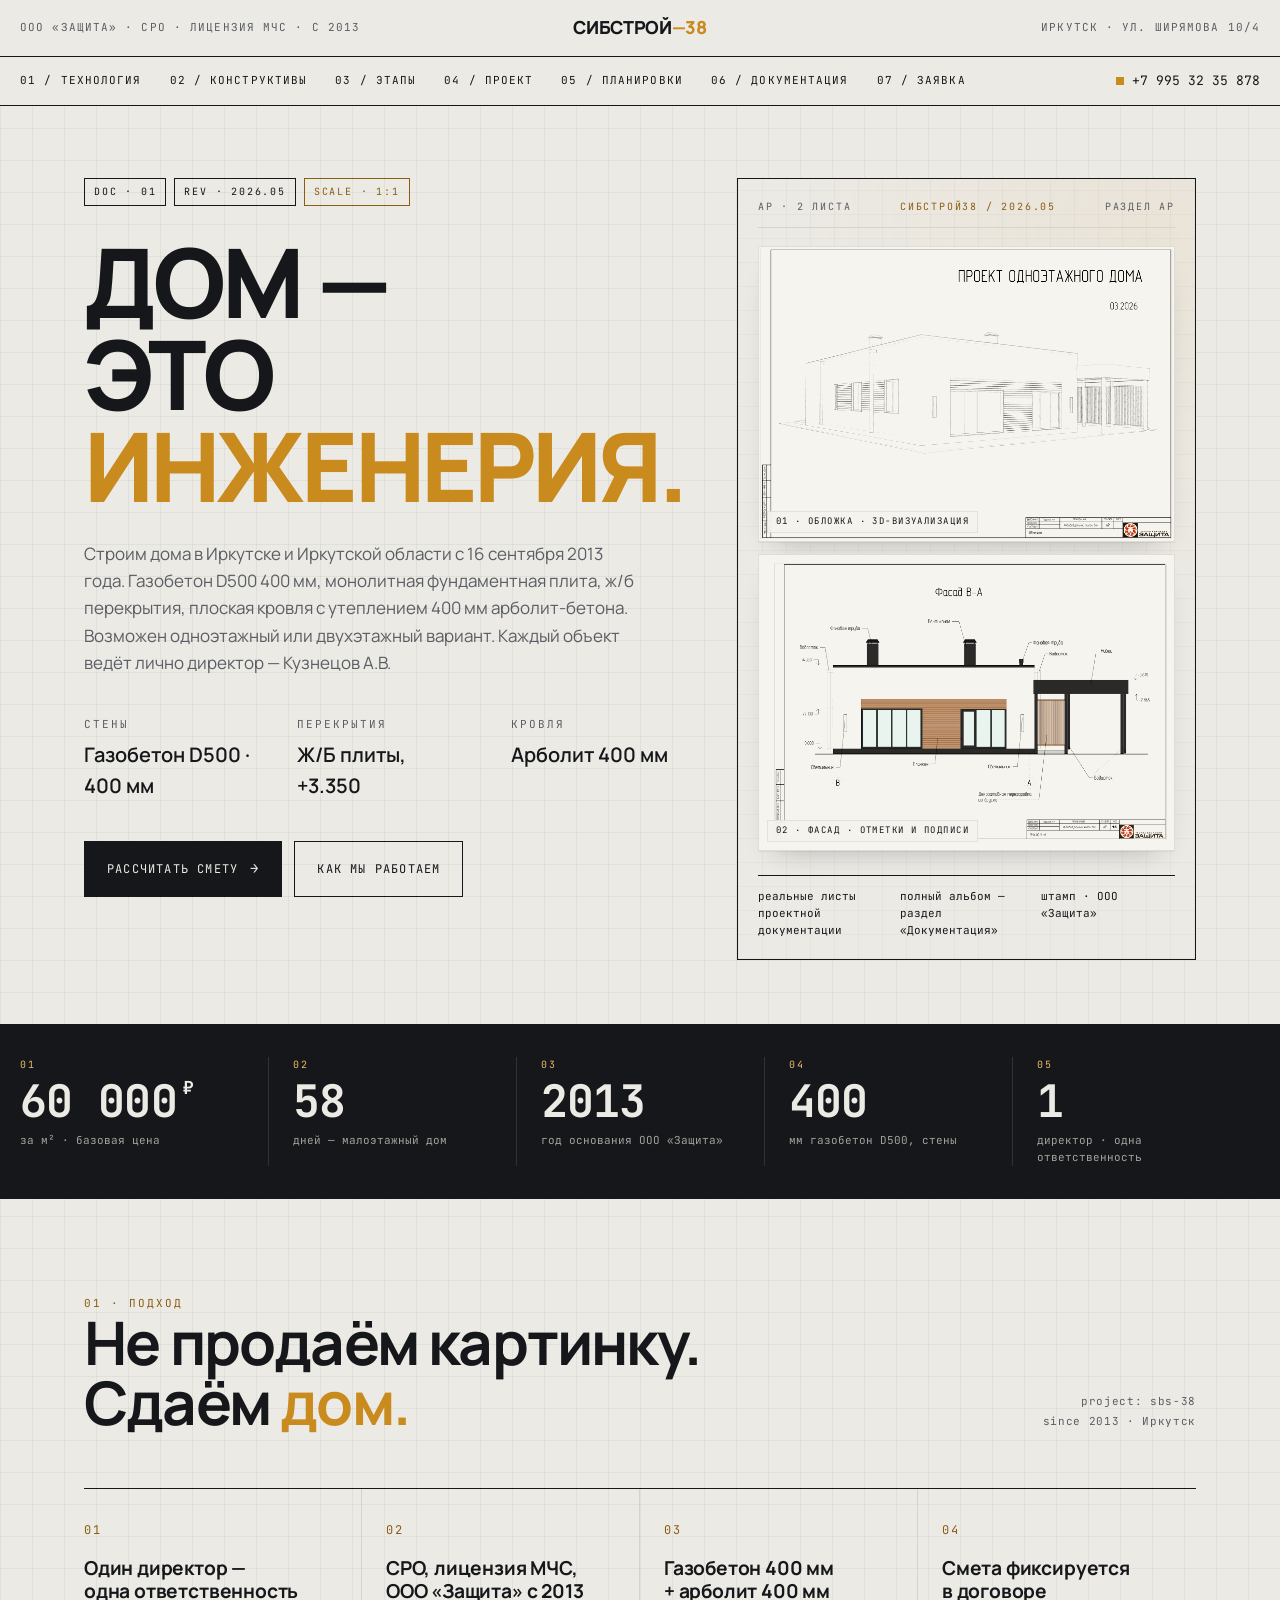
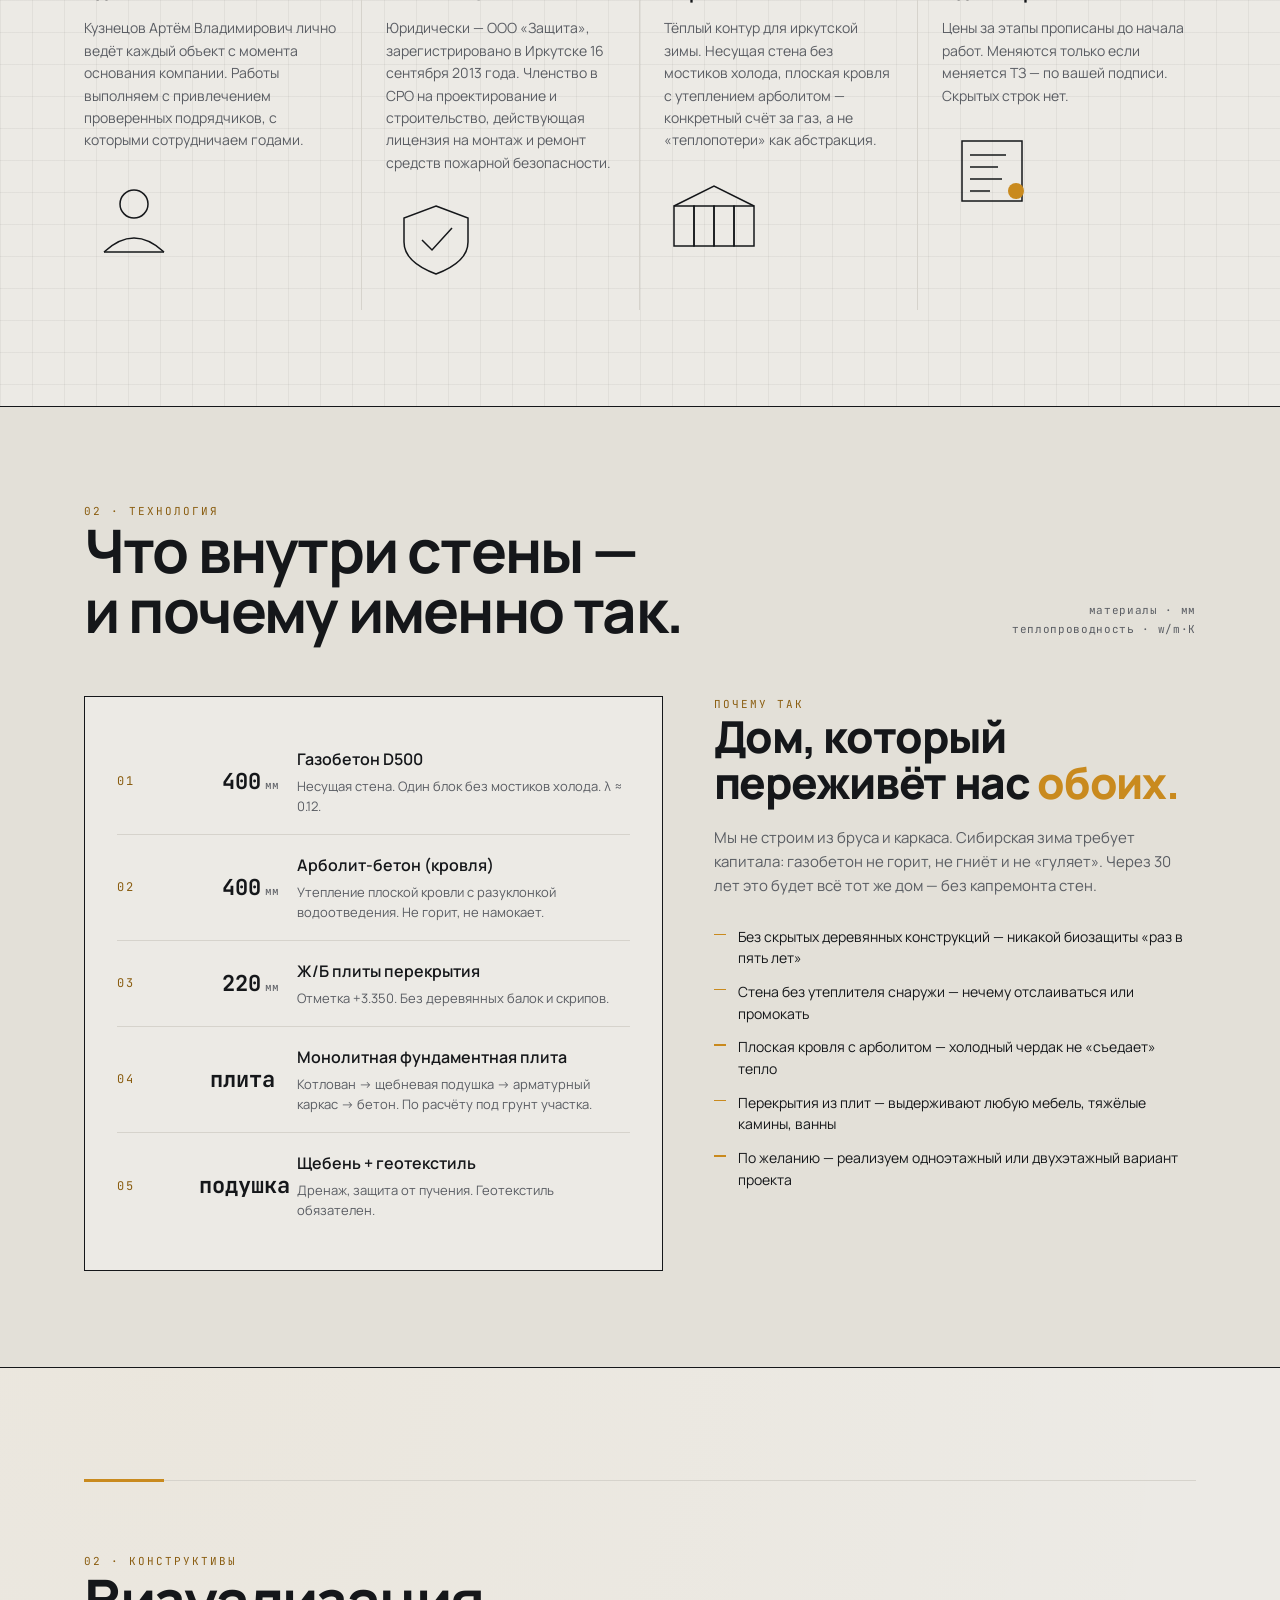
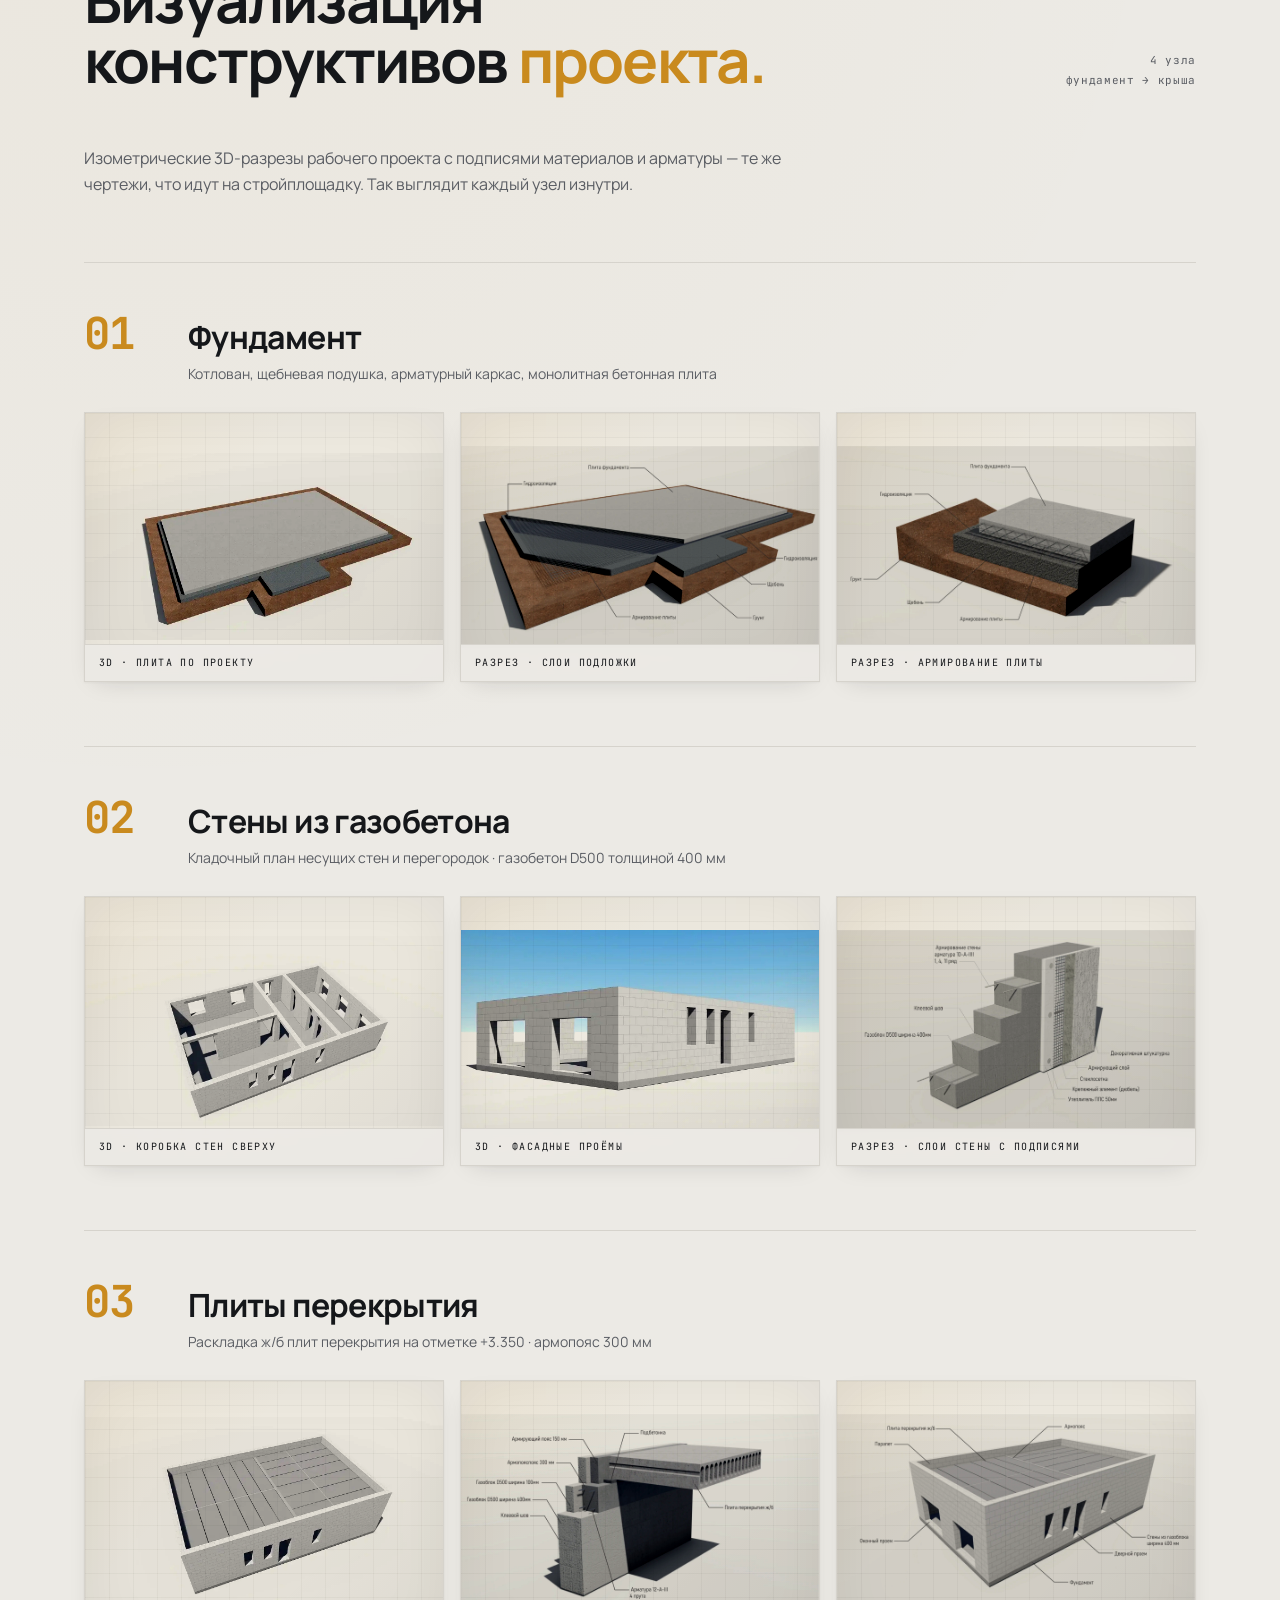
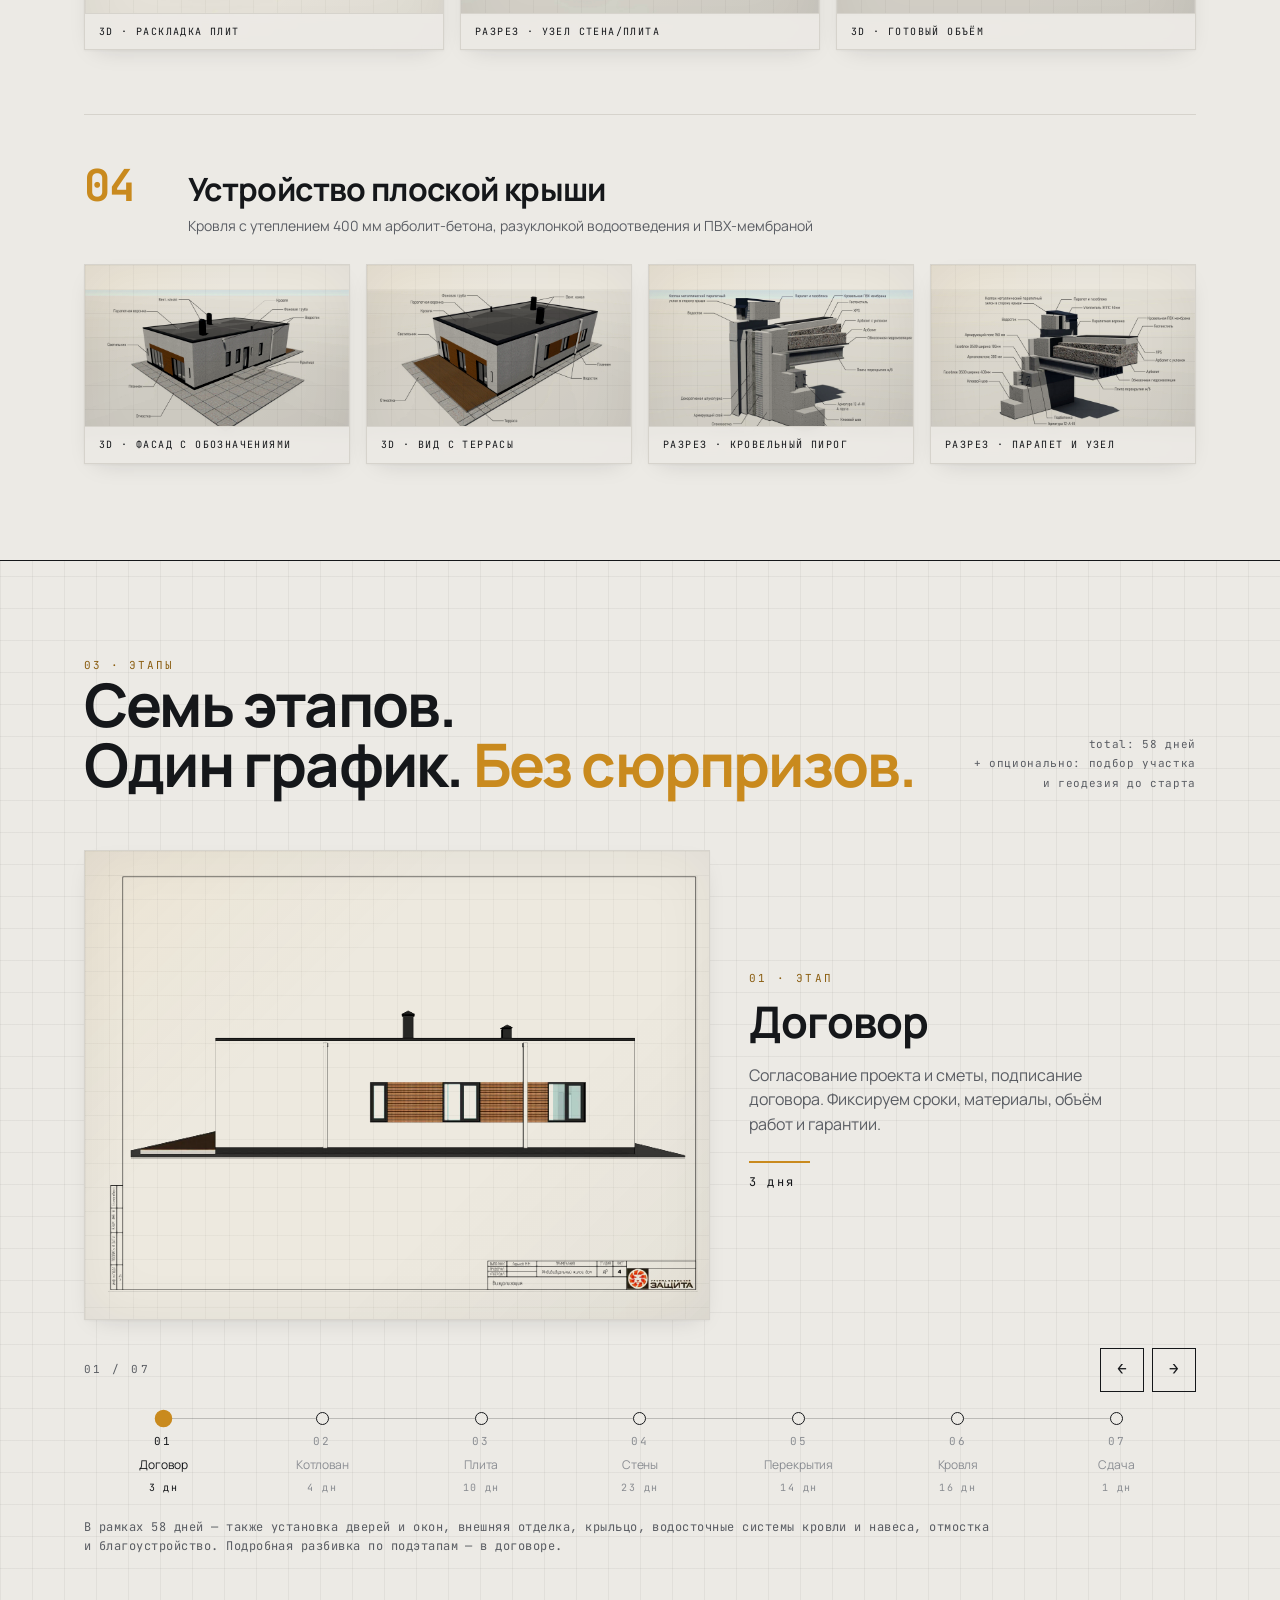
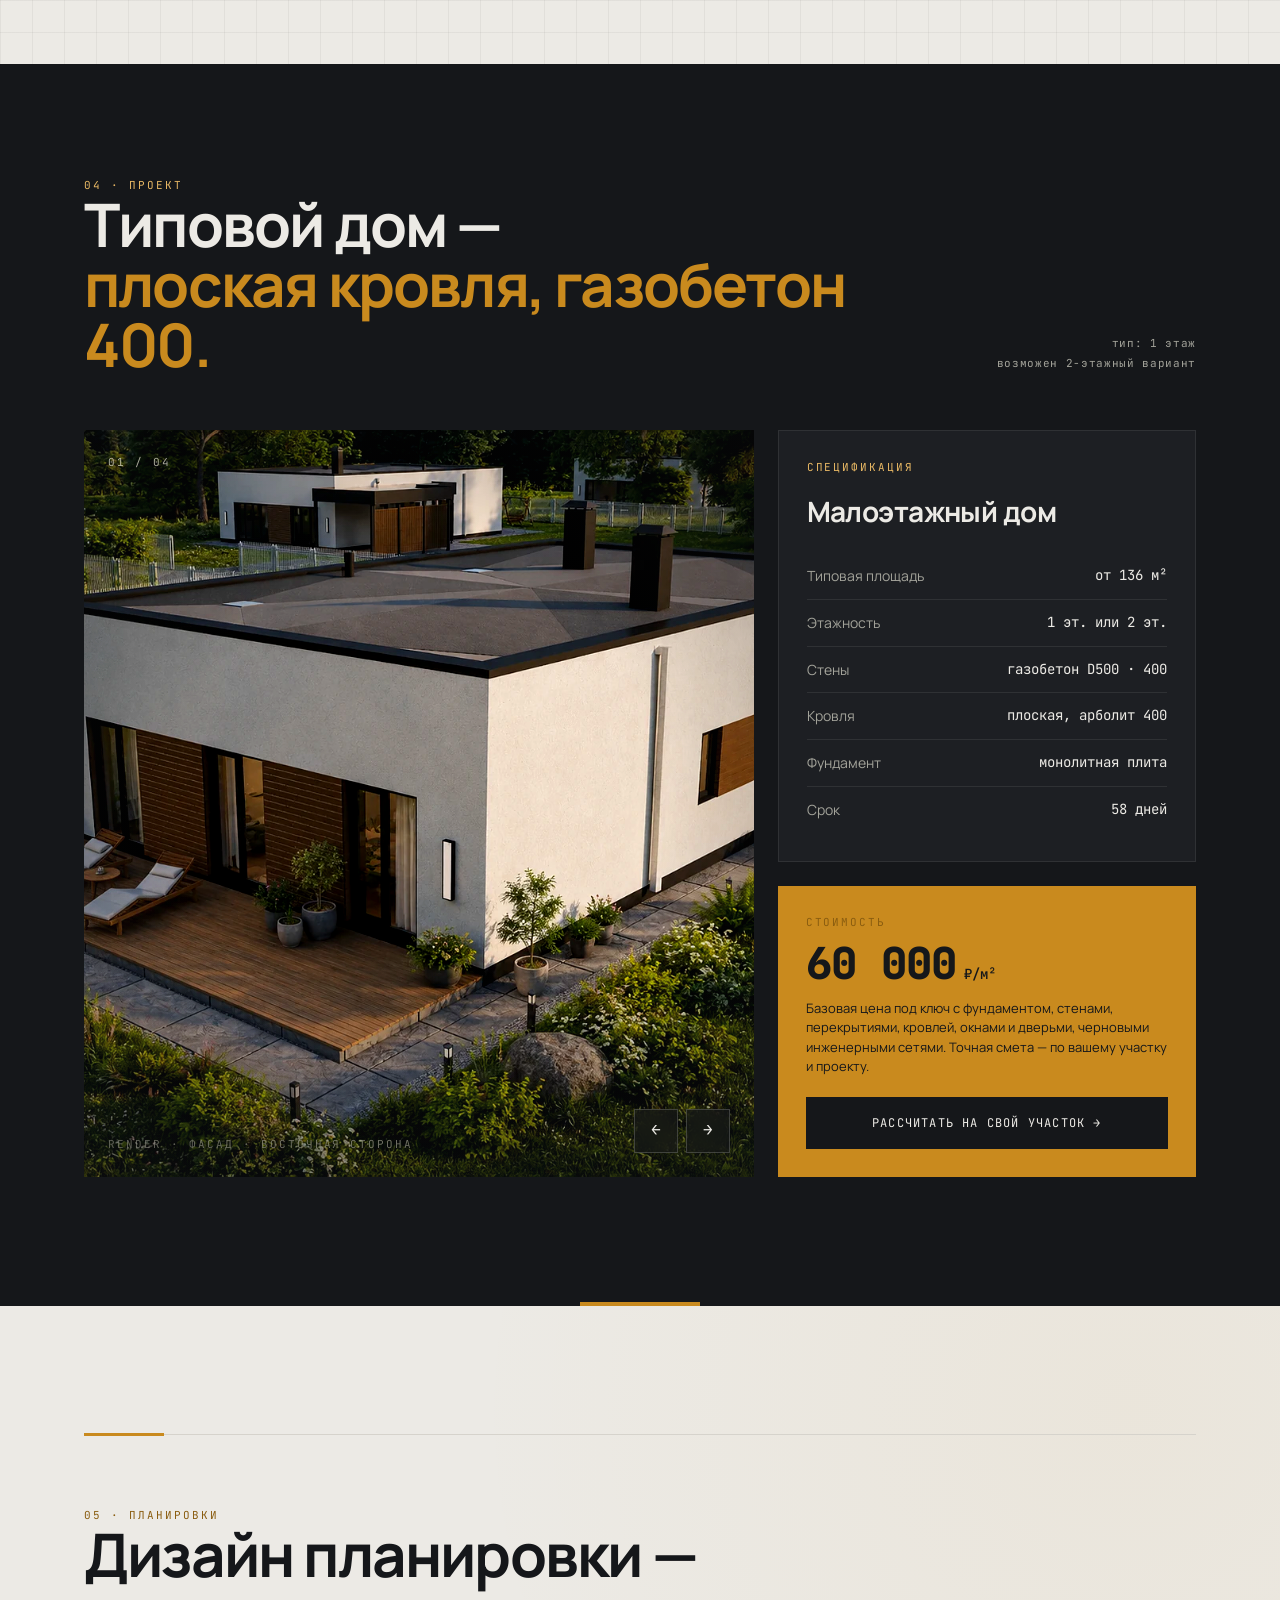
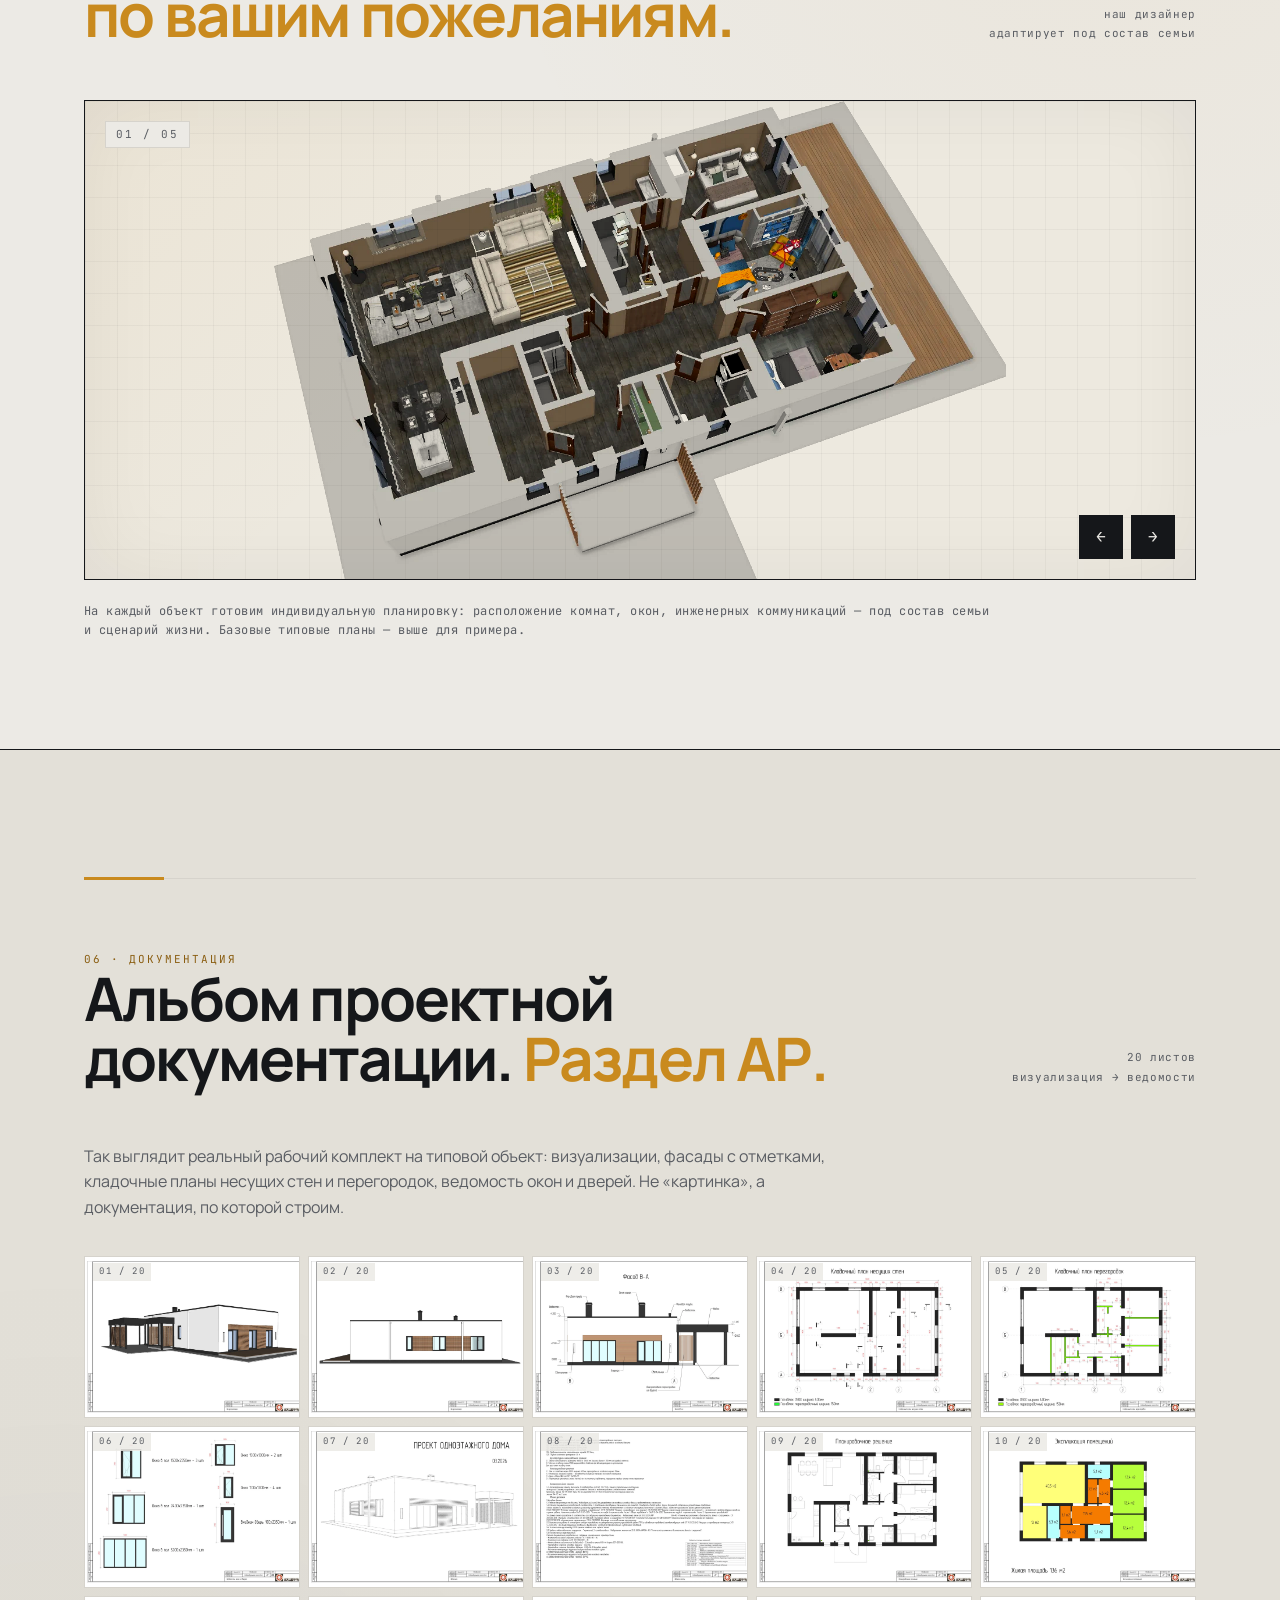
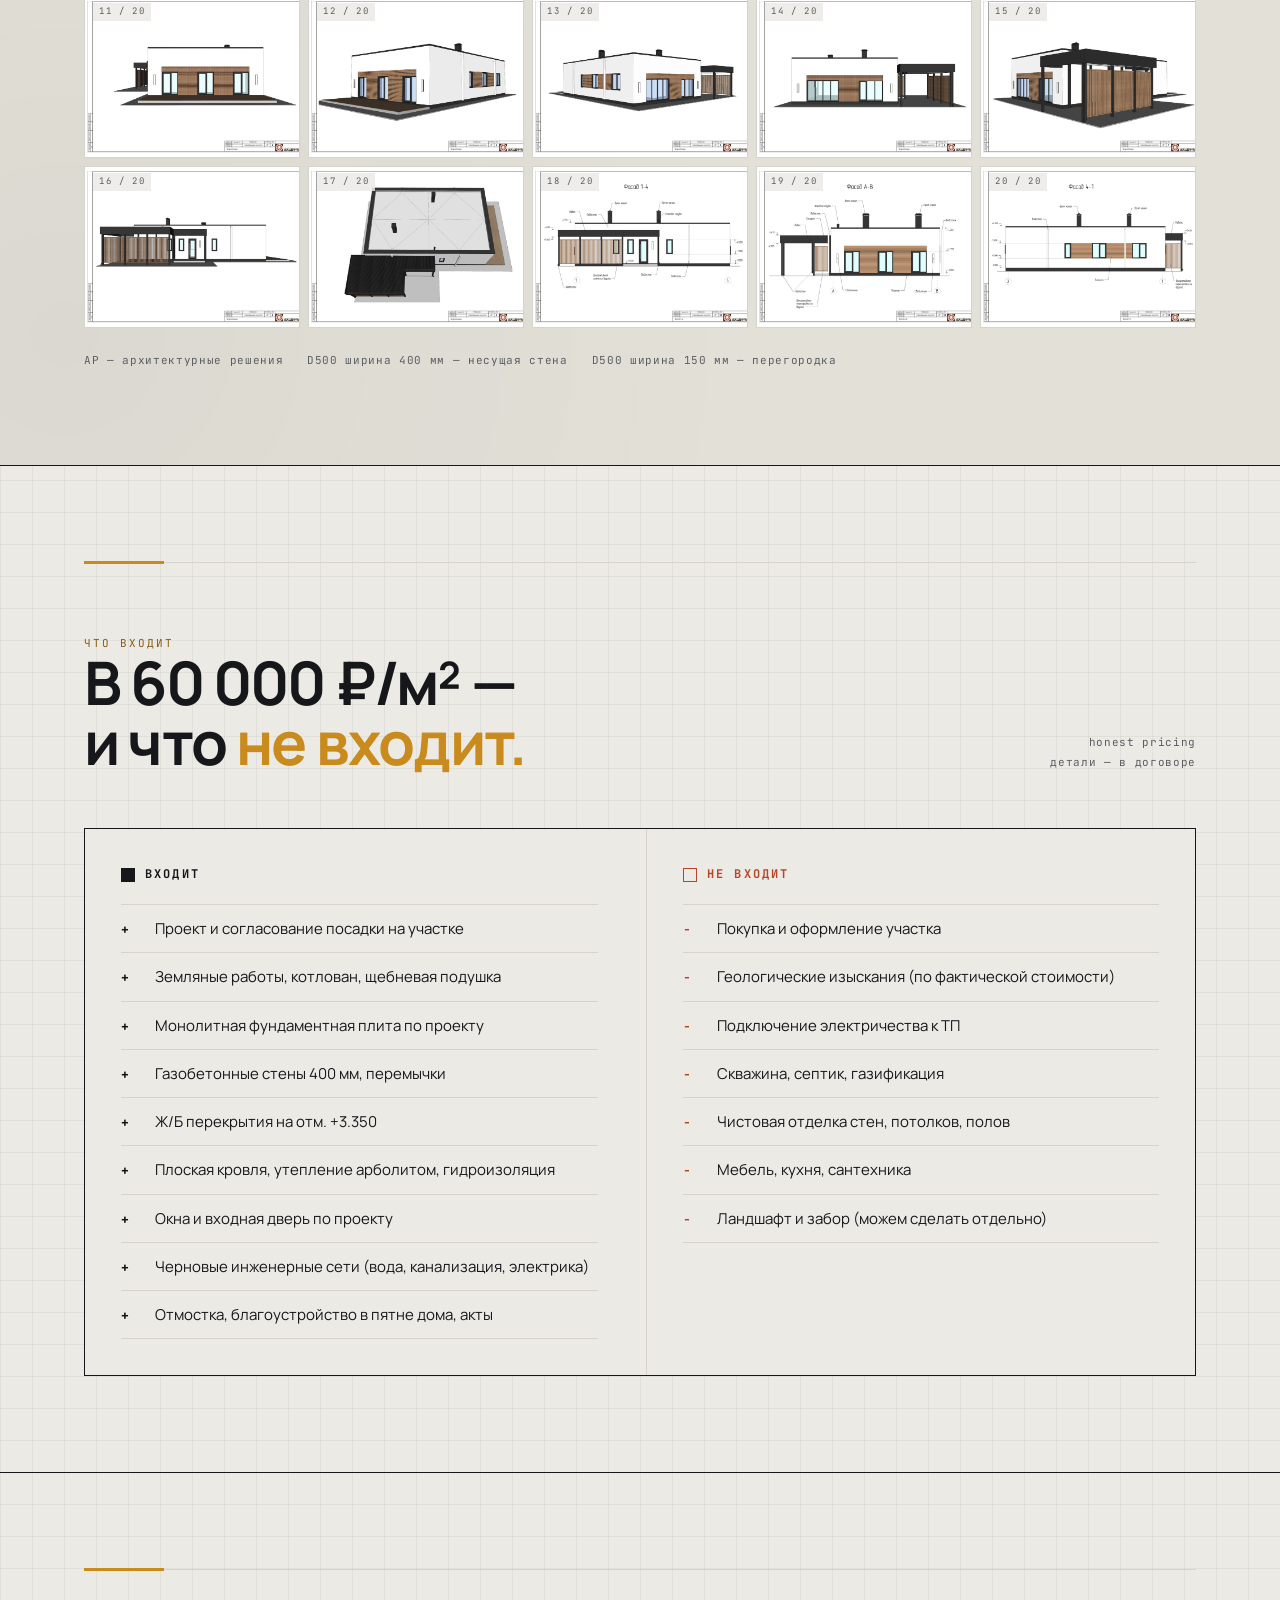
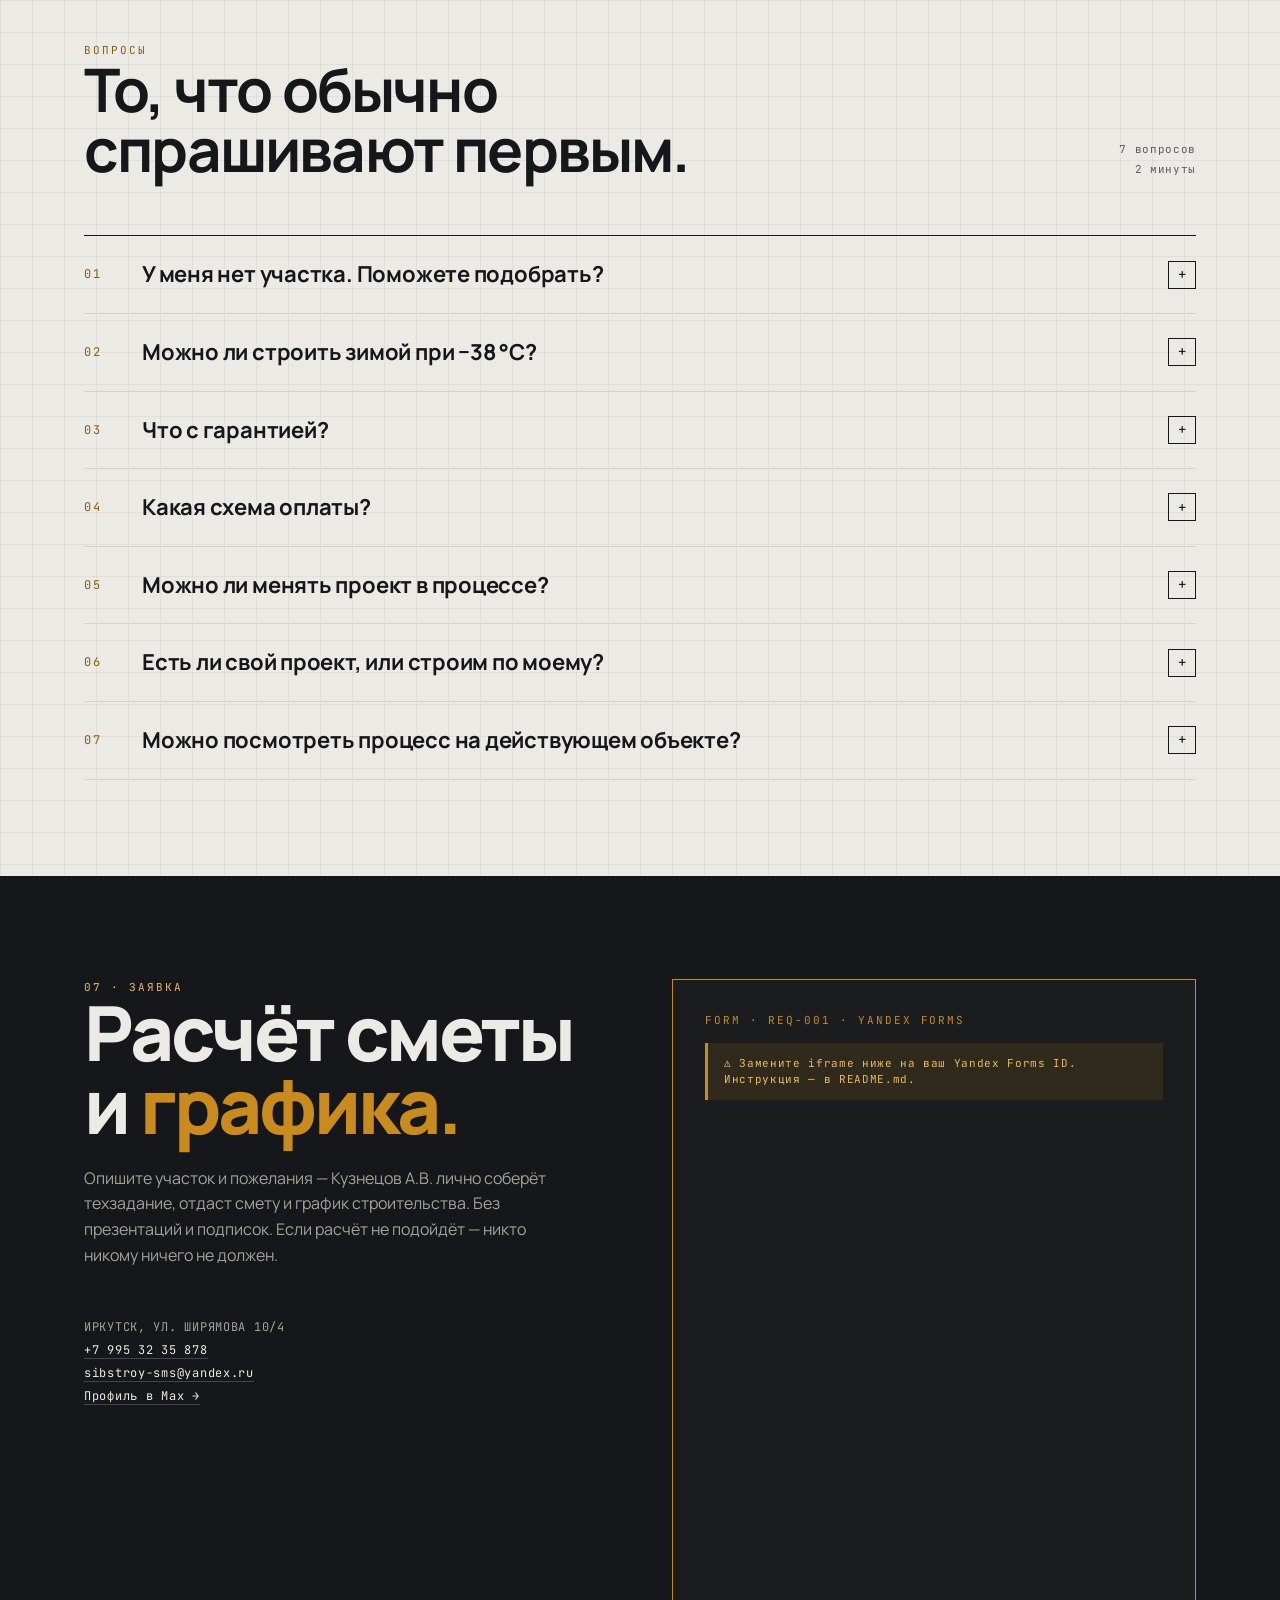
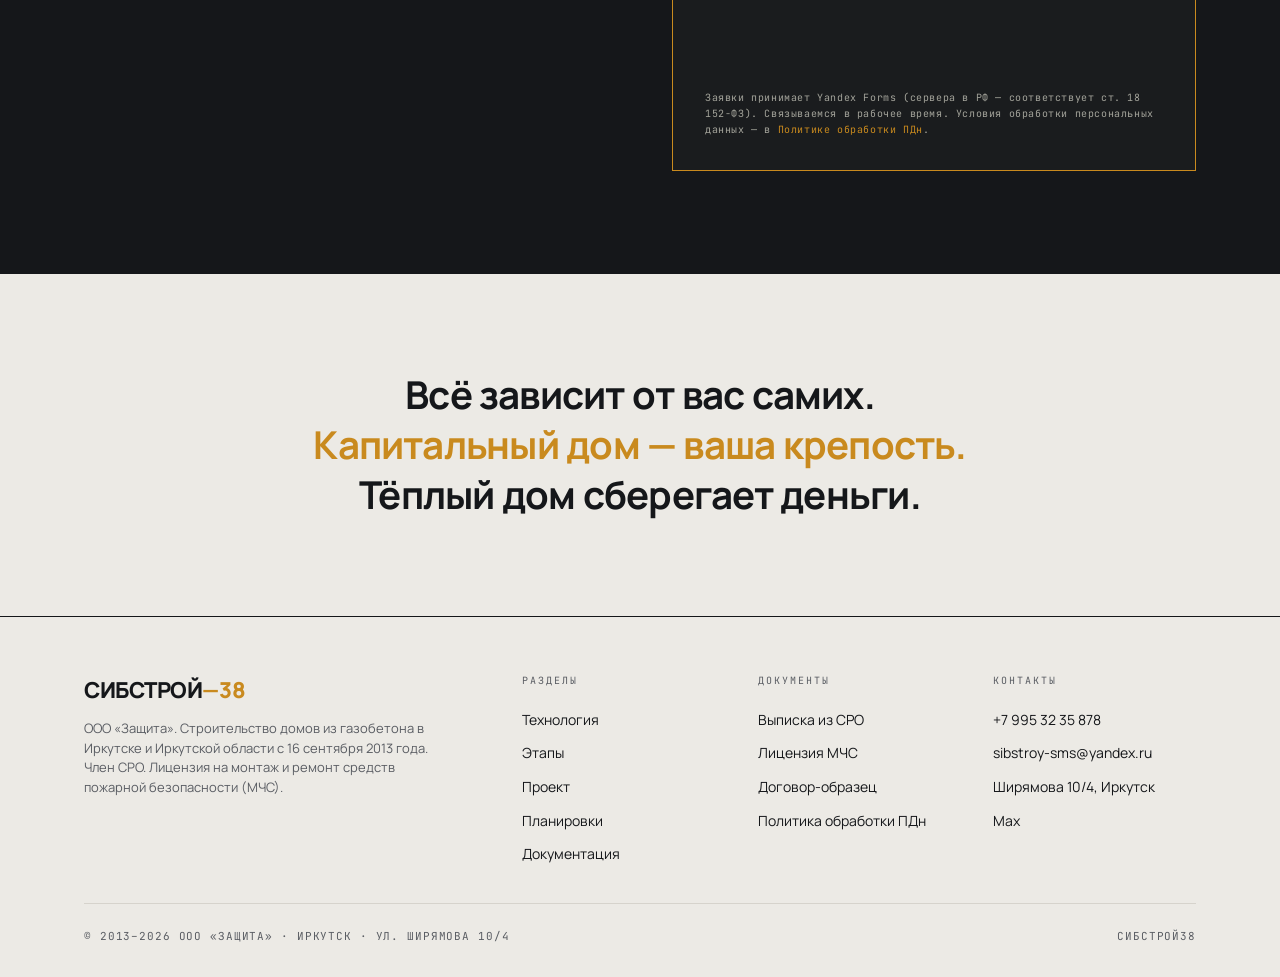
<file: index.html>
<!doctype html>
<html lang="ru">
<head>
<meta charset="utf-8">
<meta name="viewport" content="width=device-width, initial-scale=1">
<meta name="theme-color" content="#15171a">
<meta name="description" content="СибСтрой38 — строительство домов из газобетона D500 400 мм в Иркутске и Иркутской области. ООО «Защита» с 16 сентября 2013 года. Стоимость от 60 000 ₽/м², срок 58 дней.">
<title>СибСтрой38 — строительство домов из газобетона в Иркутске</title>

<link rel="preconnect" href="https://fonts.googleapis.com">
<link rel="preconnect" href="https://fonts.gstatic.com" crossorigin>
<link href="https://fonts.googleapis.com/css2?family=Manrope:wght@400;500;600;700;800&family=JetBrains+Mono:wght@400;500;700&display=swap" rel="stylesheet">

<link rel="stylesheet" href="styles.css">
</head>
<body>

<!-- =====================================================
     HEADER
     ===================================================== -->
<header>
  <div class="topbar">
    <div class="container topbar-inner">
      <div class="topbar-left mono">ООО «ЗАЩИТА» · СРО · ЛИЦЕНЗИЯ МЧС · С 2013</div>
      <div class="brand">СИБСТРОЙ<span class="accent">—38</span></div>
      <div class="topbar-right mono">ИРКУТСК · УЛ. ШИРЯМОВА 10/4</div>
    </div>
  </div>

  <div class="navbar">
    <div class="container navbar-inner">
      <nav id="primary-nav">
        <a href="#tech">01 / Технология</a>
        <a href="#constructs">02 / Конструктивы</a>
        <a href="#process">03 / Этапы</a>
        <a href="#project">04 / Проект</a>
        <a href="#plans">05 / Планировки</a>
        <a href="#blueprints">06 / Документация</a>
        <a href="#contact">07 / Заявка</a>
      </nav>
      <button class="nav-toggle" aria-controls="primary-nav" aria-label="Меню">Меню</button>
      <div class="phone">
        <a href="tel:+79953235878"><span class="pulse"></span><span>+7 995 32 35 878</span></a>
      </div>
    </div>
  </div>
</header>

<!-- =====================================================
     HERO
     ===================================================== -->
<section class="hero">
  <div class="container hero-grid">
    <div>
      <div class="hero-tags">
        <span class="tag">doc · 01</span>
        <span class="tag">rev · 2026.05</span>
        <span class="tag ochre">scale · 1:1</span>
      </div>
      <h1 class="display">
        ДОМ —<br>
        ЭТО<br>
        <span class="ochre">ИНЖЕНЕРИЯ.</span>
      </h1>
      <p class="lead">
        Строим дома в Иркутске и Иркутской области с 16 сентября 2013 года. Газобетон D500 400 мм, монолитная фундаментная плита, ж/б перекрытия, плоская кровля с утеплением 400 мм арболит-бетона. Возможен одноэтажный или двухэтажный вариант. Каждый объект ведёт лично директор — Кузнецов А.В.
      </p>
      <div class="hero-specs">
        <div>
          <div class="label">Стены</div>
          <div class="val">Газобетон D500 · 400 мм</div>
        </div>
        <div>
          <div class="label">Перекрытия</div>
          <div class="val">Ж/Б плиты, +3.350</div>
        </div>
        <div>
          <div class="label">Кровля</div>
          <div class="val">Арболит 400 мм</div>
        </div>
      </div>
      <div class="hero-cta">
        <a href="#contact" class="btn">Рассчитать смету <span class="arrow">→</span></a>
        <a href="#process" class="btn btn-ghost">Как мы работаем</a>
      </div>
    </div>

    <!-- Hero blueprint — коллаж из реальных листов АР, ООО «Защита» -->
    <figure class="blueprint framed hero-blueprint-real">
      <span class="corner-bl"></span><span class="corner-br"></span>
      <div class="blueprint-head">
        <span>АР · 2 листа</span>
        <span>СибСтрой38 / 2026.05</span>
        <span>раздел АР</span>
      </div>
      <div class="hero-collage hero-collage-1x2">
        <a href="#blueprints" class="hero-collage-tile" aria-label="Обложка проекта одноэтажного дома">
          <img src="img/renders/hero-blueprint.webp"
               alt="Обложка раздела АР: проект одноэтажного дома"
               loading="eager"
               decoding="async" />
          <span class="hero-collage-label mono">01 · обложка · 3D-визуализация</span>
        </a>
        <a href="#blueprints" class="hero-collage-tile" aria-label="Фасад В-А с отметками">
          <img src="img/process/process-20.webp" alt="Фасад В-А с отметками высот" loading="lazy" />
          <span class="hero-collage-label mono">02 · фасад · отметки и подписи</span>
        </a>
      </div>
      <figcaption class="blueprint-legend">
        <span>реальные листы проектной документации</span>
        <span>полный альбом — раздел «Документация»</span>
        <span>штамп · ООО «Защита»</span>
      </figcaption>
    </figure>
  </div>
</section>

<!-- =====================================================
     SPECS BAR
     ===================================================== -->
<section class="specs-bar">
  <div class="container specs-bar-inner">
    <div class="item">
      <div class="num">01</div>
      <div class="big">60 000<sup style="font-size:0.4em;vertical-align:top;margin-left:6px;">₽</sup></div>
      <div class="desc">за м² · базовая цена</div>
    </div>
    <div class="item">
      <div class="num">02</div>
      <div class="big">58</div>
      <div class="desc">дней — малоэтажный дом</div>
    </div>
    <div class="item">
      <div class="num">03</div>
      <div class="big">2013</div>
      <div class="desc">год основания ООО «Защита»</div>
    </div>
    <div class="item">
      <div class="num">04</div>
      <div class="big">400</div>
      <div class="desc">мм газобетон D500, стены</div>
    </div>
    <div class="item">
      <div class="num">05</div>
      <div class="big">1</div>
      <div class="desc">директор · одна ответственность</div>
    </div>
  </div>
</section>

<!-- =====================================================
     PRINCIPLES
     ===================================================== -->
<section class="principles" id="why">
  <div class="container">
    <div class="section-head">
      <div>
        <div class="label ochre">01 · подход</div>
        <h2>Не продаём картинку.<br>Сдаём <span class="ochre">дом.</span></h2>
      </div>
      <div class="meta">project: sbs-38<br>since 2013 · Иркутск</div>
    </div>

    <div class="principles-grid">
      <div class="principle">
        <div class="num">01</div>
        <h3>Один директор —<br>одна ответственность</h3>
        <p>Кузнецов Артём Владимирович лично ведёт каждый объект с момента основания компании. Работы выполняем с привлечением проверенных подрядчиков, с которыми сотрудничаем годами.</p>
        <svg class="icon" viewBox="0 0 100 80" fill="none" stroke="#15171a" stroke-width="1.5">
          <circle cx="50" cy="28" r="14"/>
          <path d="M20 76 Q50 48 80 76"/>
          <line x1="20" y1="76" x2="80" y2="76"/>
        </svg>
      </div>
      <div class="principle">
        <div class="num">02</div>
        <h3>СРО, лицензия МЧС,<br>ООО «Защита» с 2013</h3>
        <p>Юридически — ООО «Защита», зарегистрировано в Иркутске 16 сентября 2013 года. Членство в СРО на проектирование и строительство, действующая лицензия на монтаж и ремонт средств пожарной безопасности.</p>
        <svg class="icon" viewBox="0 0 100 80" fill="none" stroke="#15171a" stroke-width="1.5">
          <path d="M50 8 L82 20 L82 44 Q82 64 50 76 Q18 64 18 44 L18 20 Z"/>
          <path d="M36 42 L46 52 L66 30"/>
        </svg>
      </div>
      <div class="principle">
        <div class="num">03</div>
        <h3>Газобетон 400 мм<br>+ арболит 400 мм</h3>
        <p>Тёплый контур для иркутской зимы. Несущая стена без мостиков холода, плоская кровля с утеплением арболитом — конкретный счёт за газ, а не «теплопотери» как абстракция.</p>
        <svg class="icon" viewBox="0 0 100 80" fill="none" stroke="#15171a" stroke-width="1.5">
          <rect x="10" y="30" width="20" height="40"/>
          <rect x="30" y="30" width="20" height="40"/>
          <rect x="50" y="30" width="20" height="40"/>
          <rect x="70" y="30" width="20" height="40"/>
          <path d="M10 30 L50 10 L90 30"/>
        </svg>
      </div>
      <div class="principle">
        <div class="num">04</div>
        <h3>Смета фиксируется<br>в договоре</h3>
        <p>Цены за этапы прописаны до начала работ. Меняются только если меняется ТЗ — по вашей подписи. Скрытых строк нет.</p>
        <svg class="icon" viewBox="0 0 100 80" fill="none" stroke="#15171a" stroke-width="1.5">
          <rect x="20" y="10" width="60" height="60"/>
          <line x1="28" y1="24" x2="64" y2="24"/>
          <line x1="28" y1="36" x2="56" y2="36"/>
          <line x1="28" y1="48" x2="60" y2="48"/>
          <line x1="28" y1="60" x2="48" y2="60"/>
          <circle cx="74" cy="60" r="8" fill="#c98a1e" stroke="none"/>
        </svg>
      </div>
    </div>
  </div>
</section>

<!-- =====================================================
     TECHNOLOGY
     ===================================================== -->
<section class="tech" id="tech">
  <div class="container">
    <div class="section-head">
      <div>
        <div class="label ochre">02 · технология</div>
        <h2>Что внутри стены —<br>и почему именно так.</h2>
      </div>
      <div class="meta">материалы · мм<br>теплопроводность · w/m·K</div>
    </div>

    <div class="tech-grid">
      <div class="tech-layers framed">
        <span class="corner-bl"></span><span class="corner-br"></span>
        <div class="layer">
          <div class="lnum">01</div>
          <div class="lthick">400<small>мм</small></div>
          <div>
            <div class="lname">Газобетон D500</div>
            <div class="ldesc">Несущая стена. Один блок без мостиков холода. λ ≈ 0.12.</div>
          </div>
        </div>
        <div class="layer">
          <div class="lnum">02</div>
          <div class="lthick">400<small>мм</small></div>
          <div>
            <div class="lname">Арболит-бетон (кровля)</div>
            <div class="ldesc">Утепление плоской кровли с разуклонкой водоотведения. Не горит, не намокает.</div>
          </div>
        </div>
        <div class="layer">
          <div class="lnum">03</div>
          <div class="lthick">220<small>мм</small></div>
          <div>
            <div class="lname">Ж/Б плиты перекрытия</div>
            <div class="ldesc">Отметка +3.350. Без деревянных балок и скрипов.</div>
          </div>
        </div>
        <div class="layer">
          <div class="lnum">04</div>
          <div class="lthick">плита<small></small></div>
          <div>
            <div class="lname">Монолитная фундаментная плита</div>
            <div class="ldesc">Котлован → щебневая подушка → арматурный каркас → бетон. По расчёту под грунт участка.</div>
          </div>
        </div>
        <div class="layer">
          <div class="lnum">05</div>
          <div class="lthick">подушка<small></small></div>
          <div>
            <div class="lname">Щебень + геотекстиль</div>
            <div class="ldesc">Дренаж, защита от пучения. Геотекстиль обязателен.</div>
          </div>
        </div>
      </div>

      <div class="tech-side">
        <div class="label ochre">почему так</div>
        <h2>Дом, который<br>переживёт нас <span class="ochre">обоих.</span></h2>
        <p class="lead">
          Мы не строим из бруса и каркаса. Сибирская зима требует капитала: газобетон не горит, не гниёт и не «гуляет». Через 30 лет это будет всё тот же дом — без капремонта стен.
        </p>
        <ul>
          <li>Без скрытых деревянных конструкций — никакой биозащиты «раз в пять лет»</li>
          <li>Стена без утеплителя снаружи — нечему отслаиваться или промокать</li>
          <li>Плоская кровля с арболитом — холодный чердак не «съедает» тепло</li>
          <li>Перекрытия из плит — выдерживают любую мебель, тяжёлые камины, ванны</li>
          <li>По желанию — реализуем одноэтажный или двухэтажный вариант проекта</li>
        </ul>
      </div>
    </div>
  </div>
</section>

<!-- =====================================================
     CONSTRUCTS — Визуализация конструктивов проекта
     ===================================================== -->
<section class="constructs" id="constructs">
  <div class="container">
    <div class="section-divider"></div>
    <div class="section-head">
      <div>
        <div class="label ochre">02 · конструктивы</div>
        <h2>Визуализация<br>конструктивов <span class="ochre">проекта.</span></h2>
      </div>
      <div class="meta">4 узла<br>фундамент → крыша</div>
    </div>

    <p class="constructs-lead">
      Изометрические 3D-разрезы рабочего проекта с подписями материалов и арматуры — те же чертежи, что идут на стройплощадку. Так выглядит каждый узел изнутри.
    </p>

    <!-- 01 Фундамент -->
    <div class="construct-block">
      <div class="construct-head">
        <div class="cnum">01</div>
        <div>
          <h3>Фундамент</h3>
          <p>Котлован, щебневая подушка, арматурный каркас, монолитная бетонная плита</p>
        </div>
      </div>
      <div class="construct-images grid-3">
        <figure>
          <img loading="lazy" src="img/constructs/fnd-plate-3d.webp" alt="Монолитная фундаментная плита, 3D-визуализация">
          <figcaption>3D · плита по проекту</figcaption>
        </figure>
        <figure>
          <img loading="lazy" src="img/constructs/fnd-section-1.webp" alt="Разрез фундаментной плиты: грунт, щебень, гидроизоляция, арматура, бетон">
          <figcaption>разрез · слои подложки</figcaption>
        </figure>
        <figure>
          <img loading="lazy" src="img/constructs/fnd-section-2.webp" alt="Разрез фундаментной плиты, армирование">
          <figcaption>разрез · армирование плиты</figcaption>
        </figure>
      </div>
    </div>

    <!-- 02 Стены -->
    <div class="construct-block">
      <div class="construct-head">
        <div class="cnum">02</div>
        <div>
          <h3>Стены из газобетона</h3>
          <p>Кладочный план несущих стен и перегородок · газобетон D500 толщиной 400 мм</p>
        </div>
      </div>
      <div class="construct-images grid-3">
        <figure>
          <img loading="lazy" src="img/constructs/walls-box-top.webp" alt="Коробка газобетонных стен с проёмами окон и дверей, 3D">
          <figcaption>3D · коробка стен сверху</figcaption>
        </figure>
        <figure>
          <img loading="lazy" src="img/constructs/walls-box-side.webp" alt="Газобетонная коробка дома вид сбоку с оконными проёмами">
          <figcaption>3D · фасадные проёмы</figcaption>
        </figure>
        <figure>
          <img loading="lazy" src="img/constructs/walls-section.webp" alt="Разрез стены: газобетон D500 400мм, армирование, клеевой шов, утеплитель, штукатурка">
          <figcaption>разрез · слои стены с подписями</figcaption>
        </figure>
      </div>
    </div>

    <!-- 03 Перекрытия -->
    <div class="construct-block">
      <div class="construct-head">
        <div class="cnum">03</div>
        <div>
          <h3>Плиты перекрытия</h3>
          <p>Раскладка ж/б плит перекрытия на отметке +3.350 · армопояс 300 мм</p>
        </div>
      </div>
      <div class="construct-images grid-3">
        <figure>
          <img loading="lazy" src="img/constructs/slabs-top-3d.webp" alt="Уложенные ж/б плиты перекрытия на коробке стен, вид сверху">
          <figcaption>3D · раскладка плит</figcaption>
        </figure>
        <figure>
          <img loading="lazy" src="img/constructs/slabs-node.webp" alt="Узел соединения плиты перекрытия со стеной: армопояс, арматура 12-А-III, газоблок D500">
          <figcaption>разрез · узел стена/плита</figcaption>
        </figure>
        <figure>
          <img loading="lazy" src="img/constructs/slabs-house-3d.webp" alt="Объёмный вид дома с уложенным перекрытием и парапетом">
          <figcaption>3D · готовый объём</figcaption>
        </figure>
      </div>
    </div>

    <!-- 04 Кровля -->
    <div class="construct-block">
      <div class="construct-head">
        <div class="cnum">04</div>
        <div>
          <h3>Устройство плоской крыши</h3>
          <p>Кровля с утеплением 400 мм арболит-бетона, разуклонкой водоотведения и ПВХ-мембраной</p>
        </div>
      </div>
      <div class="construct-images grid-4">
        <figure>
          <img loading="lazy" src="img/constructs/roof-1.webp" alt="Дом с плоской кровлей в 3D с подписями: парапетная воронка, вентканал, фановая труба, водосток, светильник, планкен, отмостка, крыльцо">
          <figcaption>3D · фасад с обозначениями</figcaption>
        </figure>
        <figure>
          <img loading="lazy" src="img/constructs/roof-4.webp" alt="Дом с плоской кровлей, другой ракурс">
          <figcaption>3D · вид с террасы</figcaption>
        </figure>
        <figure>
          <img loading="lazy" src="img/constructs/roof-2.webp" alt="Разрез кровли: ПВХ-мембрана, геотекстиль, XPS, арболит с уклоном, плита перекрытия">
          <figcaption>разрез · кровельный пирог</figcaption>
        </figure>
        <figure>
          <img loading="lazy" src="img/constructs/roof-3.webp" alt="Разрез парапета: армирующий пояс, газоблок D500, армопескобетон 300мм">
          <figcaption>разрез · парапет и узел</figcaption>
        </figure>
      </div>
    </div>
  </div>
</section>

<!-- =====================================================
     PROCESS — 7 stages
     ===================================================== -->
<section class="process" id="process">
  <div class="container">
    <div class="section-head">
      <div>
        <div class="label ochre">03 · этапы</div>

        <h2>Семь этапов.<br>Один график. <span class="ochre">Без сюрпризов.</span></h2>
      </div>
      <div class="meta">total: 58 дней<br>+ опционально: подбор участка<br>и геодезия до старта</div>
    </div>

    <div class="stages-carousel" data-stages>
      <div class="stage-slides">
        <article class="stage-slide active" data-index="0">
          <div class="stage-image">
            <img loading="lazy" src="img/process/process-10.webp" alt="Архитектурное решение, фасад дома — рабочий чертёж">
          </div>
          <div class="stage-info">
            <div class="snum">01 · этап</div>
            <h3 class="stitle">Договор</h3>
            <p class="sdesc">Согласование проекта и сметы, подписание договора. Фиксируем сроки, материалы, объём работ и гарантии.</p>
            <div class="sdays">3 дня</div>
          </div>
        </article>

        <article class="stage-slide" data-index="1">
          <div class="stage-image">
            <img loading="lazy" src="img/constructs/fnd-section-1.webp" alt="Разрез фундамента: грунт, щебневая подушка, гидроизоляция, арматура, бетон">
          </div>
          <div class="stage-info">
            <div class="snum">02 · этап</div>
            <h3 class="stitle">Котлован + щебень</h3>
            <p class="sdesc">Снятие плодородного слоя, разработка котлована под плиту, послойное уплотнение щебневой подушки.</p>
            <div class="sdays">4 дня</div>
          </div>
        </article>

        <article class="stage-slide" data-index="2">
          <div class="stage-image">
            <img loading="lazy" src="img/constructs/fnd-plate-3d.webp" alt="Монолитная фундаментная плита, 3D-визуализация">
          </div>
          <div class="stage-info">
            <div class="snum">03 · этап</div>
            <h3 class="stitle">Плита-фундамент</h3>
            <p class="sdesc">Опалубка, двойной арматурный каркас, заливка монолитной железобетонной плиты. Выдержка до набора прочности.</p>
            <div class="sdays">10 дней</div>
          </div>
        </article>

        <article class="stage-slide" data-index="3">
          <div class="stage-image">
            <img loading="lazy" src="img/constructs/walls-box-side.webp" alt="Газобетонная коробка дома, вид сбоку с оконными проёмами">
          </div>
          <div class="stage-info">
            <div class="snum">04 · этап</div>
            <h3 class="stitle">Стены</h3>
            <p class="sdesc">Кладка несущих стен и перегородок из газобетона D500 толщиной 400 мм на клеевой шов. Армирование проёмов.</p>
            <div class="sdays">23 дня</div>
          </div>
        </article>

        <article class="stage-slide" data-index="4">
          <div class="stage-image">
            <img loading="lazy" src="img/constructs/slabs-top-3d.webp" alt="Раскладка ж/б плит перекрытия сверху на коробке стен">
          </div>
          <div class="stage-info">
            <div class="snum">05 · этап</div>
            <h3 class="stitle">Перекрытия</h3>
            <p class="sdesc">Монтаж армопояса 300 мм, укладка железобетонных плит перекрытия, замоноличивание швов.</p>
            <div class="sdays">14 дней</div>
          </div>
        </article>

        <article class="stage-slide" data-index="5">
          <div class="stage-image">
            <img loading="lazy" src="img/constructs/roof-1.webp" alt="3D-визуализация дома с плоской кровлей: парапет, водосток, фасад">
          </div>
          <div class="stage-info">
            <div class="snum">06 · этап</div>
            <h3 class="stitle">Кровля + фасад</h3>
            <p class="sdesc">Утепление арболит-бетоном с разуклонкой, ПВХ-мембрана, парапеты, водоотведение, внешняя отделка.</p>
            <div class="sdays">16 дней</div>
          </div>
        </article>

        <article class="stage-slide" data-index="6">
          <div class="stage-image">
            <img loading="lazy" src="img/renders/render-1.webp" alt="Готовый дом — фасад с восточной стороны">
          </div>
          <div class="stage-info">
            <div class="snum">07 · этап</div>
            <h3 class="stitle">Сдача</h3>
            <p class="sdesc">Финальный осмотр, проверка инженерных систем, передача ключей и исполнительной документации.</p>
            <div class="sdays">1 день</div>
          </div>
        </article>
      </div>

      <div class="stages-controls">
        <span class="stages-counter">01 / 07</span>
        <div class="stages-buttons">
          <button class="prev" aria-label="Предыдущий этап">←</button>
          <button class="next" aria-label="Следующий этап">→</button>
        </div>
      </div>

      <div class="stages-timeline" role="tablist" aria-label="Этапы строительства">
        <button class="stage-dot active" data-index="0" role="tab" aria-selected="true">
          <span class="dot-num">01</span>
          <span class="dot-label">Договор</span>
          <span class="dot-days">3 дн</span>
        </button>
        <button class="stage-dot" data-index="1" role="tab" aria-selected="false">
          <span class="dot-num">02</span>
          <span class="dot-label">Котлован</span>
          <span class="dot-days">4 дн</span>
        </button>
        <button class="stage-dot" data-index="2" role="tab" aria-selected="false">
          <span class="dot-num">03</span>
          <span class="dot-label">Плита</span>
          <span class="dot-days">10 дн</span>
        </button>
        <button class="stage-dot" data-index="3" role="tab" aria-selected="false">
          <span class="dot-num">04</span>
          <span class="dot-label">Стены</span>
          <span class="dot-days">23 дн</span>
        </button>
        <button class="stage-dot" data-index="4" role="tab" aria-selected="false">
          <span class="dot-num">05</span>
          <span class="dot-label">Перекрытия</span>
          <span class="dot-days">14 дн</span>
        </button>
        <button class="stage-dot" data-index="5" role="tab" aria-selected="false">
          <span class="dot-num">06</span>
          <span class="dot-label">Кровля</span>
          <span class="dot-days">16 дн</span>
        </button>
        <button class="stage-dot" data-index="6" role="tab" aria-selected="false">
          <span class="dot-num">07</span>
          <span class="dot-label">Сдача</span>
          <span class="dot-days">1 дн</span>
        </button>
      </div>
    </div>

    <p class="stages-note mono">
      В рамках 58 дней — также установка дверей и окон, внешняя отделка, крыльцо, водосточные системы кровли и навеса, отмостка и благоустройство. Подробная разбивка по подэтапам — в договоре.
    </p>
  </div>
</section>

<!-- =====================================================
     FEATURED PROJECT — внешний вид
     ===================================================== -->
<section class="project" id="project">
  <div class="container">
    <div class="section-head">
      <div>
        <div class="label on-dark">04 · проект</div>
        <h2>Типовой дом —<br><span class="ochre">плоская кровля, газобетон 400.</span></h2>
      </div>
      <div class="meta">тип: 1 этаж<br>возможен 2-этажный вариант</div>
    </div>

    <div class="project-body">
      <div class="gallery" data-gallery="renders" data-total="4">
        <div class="gallery-counter">01 / 04</div>

        <div class="gallery-slide active" style="background-image: url('img/renders/render-1.webp');">
          <div class="caption">render · фасад · восточная сторона</div>
        </div>
        <div class="gallery-slide" style="background-image: url('img/renders/render-2.webp');">
          <div class="caption">render · фасад · общий вид</div>
        </div>
        <div class="gallery-slide" style="background-image: url('img/renders/render-3.webp');">
          <div class="caption">render · фасад · вечерний свет</div>
        </div>
        <div class="gallery-slide" style="background-image: url('img/renders/hero.webp');">
          <div class="caption">render · варианты посадки на участке</div>
        </div>

        <div class="gallery-controls">
          <button class="prev" aria-label="Предыдущее фото">←</button>
          <button class="next" aria-label="Следующее фото">→</button>
        </div>
      </div>

      <div class="project-side">
        <div class="spec-card">
          <div class="label">спецификация</div>
          <h3>Малоэтажный дом</h3>
          <div class="specs-list">
            <div class="row"><span class="k">Типовая площадь</span><span class="v">от 136 м²</span></div>
            <div class="row"><span class="k">Этажность</span><span class="v">1 эт. или 2 эт.</span></div>
            <div class="row"><span class="k">Стены</span><span class="v">газобетон D500 · 400</span></div>
            <div class="row"><span class="k">Кровля</span><span class="v">плоская, арболит 400</span></div>
            <div class="row"><span class="k">Фундамент</span><span class="v">монолитная плита</span></div>
            <div class="row"><span class="k">Срок</span><span class="v">58 дней</span></div>
          </div>
        </div>

        <div class="price-card">
          <div class="label">стоимость</div>
          <div class="price">60 000<small> ₽/м²</small></div>
          <p>Базовая цена под ключ с фундаментом, стенами, перекрытиями, кровлей, окнами и дверьми, черновыми инженерными сетями. Точная смета — по вашему участку и проекту.</p>
          <a href="#contact" class="btn">Рассчитать на свой участок →</a>
        </div>
      </div>
    </div>
  </div>
</section>

<!-- =====================================================
     PLANS — Дизайн планировки
     ===================================================== -->
<section class="plans" id="plans">
  <div class="container">
    <div class="section-divider"></div>
    <div class="section-head">
      <div>
        <div class="label ochre">05 · планировки</div>
        <h2>Дизайн планировки —<br><span class="ochre">по вашим пожеланиям.</span></h2>
      </div>
      <div class="meta">наш дизайнер<br>адаптирует под состав семьи</div>
    </div>

    <div class="plans-gallery" data-gallery="plans" data-total="5">
      <div class="plans-counter">01 / 05</div>

      <div class="plans-slide active" style="background-image: url('img/plans/plan-1.webp');"></div>
      <div class="plans-slide" style="background-image: url('img/plans/plan-2.webp');"></div>
      <div class="plans-slide" style="background-image: url('img/plans/plan-3.webp');"></div>
      <div class="plans-slide" style="background-image: url('img/plans/plan-4.webp');"></div>
      <div class="plans-slide" style="background-image: url('img/plans/plan-5.webp');"></div>

      <div class="plans-controls">
        <button class="prev" aria-label="Предыдущая планировка">←</button>
        <button class="next" aria-label="Следующая планировка">→</button>
      </div>
    </div>

    <p class="plans-note mono">
      На каждый объект готовим индивидуальную планировку: расположение комнат, окон, инженерных коммуникаций — под состав семьи и сценарий жизни. Базовые типовые планы — выше для примера.
    </p>
  </div>
</section>

<!-- =====================================================
     BLUEPRINTS — Альбом проектной документации
     ===================================================== -->
<section class="blueprints" id="blueprints">
  <div class="container">
    <div class="section-divider"></div>
    <div class="section-head">
      <div>
        <div class="label ochre">06 · документация</div>
        <h2>Альбом проектной<br>документации. <span class="ochre">Раздел АР.</span></h2>
      </div>
      <div class="meta">20 листов<br>визуализация → ведомости</div>
    </div>

    <p class="blueprints-lead">
      Так выглядит реальный рабочий комплект на типовой объект: визуализации, фасады с отметками, кладочные планы несущих стен и перегородок, ведомость окон и дверей. Не «картинка», а документация, по которой строим.
    </p>

    <div class="blueprints-grid" id="blueprints-grid">
      <!-- генерируется через script.js -->
    </div>

    <div class="blueprints-legend mono">
      <span>АР — архитектурные решения</span>
      <span>D500 ширина 400 мм — несущая стена</span>
      <span>D500 ширина 150 мм — перегородка</span>
    </div>
  </div>
</section>

<!-- =====================================================
     INCLUDED
     ===================================================== -->
<section class="included" id="included">
  <div class="container">
    <div class="section-divider"></div>
    <div class="section-head">
      <div>
        <div class="label ochre">что входит</div>
        <h2>В 60 000 ₽/м² —<br>и что <span class="ochre">не входит.</span></h2>
      </div>
      <div class="meta">honest pricing<br>детали — в договоре</div>
    </div>

    <div class="included-grid">
      <div class="included-col yes">
        <h3>Входит</h3>
        <ul>
          <li><span class="marker">+</span><span>Проект и согласование посадки на участке</span></li>
          <li><span class="marker">+</span><span>Земляные работы, котлован, щебневая подушка</span></li>
          <li><span class="marker">+</span><span>Монолитная фундаментная плита по проекту</span></li>
          <li><span class="marker">+</span><span>Газобетонные стены 400 мм, перемычки</span></li>
          <li><span class="marker">+</span><span>Ж/Б перекрытия на отм. +3.350</span></li>
          <li><span class="marker">+</span><span>Плоская кровля, утепление арболитом, гидроизоляция</span></li>
          <li><span class="marker">+</span><span>Окна и входная дверь по проекту</span></li>
          <li><span class="marker">+</span><span>Черновые инженерные сети (вода, канализация, электрика)</span></li>
          <li><span class="marker">+</span><span>Отмостка, благоустройство в пятне дома, акты</span></li>
        </ul>
      </div>
      <div class="included-col no">
        <h3>Не входит</h3>
        <ul>
          <li><span class="marker">−</span><span>Покупка и оформление участка</span></li>
          <li><span class="marker">−</span><span>Геологические изыскания (по фактической стоимости)</span></li>
          <li><span class="marker">−</span><span>Подключение электричества к ТП</span></li>
          <li><span class="marker">−</span><span>Скважина, септик, газификация</span></li>
          <li><span class="marker">−</span><span>Чистовая отделка стен, потолков, полов</span></li>
          <li><span class="marker">−</span><span>Мебель, кухня, сантехника</span></li>
          <li><span class="marker">−</span><span>Ландшафт и забор (можем сделать отдельно)</span></li>
        </ul>
      </div>
    </div>
  </div>
</section>

<!-- =====================================================
     FAQ
     ===================================================== -->
<section class="faq" id="faq">
  <div class="container">
    <div class="section-divider"></div>
    <div class="section-head">
      <div>
        <div class="label ochre">вопросы</div>
        <h2>То, что обычно<br>спрашивают первым.</h2>
      </div>
      <div class="meta">7 вопросов<br>2 минуты</div>
    </div>

    <div class="faq-list">
      <details class="faq-item">
        <summary>
          <span class="qnum">01</span>
          <span class="qtext">У меня нет участка. Поможете подобрать?</span>
          <span class="plus">+</span>
        </summary>
        <div class="faq-answer">
          Да. Наши специалисты со строительным образованием готовы помочь с подбором участка, провести его геодезию и подобрать оптимальное размещение объекта строительства. Работаем по Иркутску и Иркутской области.
        </div>
      </details>

      <details class="faq-item">
        <summary>
          <span class="qnum">02</span>
          <span class="qtext">Можно ли строить зимой при −38 °C?</span>
          <span class="plus">+</span>
        </summary>
        <div class="faq-answer">
          Земляные работы и фундаментную плиту — лучше до устойчивых морозов. Газобетон и перекрытия — кладём круглый год: используем зимние смеси, тепловые пушки и тенты. На графике это плюс 5–10 дней относительно лета. Качество не страдает — отработанная с 2013 года технология.
        </div>
      </details>

      <details class="faq-item">
        <summary>
          <span class="qnum">03</span>
          <span class="qtext">Что с гарантией?</span>
          <span class="plus">+</span>
        </summary>
        <div class="faq-answer">
          Гарантийные обязательства по каждому виду работ прописываем в договоре до начала строительства: и на конструктив, и на инженерные сети, и на установленные окна с дверьми. Конкретные сроки — обсуждаем при подготовке сметы и фиксируем в тексте договора, чтобы потом не было «постараемся».
        </div>
      </details>

      <details class="faq-item">
        <summary>
          <span class="qnum">04</span>
          <span class="qtext">Какая схема оплаты?</span>
          <span class="plus">+</span>
        </summary>
        <div class="faq-answer">
          Оплата поэтапная: вы оплачиваете следующий этап только после акта по предыдущему. Никаких авансов «на всё сразу». Конкретные проценты и привязку к этапам обсуждаем индивидуально при подготовке сметы и фиксируем в договоре.
        </div>
      </details>

      <details class="faq-item">
        <summary>
          <span class="qnum">05</span>
          <span class="qtext">Можно ли менять проект в процессе?</span>
          <span class="plus">+</span>
        </summary>
        <div class="faq-answer">
          До фундамента — почти что угодно. После — можно двигать перегородки, менять окна и двери, делать другую отделку. Любое изменение оформляем допсоглашением с пересчётом сметы — без сюрпризов в конце.
        </div>
      </details>

      <details class="faq-item">
        <summary>
          <span class="qnum">06</span>
          <span class="qtext">Есть ли свой проект, или строим по моему?</span>
          <span class="plus">+</span>
        </summary>
        <div class="faq-answer">
          И так, и так. У нас есть типовой проект, который можно адаптировать под ваш участок и состав семьи (раздел «Документация» выше — пример такого комплекта). Либо строим по вашему проекту — проверим расчёты и при необходимости доработаем.
        </div>
      </details>

      <details class="faq-item">
        <summary>
          <span class="qnum">07</span>
          <span class="qtext">Можно посмотреть процесс на действующем объекте?</span>
          <span class="plus">+</span>
        </summary>
        <div class="faq-answer">
          Да. Согласуем визит с действующим клиентом — обычно в субботу. Заодно увидите технологию вживую: газобетон 400 мм, плита, плоская кровля с арболитом — как это выглядит на стройке, а не на рендере.
        </div>
      </details>
    </div>
  </div>
</section>

<!-- =====================================================
     CTA + CONTACT
     ===================================================== -->
<section class="cta" id="contact">
  <div class="container cta-grid">
    <div>
      <div class="label on-dark">07 · заявка</div>
      <h2>Расчёт сметы<br>и <span class="ochre">графика.</span></h2>
      <p class="lead">
        Опишите участок и пожелания — Кузнецов А.В. лично соберёт техзадание, отдаст смету и график строительства. Без презентаций и подписок. Если расчёт не подойдёт — никто никому ничего не должен.
      </p>
      <div class="cta-contacts">
        <div>ИРКУТСК, УЛ. ШИРЯМОВА 10/4</div>
        <div><a href="tel:+79953235878">+7 995 32 35 878</a></div>
        <div><a href="mailto:sibstroy-sms@yandex.ru">sibstroy-sms@yandex.ru</a></div>
        <div><a href="https://max.ru/u/f9LHodD0cOKaHuQuUg3KYbamDdul81jvPx9poKs8Y5OUisRrA3hOdrN-Zzw" target="_blank" rel="noopener">Профиль в Max →</a></div>
      </div>
    </div>

    <div>
      <!-- Yandex Forms (РФ-инфраструктура, 152-ФЗ) -->
      <div class="form yandex-form-wrap">
        <div class="form-title">form · req-001 · Yandex Forms</div>
        <div id="yandex-form-placeholder">
          <p class="form-placeholder-note mono">
            ⚠ Замените iframe ниже на ваш Yandex Forms ID. Инструкция — в README.md.
          </p>
          <!-- Шаблон iframe (замените URL на свой после создания формы в Yandex Forms) -->
          <iframe
            src="about:blank"
            data-yandex-form-src="https://forms.yandex.ru/cloud/REPLACE_WITH_YOUR_FORM_ID/?iframe=1"
            style="width:100%;min-height:560px;border:none;background:transparent;display:block;"
            title="Форма заявки СибСтрой38"
            loading="lazy"
          ></iframe>
        </div>

        <noscript>
          <p style="color:var(--paper);font-size:13px;line-height:1.6;">
            Для отправки заявки включите JavaScript либо позвоните по телефону
            <a href="tel:+79953235878" style="color:var(--ochre);">+7 995 32 35 878</a>.
          </p>
        </noscript>

        <div class="privacy">
          Заявки принимает Yandex Forms (сервера в РФ — соответствует ст. 18 152-ФЗ). Связываемся в рабочее время. Условия обработки персональных данных — в <a href="privacy.html" style="color:var(--ochre);">Политике обработки ПДн</a>.
        </div>
      </div>
    </div>
  </div>
</section>

<!-- =====================================================
     FINAL MOTTO
     ===================================================== -->
<section class="motto">
  <div class="container">
    <p>
      Всё зависит от вас самих.<br>
      <span class="ochre">Капитальный дом — ваша крепость.</span><br>
      Тёплый дом сберегает деньги.
    </p>
  </div>
</section>

<!-- =====================================================
     FOOTER
     ===================================================== -->
<footer class="footer">
  <div class="container">
    <div class="footer-grid">
      <div>
        <div class="brand">СИБСТРОЙ<span class="accent">—38</span></div>
        <p class="mini">ООО «Защита». Строительство домов из газобетона в Иркутске и Иркутской области с 16 сентября 2013 года. Член СРО. Лицензия на монтаж и ремонт средств пожарной безопасности (МЧС).</p>
      </div>
      <div>
        <div class="col-title">Разделы</div>
        <ul>
          <li><a href="#tech">Технология</a></li>
          <li><a href="#process">Этапы</a></li>
          <li><a href="#project">Проект</a></li>
          <li><a href="#plans">Планировки</a></li>
          <li><a href="#blueprints">Документация</a></li>
        </ul>
      </div>
      <div>
        <div class="col-title">Документы</div>
        <ul>
          <li><a href="mailto:sibstroy-sms@yandex.ru?subject=Запрос%20выписки%20СРО">Выписка из СРО</a></li>
          <li><a href="mailto:sibstroy-sms@yandex.ru?subject=Запрос%20лицензии%20МЧС">Лицензия МЧС</a></li>
          <li><a href="mailto:sibstroy-sms@yandex.ru?subject=Запрос%20договора-образца">Договор-образец</a></li>
          <li><a href="privacy.html">Политика обработки ПДн</a></li>
        </ul>
      </div>
      <div>
        <div class="col-title">Контакты</div>
        <ul>
          <li><a href="tel:+79953235878">+7 995 32 35 878</a></li>
          <li><a href="mailto:sibstroy-sms@yandex.ru">sibstroy-sms@yandex.ru</a></li>
          <li>Ширямова 10/4, Иркутск</li>
          <li><a href="https://max.ru/u/f9LHodD0cOKaHuQuUg3KYbamDdul81jvPx9poKs8Y5OUisRrA3hOdrN-Zzw" target="_blank" rel="noopener">Max</a></li>
        </ul>
      </div>
    </div>

    <div class="footer-bottom">
      <span>© 2013–2026 ООО «ЗАЩИТА» · ИРКУТСК · УЛ. ШИРЯМОВА 10/4</span>
      <span>СИБСТРОЙ38</span>
    </div>
  </div>
</footer>

<!-- =====================================================
     BLUEPRINTS LIGHTBOX
     ===================================================== -->
<div class="lightbox" id="lightbox" aria-hidden="true">
  <button class="lightbox-close" aria-label="Закрыть">×</button>
  <button class="lightbox-prev" aria-label="Предыдущий лист">←</button>
  <button class="lightbox-next" aria-label="Следующий лист">→</button>
  <div class="lightbox-counter mono"></div>
  <img class="lightbox-img" alt="" />
  <div class="lightbox-caption mono"></div>
</div>

<script src="script.js" defer></script>
</body>
</html>
</file>
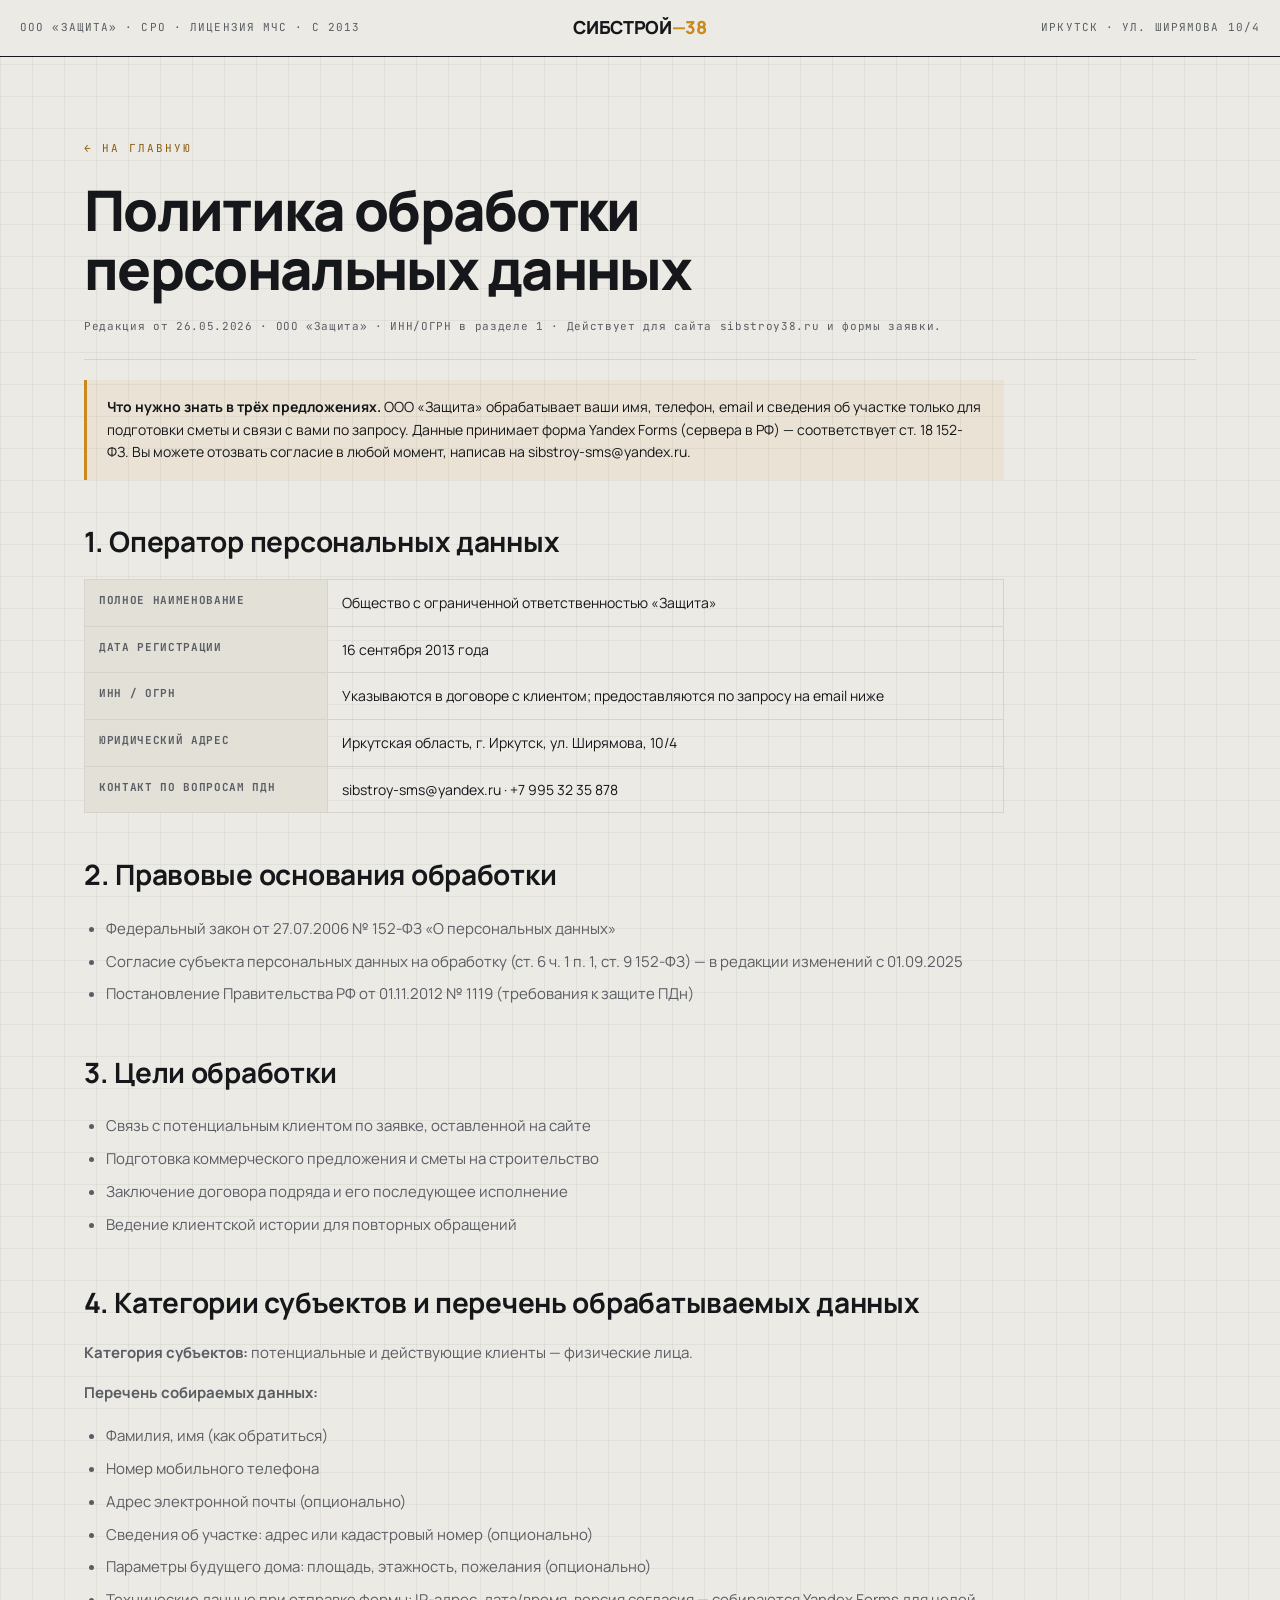
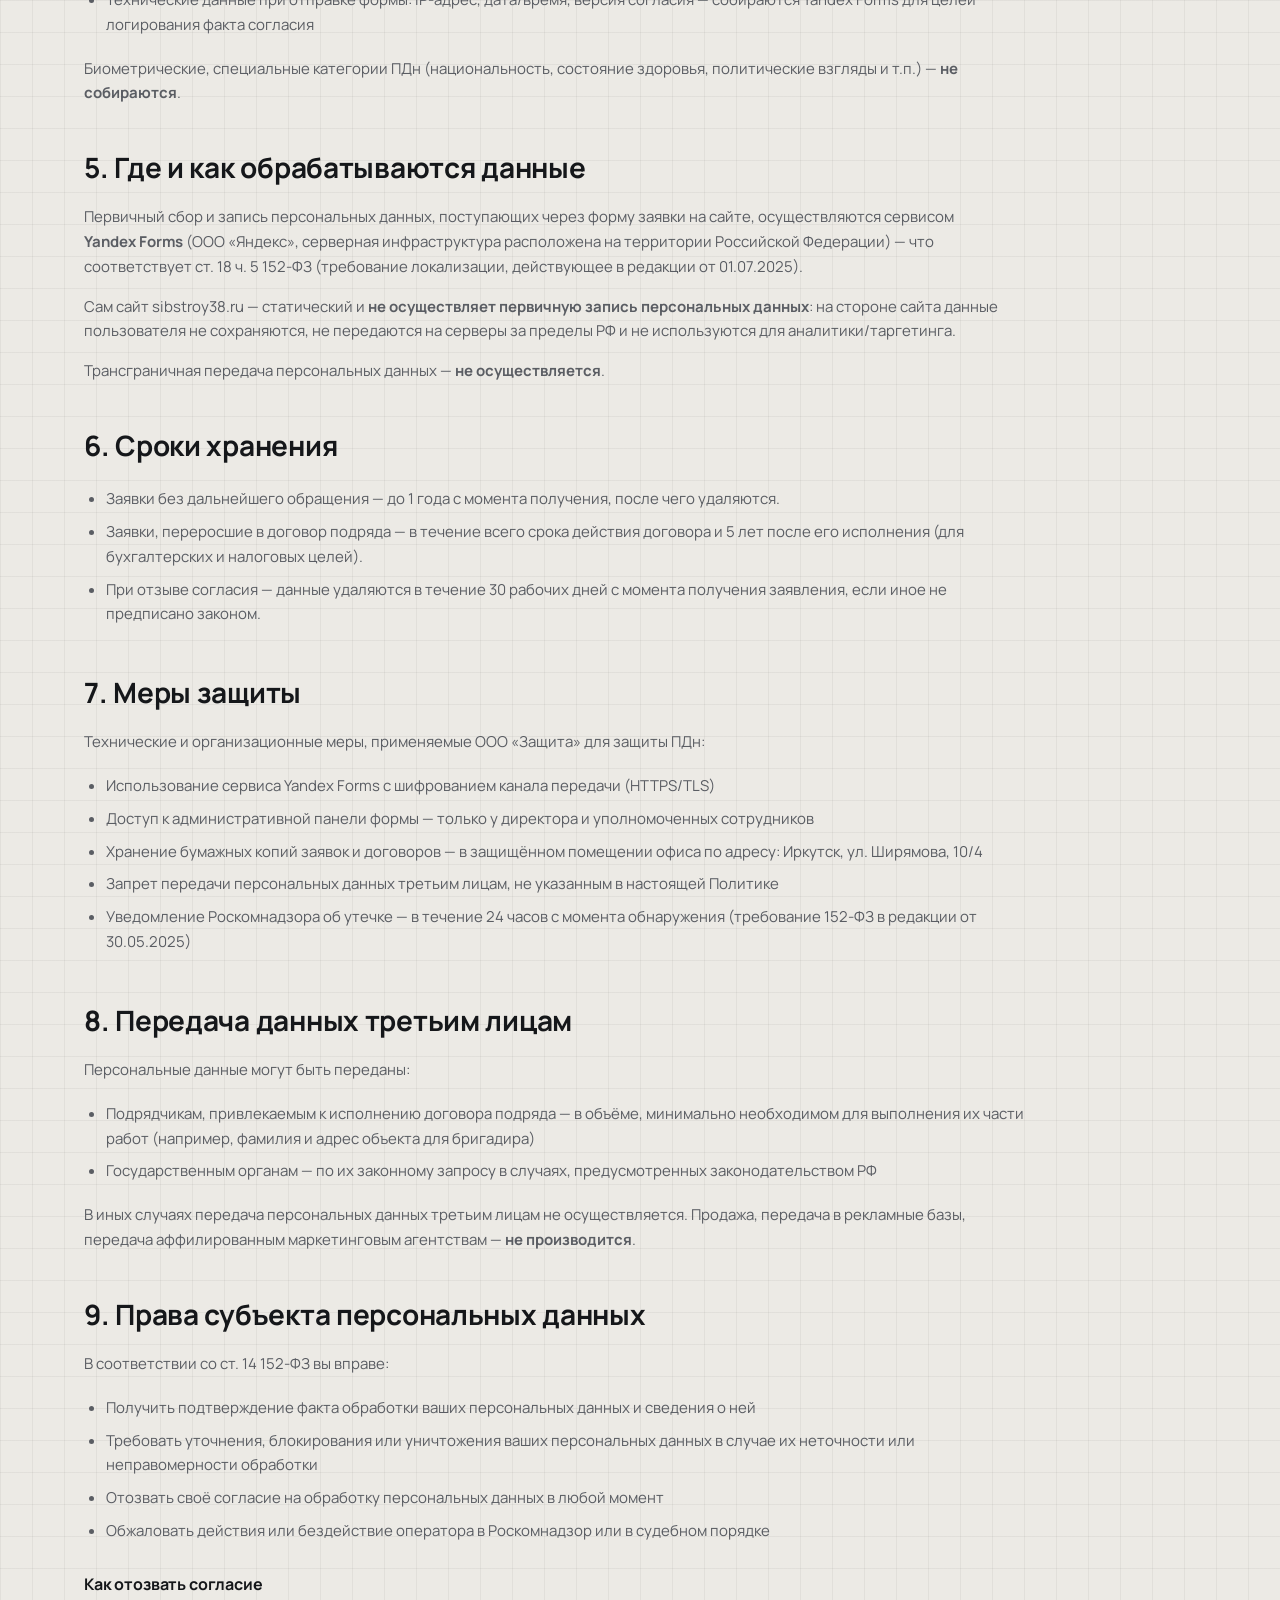
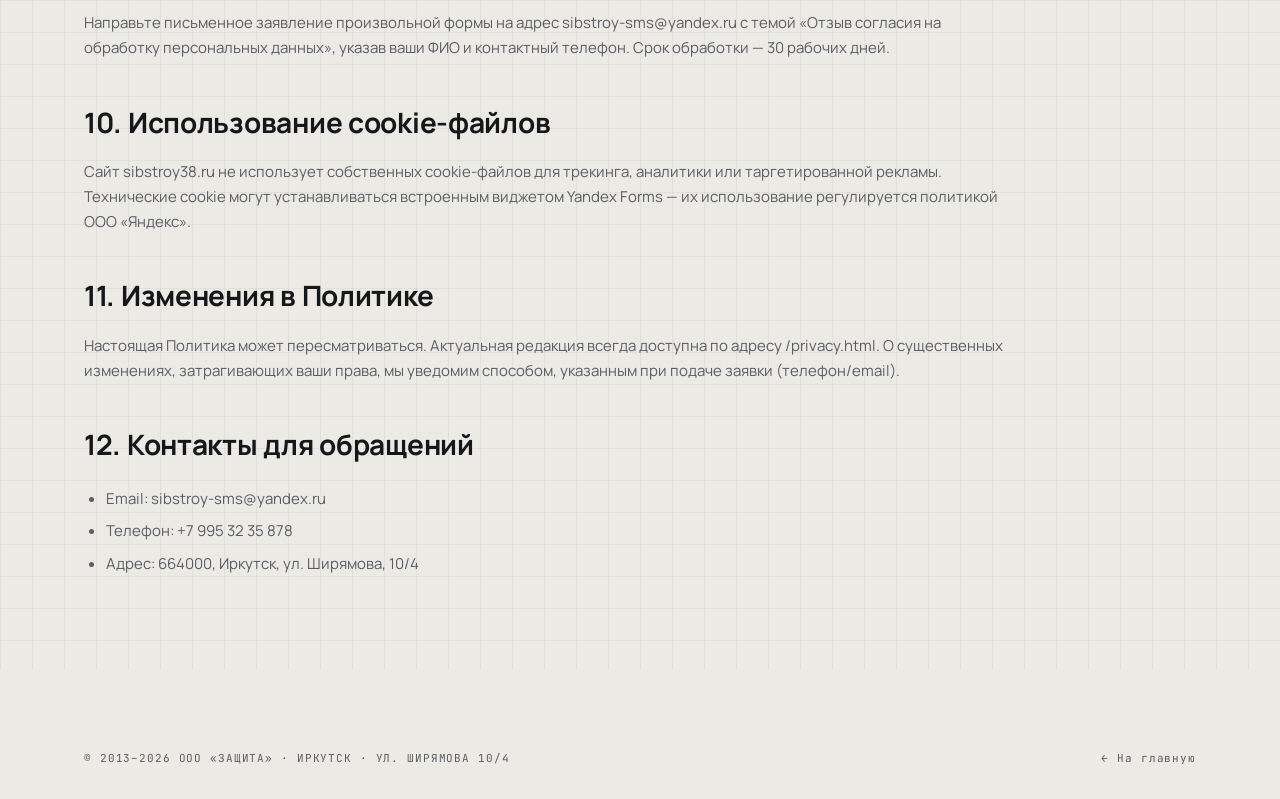
<file: privacy.html>
<!doctype html>
<html lang="ru">
<head>
<meta charset="utf-8">
<meta name="viewport" content="width=device-width, initial-scale=1">
<meta name="theme-color" content="#15171a">
<meta name="robots" content="noindex,follow">
<title>Политика обработки персональных данных — СибСтрой38</title>

<link rel="preconnect" href="https://fonts.googleapis.com">
<link rel="preconnect" href="https://fonts.gstatic.com" crossorigin>
<link href="https://fonts.googleapis.com/css2?family=Manrope:wght@400;500;600;700;800&family=JetBrains+Mono:wght@400;500;700&display=swap" rel="stylesheet">

<link rel="stylesheet" href="styles.css">

<style>
  .privacy-page { padding: clamp(48px, 6vw, 80px) 0; }
  .privacy-page h1 {
    font-size: clamp(32px, 5vw, 56px);
    letter-spacing: -0.03em;
    line-height: 1.05;
    font-weight: 800;
    max-width: 880px;
  }
  .privacy-page h2 {
    font-size: clamp(22px, 2.4vw, 28px);
    margin: 40px 0 16px;
    font-weight: 700;
    letter-spacing: -0.01em;
  }
  .privacy-page h3 {
    font-size: 16px;
    margin: 24px 0 8px;
    font-weight: 700;
    letter-spacing: -0.01em;
  }
  .privacy-page p, .privacy-page li {
    font-size: 15px;
    line-height: 1.65;
    color: var(--ink-soft);
    max-width: 920px;
  }
  .privacy-page ul, .privacy-page ol { padding-left: 22px; margin: 12px 0; }
  .privacy-page li { padding: 4px 0; }
  .privacy-meta {
    font-family: var(--font-mono);
    font-size: 11px;
    letter-spacing: 0.06em;
    color: var(--ink-soft);
    margin-top: 20px;
    padding-bottom: 24px;
    border-bottom: 1px solid var(--paper-line);
  }
  .privacy-page .back {
    display: inline-flex;
    align-items: center;
    gap: 8px;
    font-family: var(--font-mono);
    font-size: 11px;
    letter-spacing: 0.18em;
    text-transform: uppercase;
    color: var(--ochre-deep);
    margin-bottom: 24px;
  }
  .privacy-page .back:hover { color: var(--ink); }
  .privacy-page table {
    width: 100%;
    max-width: 920px;
    border-collapse: collapse;
    margin: 16px 0;
    font-size: 14px;
  }
  .privacy-page th, .privacy-page td {
    text-align: left;
    padding: 12px 14px;
    border: 1px solid var(--paper-line);
    vertical-align: top;
  }
  .privacy-page th {
    background: var(--paper-deep);
    font-family: var(--font-mono);
    font-size: 11px;
    letter-spacing: 0.06em;
    text-transform: uppercase;
    color: var(--ink-soft);
  }
  .privacy-callout {
    margin: 20px 0;
    padding: 16px 20px;
    border-left: 3px solid var(--ochre);
    background: rgba(201, 138, 30, 0.08);
    font-size: 14px;
    line-height: 1.6;
    max-width: 920px;
  }
</style>
</head>
<body>

<header>
  <div class="topbar">
    <div class="container topbar-inner">
      <div class="topbar-left mono">ООО «ЗАЩИТА» · СРО · ЛИЦЕНЗИЯ МЧС · С 2013</div>
      <div class="brand"><a href="index.html" style="color:inherit;">СИБСТРОЙ<span class="accent">—38</span></a></div>
      <div class="topbar-right mono">ИРКУТСК · УЛ. ШИРЯМОВА 10/4</div>
    </div>
  </div>
</header>

<section class="privacy-page">
  <div class="container">
    <a href="index.html" class="back">← На главную</a>

    <h1>Политика обработки персональных данных</h1>

    <div class="privacy-meta">
      Редакция от 26.05.2026 · ООО «Защита» · ИНН/ОГРН в разделе 1 · Действует для сайта sibstroy38.ru и формы заявки.
    </div>

    <div class="privacy-callout">
      <strong>Что нужно знать в трёх предложениях.</strong> ООО «Защита» обрабатывает ваши имя, телефон, email и сведения об участке только для подготовки сметы и связи с вами по запросу. Данные принимает форма Yandex Forms (сервера в РФ) — соответствует ст. 18 152-ФЗ. Вы можете отозвать согласие в любой момент, написав на sibstroy-sms@yandex.ru.
    </div>

    <h2>1. Оператор персональных данных</h2>
    <table>
      <tr><th>Полное наименование</th><td>Общество с ограниченной ответственностью «Защита»</td></tr>
      <tr><th>Дата регистрации</th><td>16 сентября 2013 года</td></tr>
      <tr><th>ИНН / ОГРН</th><td>Указываются в договоре с клиентом; предоставляются по запросу на email ниже</td></tr>
      <tr><th>Юридический адрес</th><td>Иркутская область, г. Иркутск, ул. Ширямова, 10/4</td></tr>
      <tr><th>Контакт по вопросам ПДн</th><td><a href="mailto:sibstroy-sms@yandex.ru">sibstroy-sms@yandex.ru</a> · <a href="tel:+79953235878">+7 995 32 35 878</a></td></tr>
    </table>

    <h2>2. Правовые основания обработки</h2>
    <ul>
      <li>Федеральный закон от 27.07.2006 № 152-ФЗ «О персональных данных»</li>
      <li>Согласие субъекта персональных данных на обработку (ст. 6 ч. 1 п. 1, ст. 9 152-ФЗ) — в редакции изменений с 01.09.2025</li>
      <li>Постановление Правительства РФ от 01.11.2012 № 1119 (требования к защите ПДн)</li>
    </ul>

    <h2>3. Цели обработки</h2>
    <ul>
      <li>Связь с потенциальным клиентом по заявке, оставленной на сайте</li>
      <li>Подготовка коммерческого предложения и сметы на строительство</li>
      <li>Заключение договора подряда и его последующее исполнение</li>
      <li>Ведение клиентской истории для повторных обращений</li>
    </ul>

    <h2>4. Категории субъектов и перечень обрабатываемых данных</h2>
    <p><strong>Категория субъектов:</strong> потенциальные и действующие клиенты — физические лица.</p>
    <p><strong>Перечень собираемых данных:</strong></p>
    <ul>
      <li>Фамилия, имя (как обратиться)</li>
      <li>Номер мобильного телефона</li>
      <li>Адрес электронной почты (опционально)</li>
      <li>Сведения об участке: адрес или кадастровый номер (опционально)</li>
      <li>Параметры будущего дома: площадь, этажность, пожелания (опционально)</li>
      <li>Технические данные при отправке формы: IP-адрес, дата/время, версия согласия — собираются Yandex Forms для целей логирования факта согласия</li>
    </ul>
    <p>Биометрические, специальные категории ПДн (национальность, состояние здоровья, политические взгляды и т.п.) — <strong>не собираются</strong>.</p>

    <h2>5. Где и как обрабатываются данные</h2>
    <p>
      Первичный сбор и запись персональных данных, поступающих через форму заявки на сайте, осуществляются сервисом <strong>Yandex Forms</strong> (ООО «Яндекс», серверная инфраструктура расположена на территории Российской Федерации) — что соответствует ст. 18 ч. 5 152-ФЗ (требование локализации, действующее в редакции от 01.07.2025).
    </p>
    <p>
      Сам сайт sibstroy38.ru — статический и <strong>не осуществляет первичную запись персональных данных</strong>: на стороне сайта данные пользователя не сохраняются, не передаются на серверы за пределы РФ и не используются для аналитики/таргетинга.
    </p>
    <p>
      Трансграничная передача персональных данных — <strong>не осуществляется</strong>.
    </p>

    <h2>6. Сроки хранения</h2>
    <ul>
      <li>Заявки без дальнейшего обращения — до 1 года с момента получения, после чего удаляются.</li>
      <li>Заявки, переросшие в договор подряда — в течение всего срока действия договора и 5 лет после его исполнения (для бухгалтерских и налоговых целей).</li>
      <li>При отзыве согласия — данные удаляются в течение 30 рабочих дней с момента получения заявления, если иное не предписано законом.</li>
    </ul>

    <h2>7. Меры защиты</h2>
    <p>Технические и организационные меры, применяемые ООО «Защита» для защиты ПДн:</p>
    <ul>
      <li>Использование сервиса Yandex Forms с шифрованием канала передачи (HTTPS/TLS)</li>
      <li>Доступ к административной панели формы — только у директора и уполномоченных сотрудников</li>
      <li>Хранение бумажных копий заявок и договоров — в защищённом помещении офиса по адресу: Иркутск, ул. Ширямова, 10/4</li>
      <li>Запрет передачи персональных данных третьим лицам, не указанным в настоящей Политике</li>
      <li>Уведомление Роскомнадзора об утечке — в течение 24 часов с момента обнаружения (требование 152-ФЗ в редакции от 30.05.2025)</li>
    </ul>

    <h2>8. Передача данных третьим лицам</h2>
    <p>Персональные данные могут быть переданы:</p>
    <ul>
      <li>Подрядчикам, привлекаемым к исполнению договора подряда — в объёме, минимально необходимом для выполнения их части работ (например, фамилия и адрес объекта для бригадира)</li>
      <li>Государственным органам — по их законному запросу в случаях, предусмотренных законодательством РФ</li>
    </ul>
    <p>В иных случаях передача персональных данных третьим лицам не осуществляется. Продажа, передача в рекламные базы, передача аффилированным маркетинговым агентствам — <strong>не производится</strong>.</p>

    <h2>9. Права субъекта персональных данных</h2>
    <p>В соответствии со ст. 14 152-ФЗ вы вправе:</p>
    <ul>
      <li>Получить подтверждение факта обработки ваших персональных данных и сведения о ней</li>
      <li>Требовать уточнения, блокирования или уничтожения ваших персональных данных в случае их неточности или неправомерности обработки</li>
      <li>Отозвать своё согласие на обработку персональных данных в любой момент</li>
      <li>Обжаловать действия или бездействие оператора в Роскомнадзор или в судебном порядке</li>
    </ul>

    <h3>Как отозвать согласие</h3>
    <p>Направьте письменное заявление произвольной формы на адрес <a href="mailto:sibstroy-sms@yandex.ru?subject=Отзыв%20согласия%20на%20обработку%20персональных%20данных">sibstroy-sms@yandex.ru</a> с темой «Отзыв согласия на обработку персональных данных», указав ваши ФИО и контактный телефон. Срок обработки — 30 рабочих дней.</p>

    <h2>10. Использование cookie-файлов</h2>
    <p>
      Сайт sibstroy38.ru не использует собственных cookie-файлов для трекинга, аналитики или таргетированной рекламы. Технические cookie могут устанавливаться встроенным виджетом Yandex Forms — их использование регулируется политикой ООО «Яндекс».
    </p>

    <h2>11. Изменения в Политике</h2>
    <p>
      Настоящая Политика может пересматриваться. Актуальная редакция всегда доступна по адресу <a href="privacy.html">/privacy.html</a>. О существенных изменениях, затрагивающих ваши права, мы уведомим способом, указанным при подаче заявки (телефон/email).
    </p>

    <h2>12. Контакты для обращений</h2>
    <ul>
      <li>Email: <a href="mailto:sibstroy-sms@yandex.ru">sibstroy-sms@yandex.ru</a></li>
      <li>Телефон: <a href="tel:+79953235878">+7 995 32 35 878</a></li>
      <li>Адрес: 664000, Иркутск, ул. Ширямова, 10/4</li>
    </ul>
  </div>
</section>

<footer class="footer">
  <div class="container">
    <div class="footer-bottom">
      <span>© 2013–2026 ООО «ЗАЩИТА» · ИРКУТСК · УЛ. ШИРЯМОВА 10/4</span>
      <span><a href="index.html">← На главную</a></span>
    </div>
  </div>
</footer>

</body>
</html>
</file>
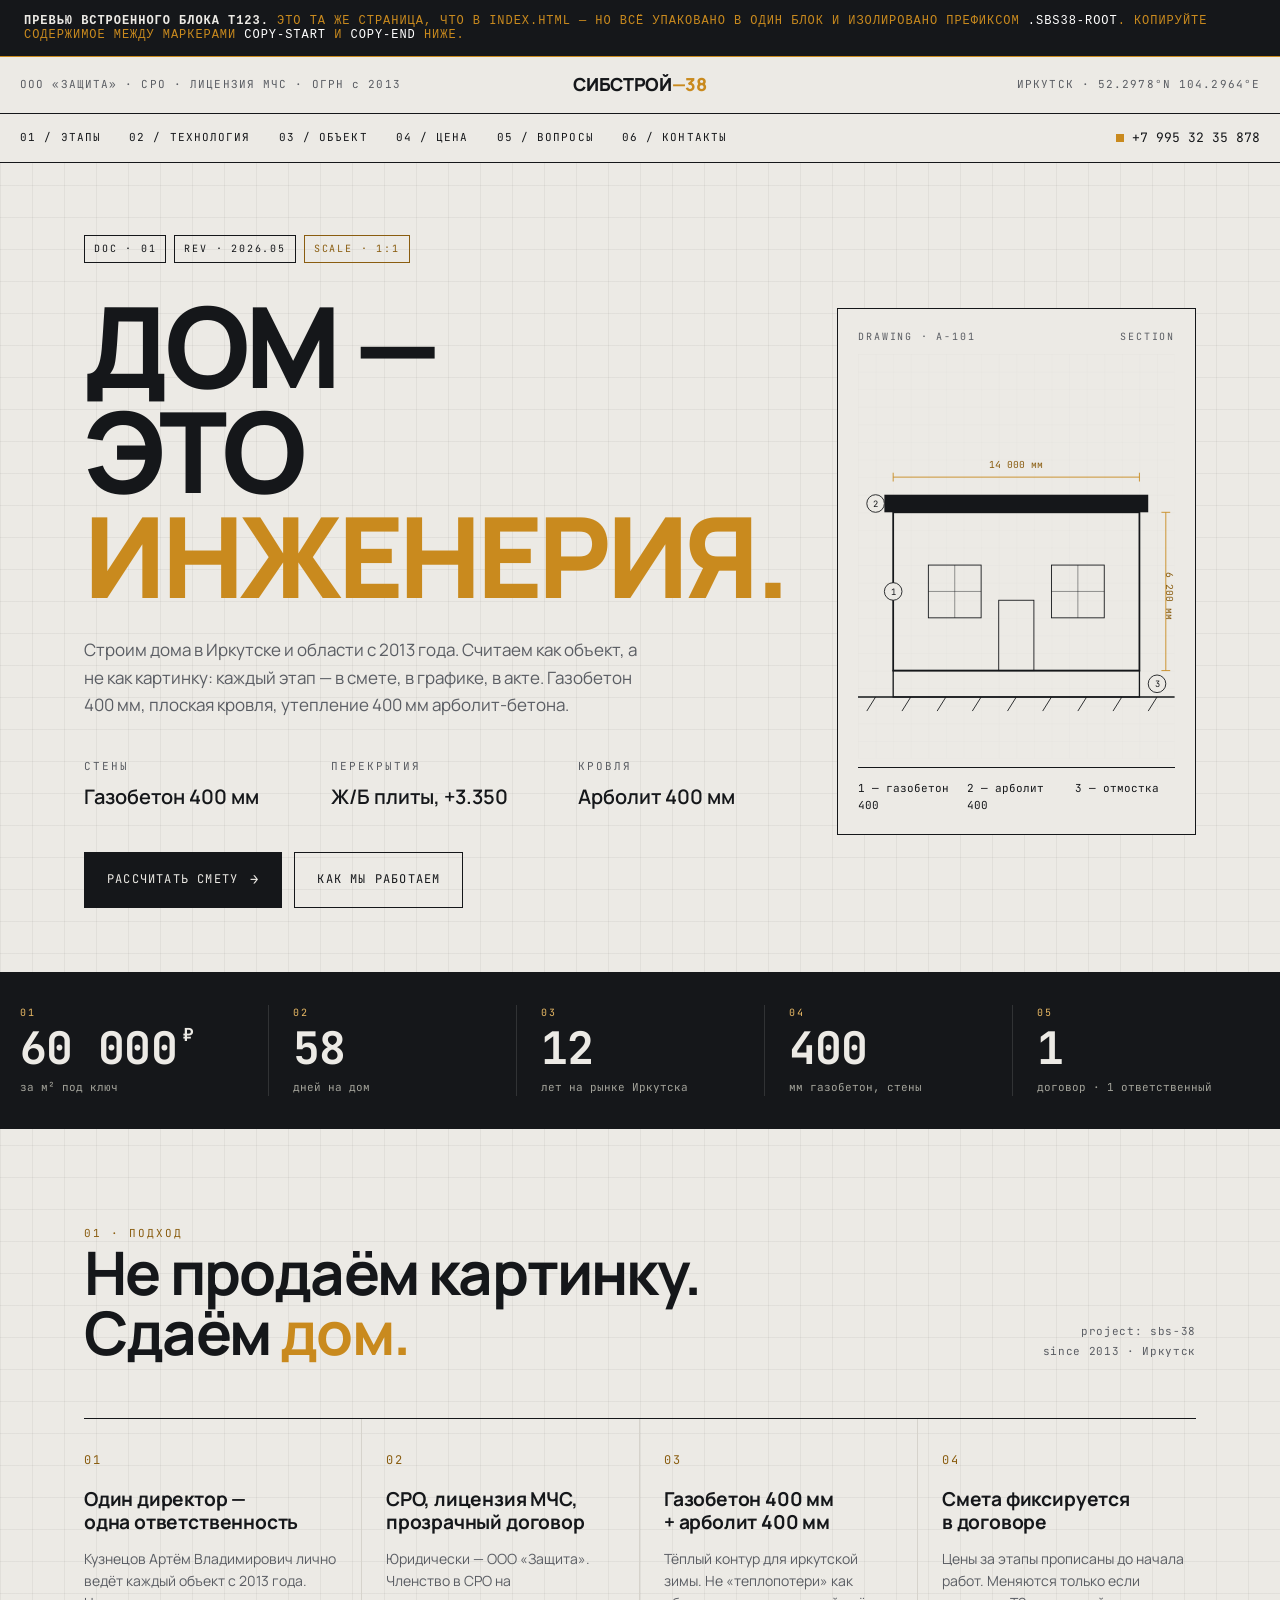
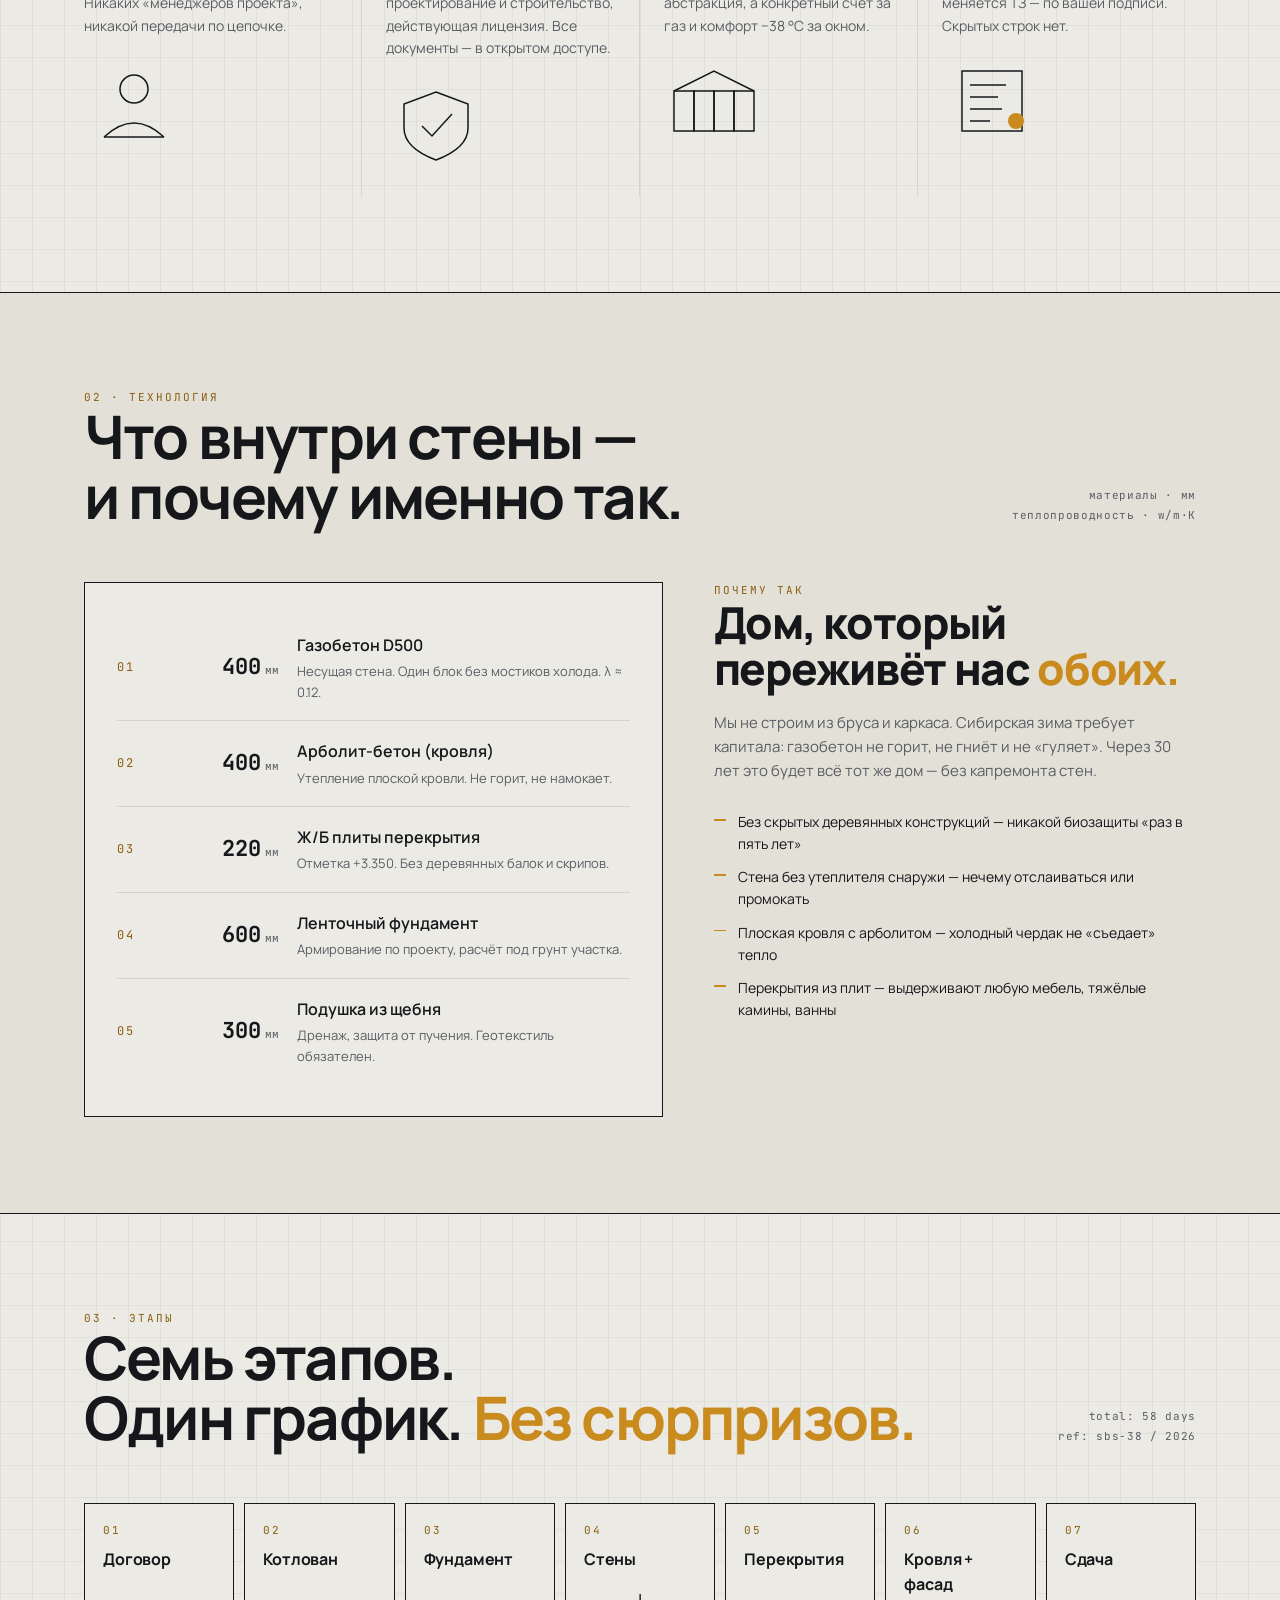
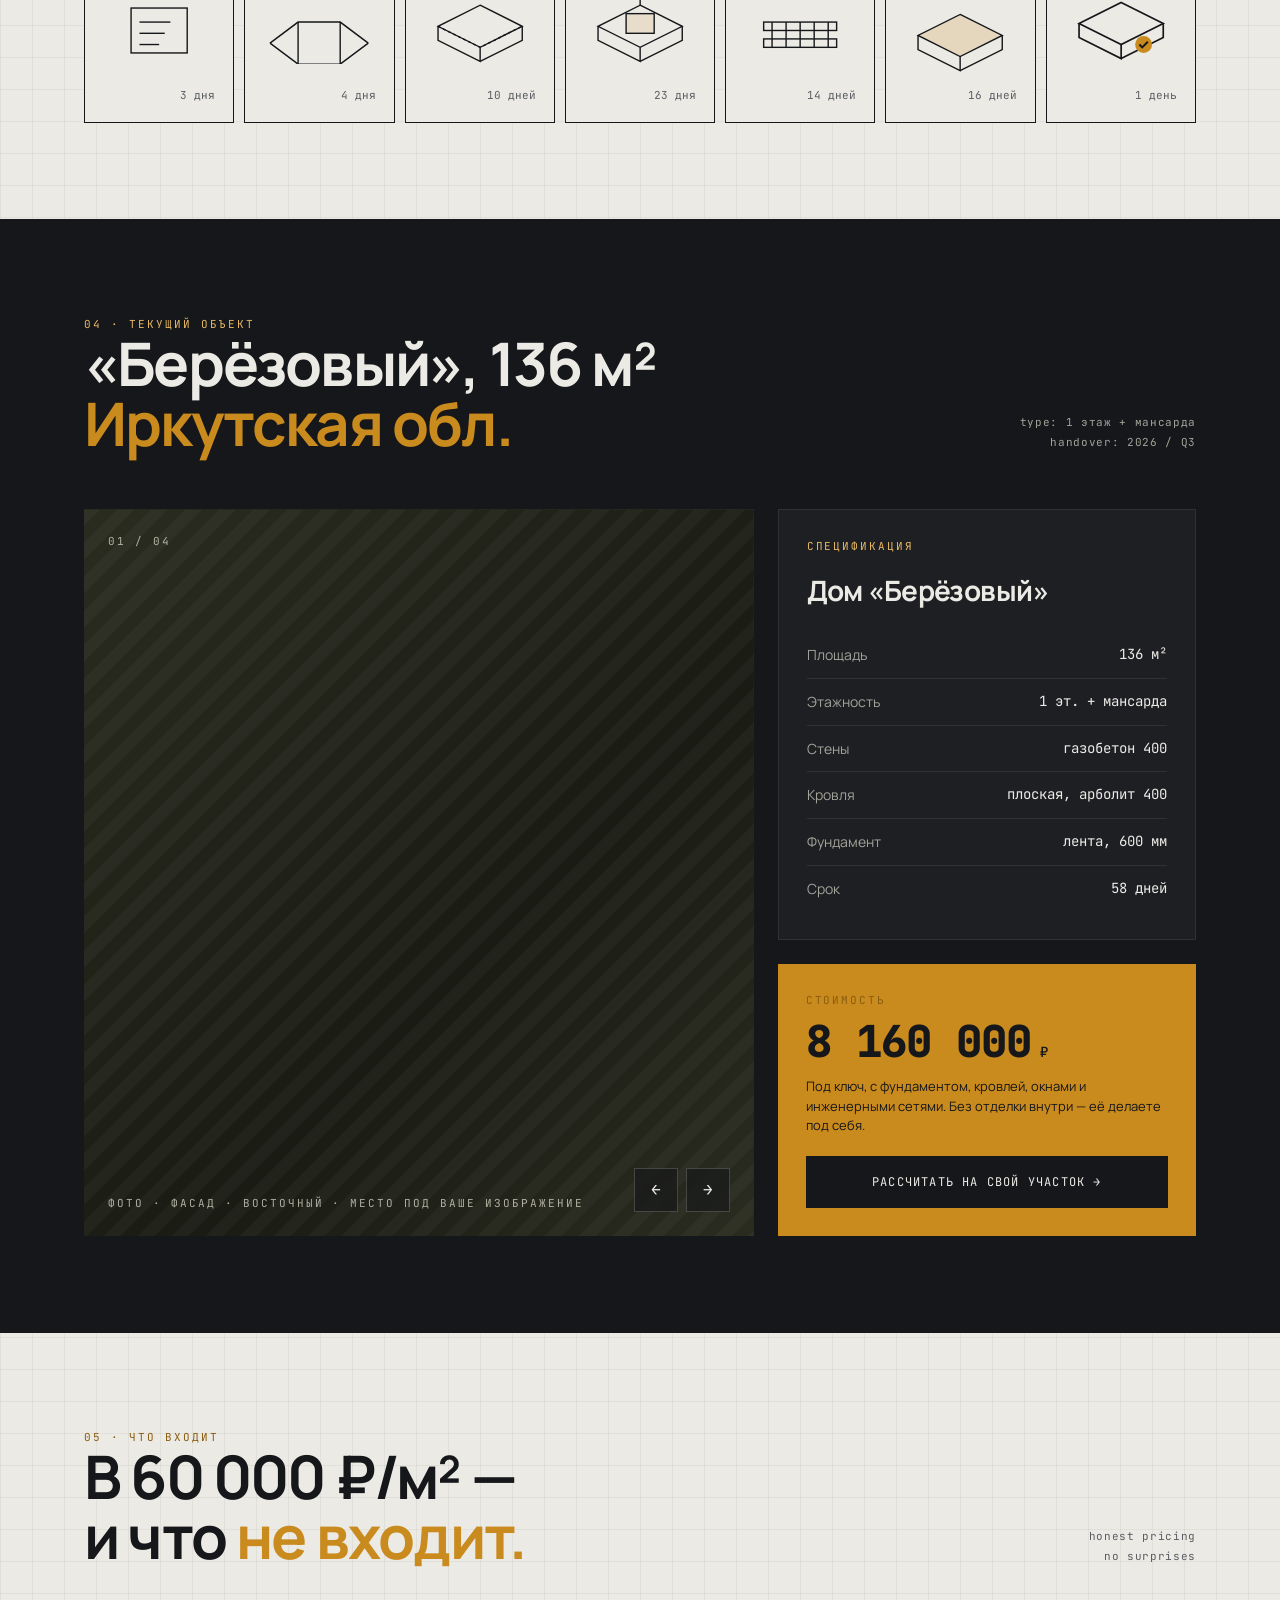
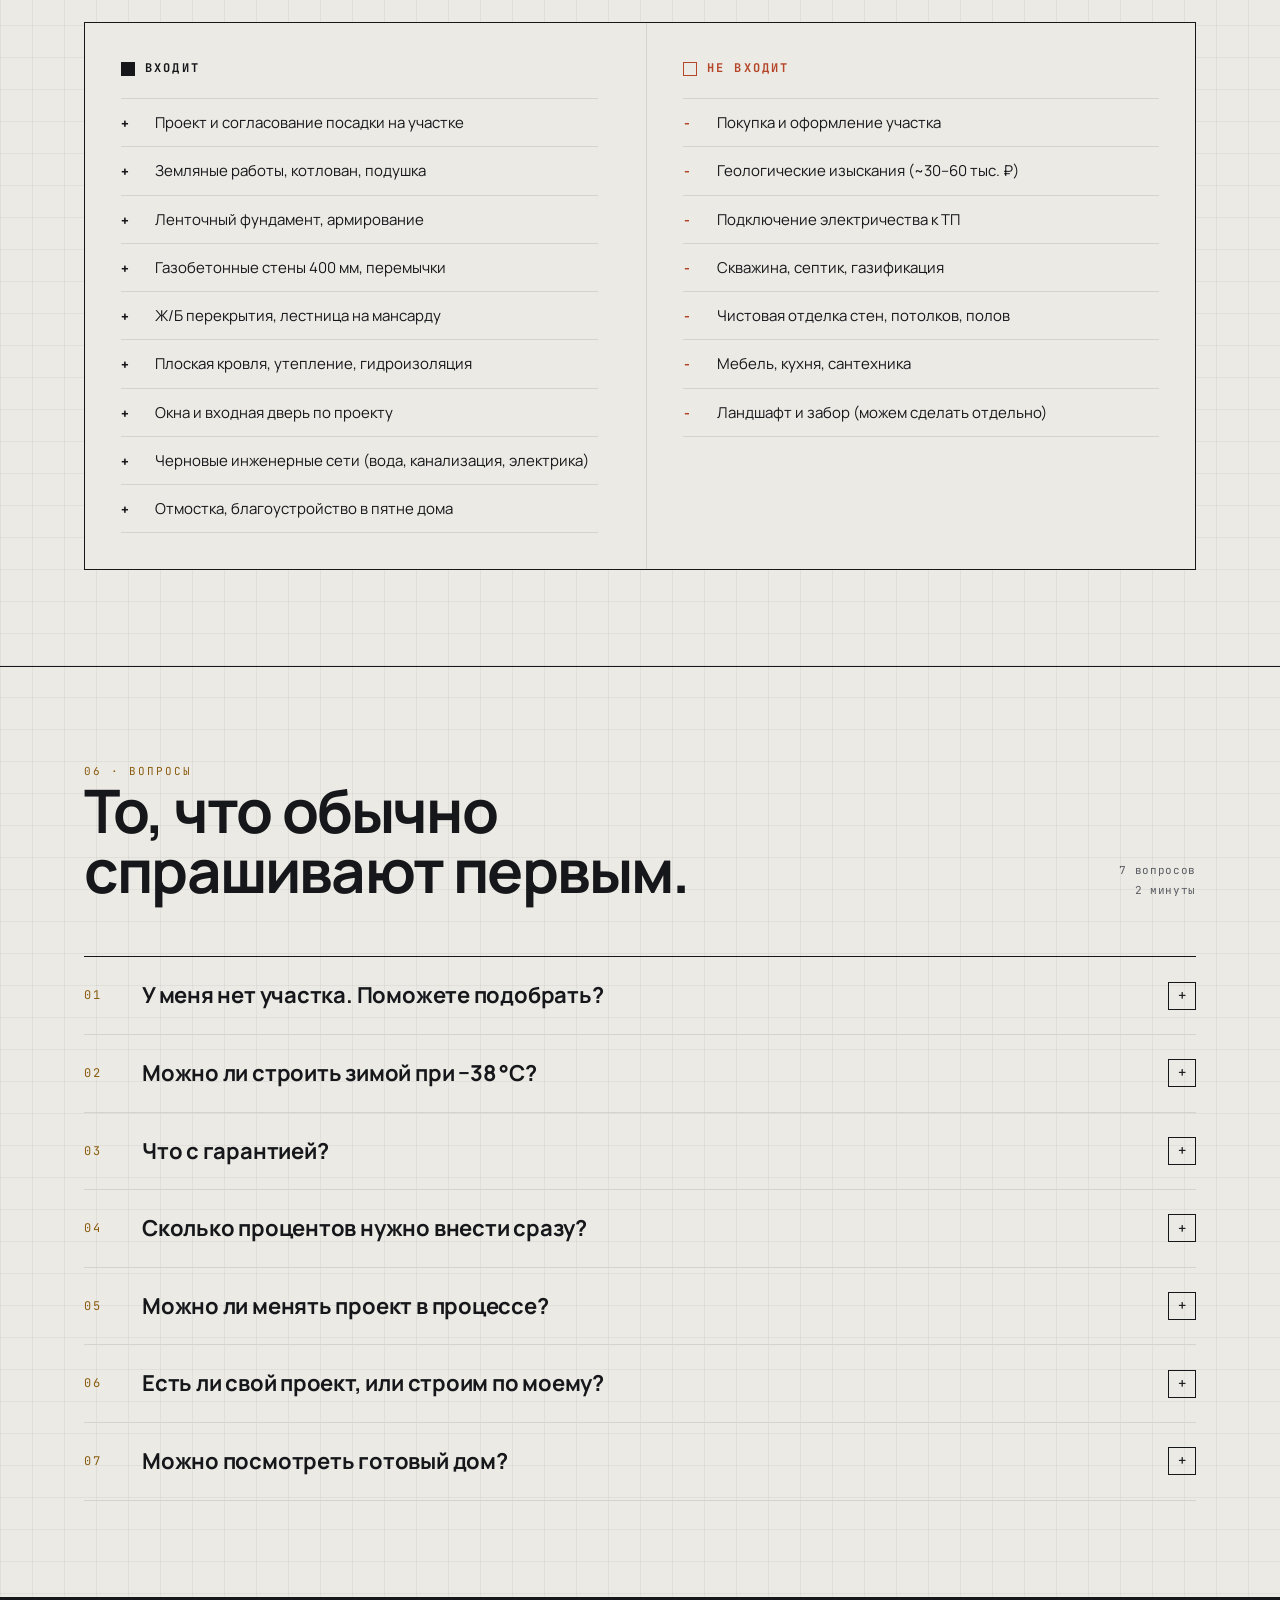
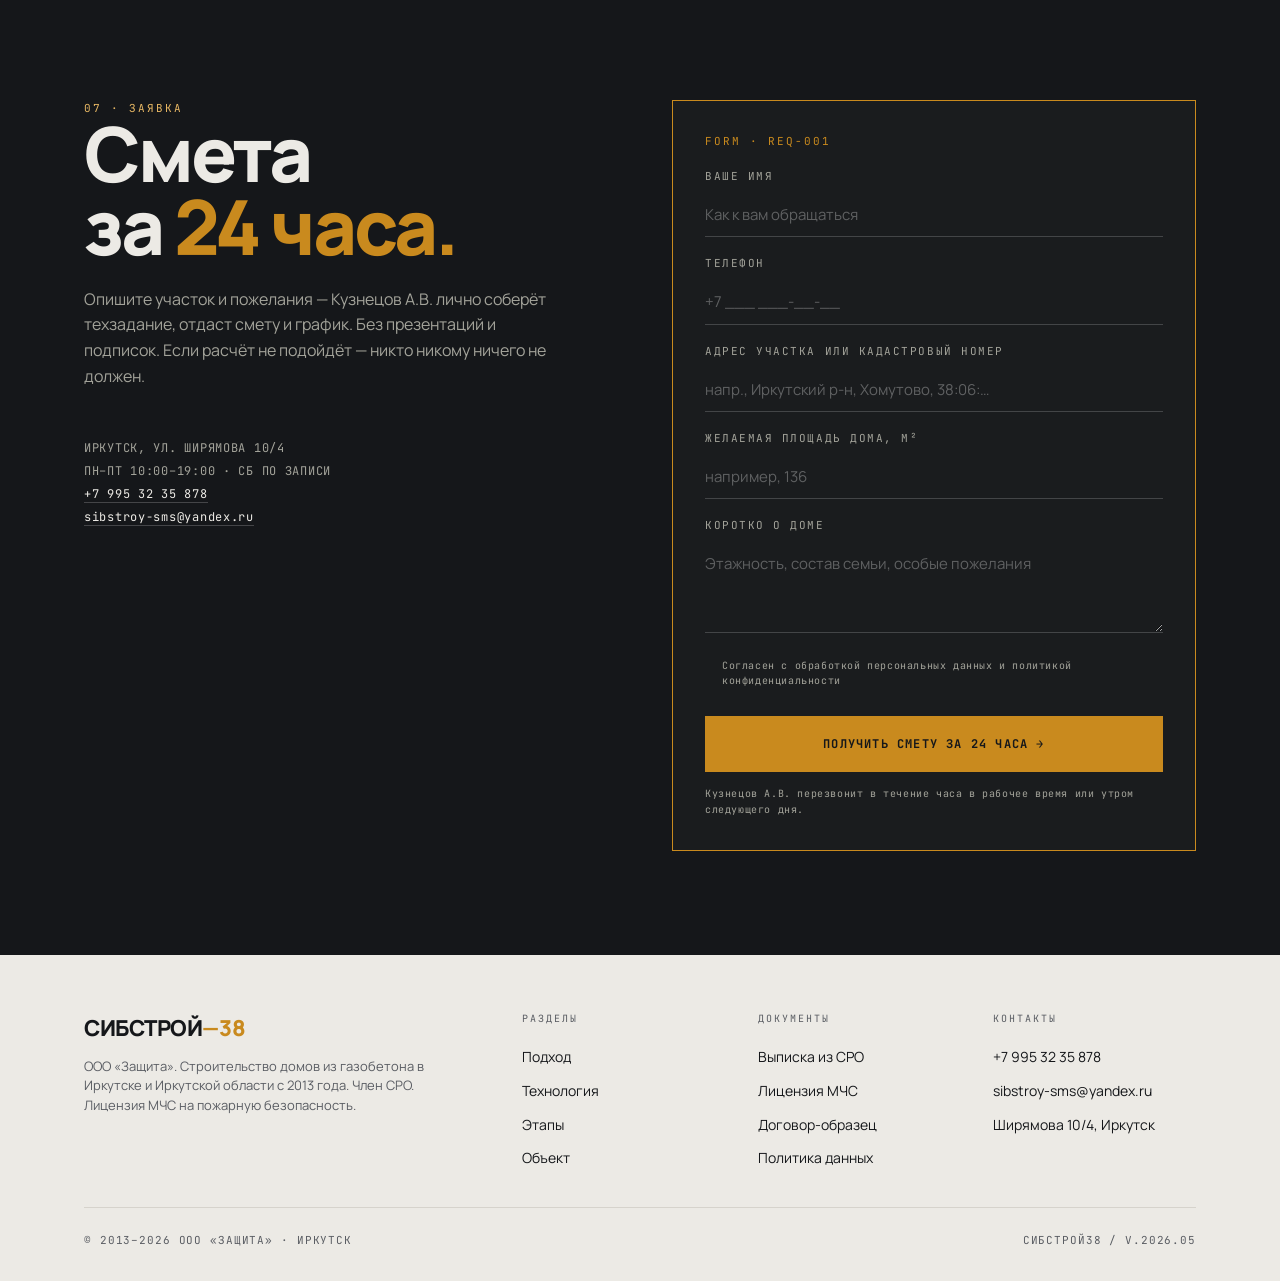
<file: tilda-embed.html>
<!-- ============================================================
  СибСтрой38 — Tilda T123 embed (v.2026.05)
  Скопируйте всё содержимое от строки COPY-START до COPY-END
  и вставьте в блок T123 «Другое → HTML-код» на странице Tilda.
  Блок самодостаточный: подгружает шрифты с CDN, все стили
  изолированы префиксом .sbs38-root, скрипт обёрнут в IIFE.
============================================================ -->
<!doctype html>
<html lang="ru">
<head>
<meta charset="utf-8">
<meta name="viewport" content="width=device-width, initial-scale=1">
<title>СибСтрой38 — Tilda T123 embed (preview)</title>
<style>
  /* faux-Tilda chrome — НЕ копировать в T123 */
  body { margin: 0; background: #f7f6f3; font-family: -apple-system, system-ui, sans-serif; }
  .preview-note {
    background: #15171a; color: #c98a1e;
    padding: 14px 24px; font-family: ui-monospace, monospace; font-size: 12px;
    letter-spacing: 0.08em; text-transform: uppercase;
    border-bottom: 1px solid #c98a1e;
  }
  .preview-note b { color: #eceae5; }
</style>
</head>
<body>

<div class="preview-note">
  <b>Превью встроенного блока T123.</b>
  Это та же страница, что в index.html — но всё упаковано в один блок и изолировано префиксом
  <code style="color:#fff">.sbs38-root</code>.
  Копируйте содержимое между маркерами <code style="color:#fff">COPY-START</code> и <code style="color:#fff">COPY-END</code> ниже.
</div>

<!-- ▼▼▼ COPY-START ▼▼▼ -->

<link rel="preconnect" href="https://fonts.googleapis.com"><link rel="preconnect" href="https://fonts.gstatic.com" crossorigin><link href="https://fonts.googleapis.com/css2?family=Manrope:wght@400;500;600;700;800&family=JetBrains+Mono:wght@400;500;700&display=swap" rel="stylesheet">

<style>

/* ---- T123 local reset (scoped) ---- */
.sbs38-root { -webkit-font-smoothing: antialiased; -moz-osx-font-smoothing: grayscale; }
.sbs38-root, .sbs38-root *, .sbs38-root *::before, .sbs38-root *::after { box-sizing: border-box; }
.sbs38-root img, .sbs38-root svg { display: block; max-width: 100%; }
.sbs38-root a { color: inherit; text-decoration: none; }
.sbs38-root button { font: inherit; cursor: pointer; }
.sbs38-root input, .sbs38-root textarea, .sbs38-root select, .sbs38-root button { font: inherit; color: inherit; }
/* anchor smooth scroll only for our anchors */
.sbs38-root { scroll-behavior: smooth; }

/* =========================================================
   СибСтрой38 — Engineering blueprint direction
   Vanilla CSS, mobile-first responsive, no framework.
   ========================================================= */

.sbs38-root {
  --paper: #eceae5;
  --paper-deep: #e3e0d8;
  --paper-line: #d6d3cc;
  --ink: #15171a;
  --ink-soft: #5a5d63;
  --ink-mute: #8a8d92;
  --concrete: #a3a39a;
  --ochre: #c98a1e;
  --ochre-deep: #8a5d10;
  --ochre-soft: #e8b864;
  --danger: #b5462a;

  --grid: 32px;
  --grid-color: rgba(21, 23, 26, 0.05);

  --container: 1240px;
  --pad-x: clamp(20px, 5vw, 72px);

  --font-sans: 'Manrope', 'Inter', -apple-system, BlinkMacSystemFont, 'Segoe UI', system-ui, sans-serif;
  --font-mono: 'JetBrains Mono', ui-monospace, 'SF Mono', Menlo, monospace;

  --shadow-soft: 0 1px 0 rgba(21,23,26,0.06), 0 10px 30px -20px rgba(21,23,26,0.25);
}

/* ---- Reset ---- */
.sbs38-root *, .sbs38-root *::before, .sbs38-root *::after { box-sizing: border-box; }
.sbs38-root img, .sbs38-root svg { display: block; max-width: 100%; }
.sbs38-root button { font: inherit; cursor: pointer; }
.sbs38-root a { color: inherit; text-decoration: none; }
.sbs38-root input, .sbs38-root textarea, .sbs38-root select, .sbs38-root button { font: inherit; color: inherit; }

.sbs38-root {
  font-family: var(--font-sans);
  color: var(--ink);
  background: var(--paper);
  background-image: linear-gradient(var(--grid-color) 1px, transparent 1px),
                    linear-gradient(90deg, var(--grid-color) 1px, transparent 1px);
  background-size: var(--grid) var(--grid);
  font-size: 16px;
  line-height: 1.55;
  -webkit-font-smoothing: antialiased;
  -moz-osx-font-smoothing: grayscale;
}

/* ---- Typography ---- */
.sbs38-root .display {
  font-family: var(--font-sans);
  font-weight: 800;
  letter-spacing: -0.03em;
  line-height: 0.94;
}
.sbs38-root .mono { font-family: var(--font-mono); font-variant-numeric: tabular-nums; }
.sbs38-root .label {
  font-family: var(--font-mono);
  font-size: 11px;
  letter-spacing: 0.18em;
  text-transform: uppercase;
  color: var(--ink-soft);
}
.sbs38-root .label.ochre { color: var(--ochre-deep); }
.sbs38-root .label.on-dark { color: var(--ochre-soft); }

.sbs38-root h1, .sbs38-root h2, .sbs38-root h3, .sbs38-root h4 { margin: 0; }

/* ---- Layout ---- */
.sbs38-root .container {
  max-width: var(--container);
  margin: 0 auto;
  padding-left: var(--pad-x);
  padding-right: var(--pad-x);
}
.sbs38-root section { position: relative; }

/* ---- Buttons ---- */
.sbs38-root .btn {
  display: inline-flex;
  align-items: center;
  justify-content: center;
  gap: 12px;
  padding: 16px 22px;
  border: 1.5px solid var(--ink);
  background: var(--ink);
  color: var(--paper);
  font-family: var(--font-mono);
  font-size: 12px;
  letter-spacing: 0.1em;
  text-transform: uppercase;
  transition: transform .15s ease, background .15s ease, color .15s ease;
}
.sbs38-root .btn:hover { background: var(--ochre); border-color: var(--ochre); color: var(--ink); }
.sbs38-root .btn:active { transform: translateY(1px); }

.sbs38-root .btn-ghost {
  background: transparent;
  color: var(--ink);
}
.sbs38-root .btn-ghost:hover { background: var(--ink); color: var(--paper); border-color: var(--ink); }

.sbs38-root .btn-ochre {
  background: var(--ochre);
  border-color: var(--ochre);
  color: var(--ink);
}
.sbs38-root .btn-ochre:hover { background: var(--ochre-deep); border-color: var(--ochre-deep); color: var(--paper); }

.sbs38-root .btn .arrow { font-size: 14px; }

/* ---- Engineering corners ---- */
.sbs38-root .framed {
  position: relative;
  border: 1.5px solid var(--ink);
}
.sbs38-root .framed::before, .sbs38-root .framed::after, .sbs38-root .framed > .corner-bl, .sbs38-root .framed > .corner-br {
  content: "";
  position: absolute;
  width: 10px; height: 10px;
  border: 1.5px solid var(--ink);
  pointer-events: none;
}
.sbs38-root .framed::before { top: -1px; left: -1px; border-right: none; border-bottom: none; }
.sbs38-root .framed::after { top: -1px; right: -1px; border-left: none; border-bottom: none; }
.sbs38-root .framed > .corner-bl { bottom: -1px; left: -1px; border-right: none; border-top: none; }
.sbs38-root .framed > .corner-br { bottom: -1px; right: -1px; border-left: none; border-top: none; }

.sbs38-root .tag {
  display: inline-flex;
  align-items: center;
  font-family: var(--font-mono);
  font-size: 10px;
  letter-spacing: 0.18em;
  text-transform: uppercase;
  padding: 5px 9px;
  border: 1px solid var(--ink);
  color: var(--ink);
}
.sbs38-root .tag.ochre { color: var(--ochre-deep); border-color: var(--ochre-deep); }

/* ============================================================
   HEADER
   ============================================================ */
.sbs38-root .topbar {
  border-bottom: 1px solid var(--ink);
  background: var(--paper);
  font-family: var(--font-mono);
  font-size: 11px;
  letter-spacing: 0.1em;
}
.sbs38-root .topbar-inner {
  display: grid;
  grid-template-columns: 1fr auto 1fr;
  gap: 16px;
  padding: 14px 0;
  align-items: center;
}
.sbs38-root .topbar-left { color: var(--ink-soft); }
.sbs38-root .topbar-right { text-align: right; color: var(--ink-soft); }
.sbs38-root .topbar .brand {
  font-family: var(--font-sans);
  font-weight: 800;
  letter-spacing: -0.02em;
  font-size: 18px;
  text-transform: none;
}
.sbs38-root .topbar .brand .accent { color: var(--ochre); }

.sbs38-root .navbar {
  position: sticky;
  top: 0;
  z-index: 50;
  background: var(--paper);
  border-bottom: 1px solid var(--ink);
}
.sbs38-root .navbar-inner {
  display: flex;
  align-items: center;
  justify-content: space-between;
  gap: 24px;
  padding: 14px 0;
}
.sbs38-root .navbar nav {
  display: flex;
  gap: 28px;
  font-family: var(--font-mono);
  font-size: 11px;
  letter-spacing: 0.1em;
  text-transform: uppercase;
}
.sbs38-root .navbar nav a { color: var(--ink); transition: color .15s ease; }
.sbs38-root .navbar nav a:hover { color: var(--ochre-deep); }
.sbs38-root .navbar .phone {
  font-family: var(--font-mono);
  font-size: 13px;
}
.sbs38-root .navbar .phone a { display: flex; align-items: center; gap: 8px; }
.sbs38-root .navbar .phone .pulse {
  width: 8px; height: 8px; background: var(--ochre);
  display: inline-block;
  box-shadow: 0 0 0 0 rgba(201,138,30,0.5);
  animation: pulse 1.8s infinite;
}
@keyframes pulse {
  0% { box-shadow: 0 0 0 0 rgba(201,138,30,0.5); }
  70% { box-shadow: 0 0 0 8px rgba(201,138,30,0); }
  100% { box-shadow: 0 0 0 0 rgba(201,138,30,0); }
}

.sbs38-root .nav-toggle {
  display: none;
  background: transparent;
  border: 1.5px solid var(--ink);
  padding: 8px 12px;
  font-family: var(--font-mono);
  font-size: 11px;
  letter-spacing: 0.1em;
  text-transform: uppercase;
}

/* ============================================================
   HERO
   ============================================================ */
.sbs38-root .hero {
  padding: clamp(36px, 6vw, 72px) 0 clamp(48px, 6vw, 64px);
  border-bottom: 1px solid var(--ink);
}
.sbs38-root .hero-grid {
  display: grid;
  grid-template-columns: 1.35fr 1fr;
  gap: clamp(28px, 4vw, 56px);
  align-items: center;
}
.sbs38-root .hero-tags { display: flex; flex-wrap: wrap; gap: 8px; margin-bottom: clamp(20px, 3vw, 30px); }
.sbs38-root .hero h1 {
  font-size: clamp(48px, 9vw, 112px);
  letter-spacing: -0.04em;
}
.sbs38-root .hero h1 .ochre { color: var(--ochre); }
.sbs38-root .hero .lead {
  max-width: 560px;
  margin-top: clamp(20px, 3vw, 28px);
  font-size: clamp(15px, 1.4vw, 17px);
  color: var(--ink-soft);
  line-height: 1.6;
}
.sbs38-root .hero-specs {
  display: grid;
  grid-template-columns: repeat(3, 1fr);
  gap: clamp(16px, 3vw, 48px);
  margin-top: clamp(28px, 4vw, 40px);
  max-width: 720px;
}
.sbs38-root .hero-specs .label { margin-bottom: 6px; }
.sbs38-root .hero-specs .val { font-size: clamp(16px, 1.7vw, 20px); font-weight: 600; }

.sbs38-root .hero-cta { display: flex; flex-wrap: wrap; gap: 12px; margin-top: clamp(28px, 4vw, 40px); }

/* Blueprint */
.sbs38-root .blueprint {
  padding: 20px;
  background: var(--paper);
}
.sbs38-root .blueprint-head {
  display: flex;
  justify-content: space-between;
  font-family: var(--font-mono);
  font-size: 10px;
  letter-spacing: 0.18em;
  text-transform: uppercase;
  color: var(--ink-soft);
}
.sbs38-root .blueprint svg { width: 100%; height: auto; margin-top: 10px; }
.sbs38-root .blueprint-legend {
  display: grid;
  grid-template-columns: 1fr 1fr 1fr;
  gap: 8px;
  padding-top: 12px;
  margin-top: 8px;
  border-top: 1px solid var(--ink);
  font-family: var(--font-mono);
  font-size: 11px;
}

/* ============================================================
   SPECS BAR
   ============================================================ */
.sbs38-root .specs-bar {
  background: var(--ink);
  color: var(--paper);
  border-bottom: 1px solid var(--ink);
}
.sbs38-root .specs-bar-inner {
  padding: clamp(24px, 3vw, 32px) 0;
  display: grid;
  grid-template-columns: repeat(5, 1fr);
  gap: 0;
}
.sbs38-root .specs-bar .item {
  padding: 0 clamp(12px, 2vw, 24px);
  border-left: 1px solid rgba(255,255,255,0.12);
}
.sbs38-root .specs-bar .item:first-child { border-left: none; padding-left: 0; }
.sbs38-root .specs-bar .num {
  font-family: var(--font-mono);
  font-size: 10px;
  letter-spacing: 0.2em;
  color: var(--ochre-soft);
}
.sbs38-root .specs-bar .big {
  font-family: var(--font-mono);
  font-variant-numeric: tabular-nums;
  font-size: clamp(28px, 3.5vw, 48px);
  font-weight: 700;
  letter-spacing: -0.02em;
  margin-top: 6px;
  line-height: 1;
}
.sbs38-root .specs-bar .desc { font-family: var(--font-mono); font-size: 11px; color: var(--concrete); margin-top: 8px; }

/* ============================================================
   PRINCIPLES (why us)
   ============================================================ */
.sbs38-root .principles {
  padding: clamp(64px, 8vw, 96px) 0;
  border-bottom: 1px solid var(--ink);
}
.sbs38-root .section-head {
  display: grid;
  grid-template-columns: 1fr auto;
  gap: 24px;
  align-items: end;
  margin-bottom: clamp(36px, 5vw, 56px);
}
.sbs38-root .section-head h2 {
  font-size: clamp(32px, 5vw, 60px);
  letter-spacing: -0.03em;
  line-height: 1;
  max-width: 880px;
}
.sbs38-root .section-head .meta {
  font-family: var(--font-mono);
  font-size: 11px;
  color: var(--ink-soft);
  text-align: right;
  letter-spacing: 0.06em;
  line-height: 1.8;
}
.sbs38-root .section-head h2 .ochre { color: var(--ochre); }

.sbs38-root .principles-grid {
  display: grid;
  grid-template-columns: repeat(4, 1fr);
  gap: 0;
  border-top: 1px solid var(--ink);
}
.sbs38-root .principle {
  padding: 32px 24px 32px 0;
  border-right: 1px solid var(--paper-line);
  position: relative;
}
.sbs38-root .principle:last-child { border-right: none; padding-right: 0; }
.sbs38-root .principle:not(:first-child) { padding-left: 24px; }
.sbs38-root .principle .num {
  font-family: var(--font-mono);
  font-size: 12px;
  color: var(--ochre-deep);
  letter-spacing: 0.18em;
}
.sbs38-root .principle h3 {
  font-size: clamp(18px, 1.5vw, 22px);
  font-weight: 700;
  letter-spacing: -0.01em;
  margin-top: 18px;
  line-height: 1.2;
}
.sbs38-root .principle p {
  margin-top: 14px;
  font-size: 14px;
  color: var(--ink-soft);
  line-height: 1.6;
}
.sbs38-root .principle .icon {
  margin-top: 24px;
  height: 80px;
}

/* ============================================================
   TECHNOLOGY
   ============================================================ */
.sbs38-root .tech {
  padding: clamp(64px, 8vw, 96px) 0;
  background: var(--paper-deep);
  border-bottom: 1px solid var(--ink);
}
.sbs38-root .tech-grid {
  display: grid;
  grid-template-columns: 1.2fr 1fr;
  gap: clamp(28px, 4vw, 56px);
}
.sbs38-root .tech-layers {
  position: relative;
  background: var(--paper);
  padding: clamp(24px, 3vw, 32px);
}
.sbs38-root .layer {
  display: grid;
  grid-template-columns: 64px 80px 1fr;
  gap: 18px;
  align-items: center;
  padding: 18px 0;
  border-bottom: 1px solid var(--paper-line);
}
.sbs38-root .layer:last-child { border-bottom: none; }
.sbs38-root .layer .lnum {
  font-family: var(--font-mono);
  font-size: 12px;
  color: var(--ochre-deep);
  letter-spacing: 0.18em;
}
.sbs38-root .layer .lthick {
  font-family: var(--font-mono);
  font-variant-numeric: tabular-nums;
  font-size: 22px;
  font-weight: 700;
  text-align: right;
}
.sbs38-root .layer .lthick small { font-size: 11px; color: var(--ink-soft); font-weight: 400; margin-left: 4px; }
.sbs38-root .layer .lname { font-weight: 600; }
.sbs38-root .layer .ldesc { font-size: 13px; color: var(--ink-soft); margin-top: 4px; }

.sbs38-root .tech-side h2 {
  font-size: clamp(28px, 4vw, 44px);
  letter-spacing: -0.03em;
  line-height: 1.05;
  font-weight: 800;
}
.sbs38-root .tech-side h2 .ochre { color: var(--ochre); }
.sbs38-root .tech-side .lead {
  margin-top: 20px;
  font-size: 15px;
  line-height: 1.6;
  color: var(--ink-soft);
}
.sbs38-root .tech-side ul {
  list-style: none;
  padding: 0;
  margin: 28px 0 0;
}
.sbs38-root .tech-side ul li {
  position: relative;
  padding-left: 24px;
  padding-bottom: 12px;
  font-size: 14px;
}
.sbs38-root .tech-side ul li::before {
  content: "";
  position: absolute;
  left: 0; top: 8px;
  width: 12px; height: 1.5px;
  background: var(--ochre);
}

/* ============================================================
   PROCESS — 7 stages
   ============================================================ */
.sbs38-root .process {
  padding: clamp(64px, 8vw, 96px) 0;
  border-bottom: 1px solid var(--ink);
}
.sbs38-root .stages {
  display: grid;
  grid-template-columns: repeat(7, 1fr);
  gap: 10px;
}
.sbs38-root .stage {
  padding: 18px;
  min-height: 220px;
  display: flex;
  flex-direction: column;
  justify-content: space-between;
  background: var(--paper);
  position: relative;
}
.sbs38-root .stage .snum { font-family: var(--font-mono); font-size: 11px; color: var(--ochre-deep); letter-spacing: 0.18em; }
.sbs38-root .stage .stitle { font-size: 16px; font-weight: 700; margin-top: 8px; letter-spacing: -0.01em; }
.sbs38-root .stage .sdays { font-family: var(--font-mono); font-size: 11px; color: var(--ink-soft); align-self: flex-end; }
.sbs38-root .stage .iso { width: 100%; margin: 8px 0; }

/* ============================================================
   FEATURED PROJECT
   ============================================================ */
.sbs38-root .project {
  padding: clamp(64px, 8vw, 96px) 0;
  background: var(--ink);
  color: var(--paper);
  border-bottom: 1px solid var(--ink);
  background-image: none;
}
.sbs38-root .project .section-head h2 { color: var(--paper); }
.sbs38-root .project .section-head .meta { color: var(--concrete); }

.sbs38-root .project-body {
  display: grid;
  grid-template-columns: 1.6fr 1fr;
  gap: 24px;
}
.sbs38-root .gallery {
  position: relative;
  background: #0f1114;
  min-height: 460px;
  overflow: hidden;
}
.sbs38-root .gallery-slide {
  position: absolute; inset: 0;
  opacity: 0;
  transition: opacity .5s ease;
  background-size: cover;
  background-position: center;
  display: flex;
  align-items: flex-end;
  padding: 24px;
}
.sbs38-root .gallery-slide.active { opacity: 1; }
.sbs38-root .gallery-slide .caption {
  font-family: var(--font-mono);
  font-size: 11px;
  letter-spacing: 0.18em;
  text-transform: uppercase;
  color: rgba(236,234,216,0.7);
}
.sbs38-root .gallery-controls {
  position: absolute; bottom: 24px; right: 24px;
  display: flex; gap: 8px;
  z-index: 2;
}
.sbs38-root .gallery-controls button {
  width: 44px; height: 44px;
  background: rgba(21,23,26,0.6);
  border: 1px solid rgba(255,255,255,0.18);
  color: var(--paper);
  font-family: var(--font-mono);
  font-size: 16px;
  backdrop-filter: blur(8px);
  transition: background .15s ease;
}
.sbs38-root .gallery-controls button:hover { background: var(--ochre); border-color: var(--ochre); color: var(--ink); }

.sbs38-root .gallery-counter {
  position: absolute; top: 24px; left: 24px;
  font-family: var(--font-mono);
  font-size: 11px;
  color: rgba(236,234,216,0.7);
  letter-spacing: 0.18em;
  z-index: 2;
}

.sbs38-root .project-side {
  display: flex;
  flex-direction: column;
  gap: 24px;
}
.sbs38-root .spec-card {
  background: #1d1f23;
  border: 1px solid rgba(255,255,255,0.08);
  padding: 28px;
}
.sbs38-root .spec-card .label { color: var(--ochre-soft); }
.sbs38-root .spec-card h3 {
  font-size: 28px;
  letter-spacing: -0.02em;
  margin-top: 14px;
  font-weight: 700;
}
.sbs38-root .spec-card .specs-list { margin-top: 20px; }
.sbs38-root .spec-card .row {
  display: flex;
  justify-content: space-between;
  padding: 12px 0;
  border-bottom: 1px solid rgba(255,255,255,0.08);
  font-size: 14px;
}
.sbs38-root .spec-card .row:last-child { border-bottom: none; }
.sbs38-root .spec-card .row .k { color: var(--concrete); }
.sbs38-root .spec-card .row .v { font-family: var(--font-mono); font-variant-numeric: tabular-nums; }

.sbs38-root .price-card {
  background: var(--ochre);
  color: var(--ink);
  padding: 28px;
}
.sbs38-root .price-card .label { color: var(--ochre-deep); }
.sbs38-root .price-card .price {
  font-family: var(--font-mono);
  font-variant-numeric: tabular-nums;
  font-size: 44px;
  font-weight: 800;
  letter-spacing: -0.02em;
  margin-top: 10px;
  line-height: 1;
}
.sbs38-root .price-card .price small { font-size: 14px; font-weight: 500; letter-spacing: 0; }
.sbs38-root .price-card p { margin: 14px 0 20px; font-size: 13px; line-height: 1.5; }
.sbs38-root .price-card .btn { width: 100%; background: var(--ink); border-color: var(--ink); color: var(--paper); }
.sbs38-root .price-card .btn:hover { background: var(--paper); border-color: var(--paper); color: var(--ink); }

/* ============================================================
   INCLUDED — what's in 60 000 ₽/m²
   ============================================================ */
.sbs38-root .included {
  padding: clamp(64px, 8vw, 96px) 0;
  border-bottom: 1px solid var(--ink);
}
.sbs38-root .included-grid {
  display: grid;
  grid-template-columns: 1fr 1fr;
  gap: 12px;
  border: 1.5px solid var(--ink);
  background: var(--paper);
}
.sbs38-root .included-col {
  padding: clamp(28px, 3vw, 36px);
}
.sbs38-root .included-col + .included-col {
  border-left: 1px solid var(--paper-line);
}
.sbs38-root .included-col h3 {
  font-family: var(--font-mono);
  font-size: 12px;
  letter-spacing: 0.18em;
  text-transform: uppercase;
  margin-bottom: 20px;
  display: flex;
  align-items: center;
  gap: 10px;
}
.sbs38-root .included-col.yes h3 { color: var(--ink); }
.sbs38-root .included-col.no h3 { color: var(--danger); }
.sbs38-root .included-col h3::before {
  content: "";
  width: 14px; height: 14px;
  border: 1.5px solid currentColor;
  display: inline-block;
}
.sbs38-root .included-col.yes h3::before { background: var(--ink); }
.sbs38-root .included-col.no h3::before { background: transparent; }
.sbs38-root .included-col ul { list-style: none; padding: 0; margin: 0; }
.sbs38-root .included-col li {
  padding: 12px 0;
  border-top: 1px solid var(--paper-line);
  display: grid;
  grid-template-columns: 24px 1fr;
  gap: 10px;
  align-items: baseline;
  font-size: 15px;
}
.sbs38-root .included-col li:last-child { border-bottom: 1px solid var(--paper-line); }
.sbs38-root .included-col .marker {
  font-family: var(--font-mono);
  font-size: 13px;
  font-weight: 700;
}
.sbs38-root .included-col.yes .marker { color: var(--ink); }
.sbs38-root .included-col.no .marker { color: var(--danger); }

/* ============================================================
   FAQ
   ============================================================ */
.sbs38-root .faq {
  padding: clamp(64px, 8vw, 96px) 0;
  border-bottom: 1px solid var(--ink);
}
.sbs38-root .faq-list {
  border-top: 1px solid var(--ink);
}
.sbs38-root .faq-item { border-bottom: 1px solid var(--paper-line); }
.sbs38-root .faq-item summary {
  list-style: none;
  cursor: pointer;
  padding: 24px 0;
  display: grid;
  grid-template-columns: 40px 1fr auto;
  gap: 18px;
  align-items: center;
}
.sbs38-root .faq-item summary::-webkit-details-marker { display: none; }
.sbs38-root .faq-item .qnum {
  font-family: var(--font-mono);
  font-size: 12px;
  color: var(--ochre-deep);
  letter-spacing: 0.18em;
}
.sbs38-root .faq-item .qtext {
  font-size: clamp(18px, 1.8vw, 22px);
  font-weight: 700;
  letter-spacing: -0.01em;
  line-height: 1.3;
}
.sbs38-root .faq-item .plus {
  width: 28px; height: 28px;
  border: 1.5px solid var(--ink);
  display: grid;
  place-items: center;
  font-family: var(--font-mono);
  font-size: 14px;
  transition: transform .25s ease, background .15s ease, color .15s ease;
}
.sbs38-root .faq-item[open] .plus { background: var(--ink); color: var(--paper); transform: rotate(45deg); }
.sbs38-root .faq-answer {
  padding: 0 0 28px 58px;
  max-width: 800px;
  font-size: 16px;
  line-height: 1.65;
  color: var(--ink-soft);
}

/* ============================================================
   CTA FORM
   ============================================================ */
.sbs38-root .cta {
  padding: clamp(72px, 8vw, 112px) 0;
  background: var(--ink);
  color: var(--paper);
  background-image: none;
  border-bottom: 1px solid var(--ink);
}
.sbs38-root .cta-grid {
  display: grid;
  grid-template-columns: 1fr 1fr;
  gap: clamp(36px, 5vw, 64px);
}
.sbs38-root .cta h2 {
  font-size: clamp(40px, 6vw, 76px);
  letter-spacing: -0.04em;
  line-height: 0.96;
  font-weight: 800;
}
.sbs38-root .cta h2 .ochre { color: var(--ochre); }
.sbs38-root .cta .lead {
  margin-top: 24px;
  font-size: 16px;
  line-height: 1.6;
  color: var(--concrete);
  max-width: 480px;
}
.sbs38-root .cta-contacts {
  margin-top: clamp(28px, 4vw, 48px);
  font-family: var(--font-mono);
  font-size: 12px;
  letter-spacing: 0.06em;
  color: var(--concrete);
  line-height: 1.9;
}
.sbs38-root .cta-contacts a { color: var(--paper); border-bottom: 1px solid rgba(255,255,255,0.2); }
.sbs38-root .cta-contacts a:hover { color: var(--ochre); border-color: var(--ochre); }

/* form */
.sbs38-root .form {
  border: 1.5px solid var(--ochre);
  padding: clamp(24px, 3vw, 32px);
  background: rgba(255,255,255,0.02);
  position: relative;
}
.sbs38-root .form .label { color: var(--ochre); }
.sbs38-root .form .form-title {
  font-family: var(--font-mono);
  font-size: 11px;
  letter-spacing: 0.18em;
  text-transform: uppercase;
  color: var(--ochre);
  margin-bottom: 14px;
}
.sbs38-root .field { margin-top: 18px; }
.sbs38-root .field label {
  display: block;
  font-family: var(--font-mono);
  font-size: 11px;
  letter-spacing: 0.14em;
  text-transform: uppercase;
  color: var(--concrete);
  margin-bottom: 8px;
}
.sbs38-root .field input, .sbs38-root .field textarea, .sbs38-root .field select {
  width: 100%;
  background: transparent;
  border: none;
  border-bottom: 1px solid rgba(255,255,255,0.18);
  padding: 10px 0;
  color: var(--paper);
  font-size: 15px;
  outline: none;
  transition: border-color .15s ease;
  border-radius: 0;
  -webkit-appearance: none;
}
.sbs38-root .field input::placeholder, .sbs38-root .field textarea::placeholder { color: rgba(255,255,255,0.3); }
.sbs38-root .field input:focus, .sbs38-root .field textarea:focus, .sbs38-root .field select:focus { border-color: var(--ochre); }
.sbs38-root .field textarea { resize: vertical; min-height: 60px; }
.sbs38-root .field.error input, .sbs38-root .field.error textarea, .sbs38-root .field.error select { border-color: var(--danger); }
.sbs38-root .field .err {
  display: none;
  margin-top: 6px;
  font-family: var(--font-mono);
  font-size: 10px;
  letter-spacing: 0.1em;
  color: var(--danger);
}
.sbs38-root .field.error .err { display: block; }

.sbs38-root .form .submit {
  margin-top: 28px;
  width: 100%;
  background: var(--ochre);
  border-color: var(--ochre);
  color: var(--ink);
  padding: 18px;
  font-weight: 700;
}
.sbs38-root .form .submit:hover { background: var(--paper); border-color: var(--paper); }

.sbs38-root .form .privacy {
  margin-top: 14px;
  font-family: var(--font-mono);
  font-size: 10px;
  letter-spacing: 0.06em;
  color: var(--concrete);
  line-height: 1.6;
}

.sbs38-root .form-success {
  display: none;
  padding: 32px;
  border: 1.5px solid var(--ochre);
  text-align: center;
}
.sbs38-root .form-success.show { display: block; }
.sbs38-root .form-success .check {
  width: 56px; height: 56px;
  border: 1.5px solid var(--ochre);
  margin: 0 auto 16px;
  display: grid;
  place-items: center;
  color: var(--ochre);
  font-size: 24px;
}
.sbs38-root .form-success h3 { font-size: 24px; margin-bottom: 8px; font-weight: 700; }
.sbs38-root .form-success p { color: var(--concrete); font-size: 14px; }

/* ============================================================
   FOOTER
   ============================================================ */
.sbs38-root .footer {
  background: var(--paper);
  padding: clamp(40px, 5vw, 56px) 0 clamp(24px, 3vw, 32px);
}
.sbs38-root .footer-grid {
  display: grid;
  grid-template-columns: 2fr 1fr 1fr 1fr;
  gap: 32px;
  padding-bottom: 32px;
  border-bottom: 1px solid var(--paper-line);
}
.sbs38-root .footer .brand {
  font-family: var(--font-sans);
  font-weight: 800;
  letter-spacing: -0.02em;
  font-size: 22px;
}
.sbs38-root .footer .brand .accent { color: var(--ochre); }
.sbs38-root .footer p.mini { font-size: 13px; color: var(--ink-soft); margin-top: 12px; max-width: 360px; line-height: 1.5; }
.sbs38-root .footer .col-title {
  font-family: var(--font-mono);
  font-size: 10px;
  letter-spacing: 0.2em;
  text-transform: uppercase;
  color: var(--ink-soft);
  margin-bottom: 14px;
}
.sbs38-root .footer ul { list-style: none; padding: 0; margin: 0; }
.sbs38-root .footer ul li { padding: 6px 0; font-size: 14px; }
.sbs38-root .footer ul a:hover { color: var(--ochre-deep); }
.sbs38-root .footer-bottom {
  display: flex;
  justify-content: space-between;
  gap: 16px;
  padding-top: 24px;
  font-family: var(--font-mono);
  font-size: 11px;
  color: var(--ink-soft);
  letter-spacing: 0.08em;
}

/* ============================================================
   RESPONSIVE
   ============================================================ */
@media (max-width: 1080px) {
  .sbs38-root .stages { grid-template-columns: repeat(4, 1fr); }
  .sbs38-root .principles-grid { grid-template-columns: repeat(2, 1fr); }
  .sbs38-root .principle { border-right: 1px solid var(--paper-line); }
  .sbs38-root .principle:nth-child(2) { border-right: none; padding-right: 0; }
  .sbs38-root .principle:nth-child(3), .sbs38-root .principle:nth-child(4) { border-top: 1px solid var(--paper-line); }
}

@media (max-width: 900px) {
  .sbs38-root .topbar-inner { grid-template-columns: 1fr; gap: 6px; text-align: left; }
  .sbs38-root .topbar-right { text-align: left; }

  .sbs38-root .navbar nav { display: none; position: absolute; top: 100%; left: 0; right: 0; flex-direction: column; gap: 0; background: var(--paper); border-bottom: 1px solid var(--ink); padding: 12px var(--pad-x); }
  .sbs38-root .navbar nav.open { display: flex; }
  .sbs38-root .navbar nav a { padding: 14px 0; border-bottom: 1px solid var(--paper-line); }
  .sbs38-root .nav-toggle { display: inline-flex; }

  .sbs38-root .hero-grid { grid-template-columns: 1fr; }
  .sbs38-root .hero-specs { grid-template-columns: repeat(3, 1fr); }

  .sbs38-root .specs-bar-inner { grid-template-columns: repeat(2, 1fr); gap: 0; }
  .sbs38-root .specs-bar .item { padding: 20px clamp(12px, 2vw, 24px); border-top: 1px solid rgba(255,255,255,0.12); }
  .sbs38-root .specs-bar .item:nth-child(odd) { border-left: none; }
  .sbs38-root .specs-bar .item:nth-child(-n+2) { border-top: none; }
  .sbs38-root .specs-bar .item:nth-child(5) { grid-column: 1 / -1; border-left: none; }

  .sbs38-root .section-head { grid-template-columns: 1fr; }
  .sbs38-root .section-head .meta { text-align: left; }

  .sbs38-root .tech-grid { grid-template-columns: 1fr; }

  .sbs38-root .stages { grid-template-columns: repeat(2, 1fr); }

  .sbs38-root .project-body { grid-template-columns: 1fr; }
  .sbs38-root .gallery { min-height: 320px; }

  .sbs38-root .included-grid { grid-template-columns: 1fr; }
  .sbs38-root .included-col + .included-col { border-left: none; border-top: 1px solid var(--paper-line); }

  .sbs38-root .cta-grid { grid-template-columns: 1fr; }

  .sbs38-root .footer-grid { grid-template-columns: 1fr 1fr; }
  .sbs38-root .footer-grid > :first-child { grid-column: 1 / -1; }
  .sbs38-root .footer-bottom { flex-direction: column; gap: 8px; }
}

@media (max-width: 560px) {
  .sbs38-root body { font-size: 15px; }
  .sbs38-root .hero-specs { grid-template-columns: 1fr 1fr; }
  .sbs38-root .stages { grid-template-columns: 1fr; }
  .sbs38-root .principles-grid { grid-template-columns: 1fr; }
  .sbs38-root .principle { border-right: none; border-bottom: 1px solid var(--paper-line); padding: 28px 0 !important; }
  .sbs38-root .principle:last-child { border-bottom: none; }
  .sbs38-root .specs-bar-inner { grid-template-columns: 1fr; }
  .sbs38-root .specs-bar .item { border-top: 1px solid rgba(255,255,255,0.12); border-left: none !important; padding-left: 0 !important; }
  .sbs38-root .specs-bar .item:first-child { border-top: none; }
  .sbs38-root .specs-bar .item:nth-child(5) { grid-column: auto; }
  .sbs38-root .hero-cta .btn { flex: 1; }
  .sbs38-root .navbar .phone span:not(.pulse) { display: none; }
  .sbs38-root .navbar .phone a::before { content: "TEL"; font-size: 11px; }
  .sbs38-root .footer-grid { grid-template-columns: 1fr; }
  .sbs38-root .faq-item summary { grid-template-columns: 32px 1fr 28px; gap: 12px; }
  .sbs38-root .faq-answer { padding-left: 44px; }
}

</style>

<div class="sbs38-root">
<!-- =====================================================
     HEADER
     ===================================================== -->
<header>
  <div class="topbar">
    <div class="container topbar-inner">
      <div class="topbar-left mono">ООО «ЗАЩИТА» · СРО · ЛИЦЕНЗИЯ МЧС · ОГРН с 2013</div>
      <div class="brand">СИБСТРОЙ<span class="accent">—38</span></div>
      <div class="topbar-right mono">ИРКУТСК · 52.2978°N 104.2964°E</div>
    </div>
  </div>

  <div class="navbar">
    <div class="container navbar-inner">
      <nav id="sbs38-primary-nav">
        <a href="#process">01 / Этапы</a>
        <a href="#tech">02 / Технология</a>
        <a href="#project">03 / Объект</a>
        <a href="#included">04 / Цена</a>
        <a href="#faq">05 / Вопросы</a>
        <a href="#contact">06 / Контакты</a>
      </nav>
      <button class="nav-toggle" aria-controls="sbs38-primary-nav" aria-label="Меню">Меню</button>
      <div class="phone">
        <a href="tel:+79953235878"><span class="pulse"></span><span>+7 995 32 35 878</span></a>
      </div>
    </div>
  </div>
</header>

<!-- =====================================================
     HERO
     ===================================================== -->
<section class="hero">
  <div class="container hero-grid">
    <div>
      <div class="hero-tags">
        <span class="tag">doc · 01</span>
        <span class="tag">rev · 2026.05</span>
        <span class="tag ochre">scale · 1:1</span>
      </div>
      <h1 class="display">
        ДОМ —<br>
        ЭТО<br>
        <span class="ochre">ИНЖЕНЕРИЯ.</span>
      </h1>
      <p class="lead">
        Строим дома в Иркутске и области с 2013 года. Считаем как объект, а не как картинку: каждый этап — в смете, в графике, в акте. Газобетон 400 мм, плоская кровля, утепление 400 мм арболит-бетона.
      </p>
      <div class="hero-specs">
        <div>
          <div class="label">Стены</div>
          <div class="val">Газобетон 400 мм</div>
        </div>
        <div>
          <div class="label">Перекрытия</div>
          <div class="val">Ж/Б плиты, +3.350</div>
        </div>
        <div>
          <div class="label">Кровля</div>
          <div class="val">Арболит 400 мм</div>
        </div>
      </div>
      <div class="hero-cta">
        <a href="#contact" class="btn">Рассчитать смету <span class="arrow">→</span></a>
        <a href="#process" class="btn btn-ghost">Как мы работаем</a>
      </div>
    </div>

    <!-- Blueprint card -->
    <div class="blueprint framed">
      <span class="corner-bl"></span><span class="corner-br"></span>
      <div class="blueprint-head">
        <span>drawing · A-101</span>
        <span>section</span>
      </div>
      <svg viewBox="0 0 360 460" xmlns="http://www.w3.org/2000/svg" role="img" aria-label="Разрез дома, спецификация">
        <defs>
          <pattern id="sbs38-bgrid" width="20" height="20" patternUnits="userSpaceOnUse">
            <path d="M 20 0 L 0 0 0 20" fill="none" stroke="rgba(21,23,26,0.08)" stroke-width="0.5"/>
          </pattern>
        </defs>
        <rect width="360" height="460" fill="url(#sbs38-bgrid)"/>
        <line x1="0" y1="390" x2="360" y2="390" stroke="#15171a" stroke-width="1.5"/>
        <g stroke="#15171a" stroke-width="1">
          <line x1="20" y1="390" x2="10" y2="406"/>
          <line x1="60" y1="390" x2="50" y2="406"/>
          <line x1="100" y1="390" x2="90" y2="406"/>
          <line x1="140" y1="390" x2="130" y2="406"/>
          <line x1="180" y1="390" x2="170" y2="406"/>
          <line x1="220" y1="390" x2="210" y2="406"/>
          <line x1="260" y1="390" x2="250" y2="406"/>
          <line x1="300" y1="390" x2="290" y2="406"/>
          <line x1="340" y1="390" x2="330" y2="406"/>
        </g>
        <rect x="40" y="360" width="280" height="30" fill="none" stroke="#15171a" stroke-width="1.5"/>
        <rect x="40" y="180" width="280" height="180" fill="none" stroke="#15171a" stroke-width="2"/>
        <rect x="30" y="160" width="300" height="20" fill="#15171a"/>
        <rect x="80" y="240" width="60" height="60" fill="none" stroke="#15171a"/>
        <line x1="80" y1="270" x2="140" y2="270" stroke="#15171a" stroke-width="0.5"/>
        <line x1="110" y1="240" x2="110" y2="300" stroke="#15171a" stroke-width="0.5"/>
        <rect x="220" y="240" width="60" height="60" fill="none" stroke="#15171a"/>
        <line x1="220" y1="270" x2="280" y2="270" stroke="#15171a" stroke-width="0.5"/>
        <line x1="250" y1="240" x2="250" y2="300" stroke="#15171a" stroke-width="0.5"/>
        <rect x="160" y="280" width="40" height="80" fill="none" stroke="#15171a"/>
        <line x1="40" y1="140" x2="320" y2="140" stroke="#c98a1e" stroke-width="1"/>
        <line x1="40" y1="135" x2="40" y2="145" stroke="#c98a1e"/>
        <line x1="320" y1="135" x2="320" y2="145" stroke="#c98a1e"/>
        <text x="180" y="130" text-anchor="middle" font-family="JetBrains Mono" font-size="11" fill="#8a5d10">14 000 мм</text>
        <line x1="350" y1="180" x2="350" y2="360" stroke="#c98a1e" stroke-width="1"/>
        <line x1="345" y1="180" x2="355" y2="180" stroke="#c98a1e"/>
        <line x1="345" y1="360" x2="355" y2="360" stroke="#c98a1e"/>
        <text x="350" y="275" text-anchor="middle" font-family="JetBrains Mono" font-size="11" fill="#8a5d10" transform="rotate(90 350 275)">6 200 мм</text>
        <circle cx="40" cy="270" r="10" fill="#eceae5" stroke="#15171a"/>
        <text x="40" y="274" text-anchor="middle" font-family="JetBrains Mono" font-size="10" fill="#15171a">1</text>
        <circle cx="20" cy="170" r="10" fill="#eceae5" stroke="#15171a"/>
        <text x="20" y="174" text-anchor="middle" font-family="JetBrains Mono" font-size="10" fill="#15171a">2</text>
        <circle cx="340" cy="375" r="10" fill="#eceae5" stroke="#15171a"/>
        <text x="340" y="379" text-anchor="middle" font-family="JetBrains Mono" font-size="10" fill="#15171a">3</text>
      </svg>
      <div class="blueprint-legend">
        <span>1 — газобетон 400</span>
        <span>2 — арболит 400</span>
        <span>3 — отмостка</span>
      </div>
    </div>
  </div>
</section>

<!-- =====================================================
     SPECS BAR
     ===================================================== -->
<section class="specs-bar">
  <div class="container specs-bar-inner">
    <div class="item">
      <div class="num">01</div>
      <div class="big">60 000<sup style="font-size:0.4em;vertical-align:top;margin-left:6px;">₽</sup></div>
      <div class="desc">за м² под ключ</div>
    </div>
    <div class="item">
      <div class="num">02</div>
      <div class="big">58</div>
      <div class="desc">дней на дом</div>
    </div>
    <div class="item">
      <div class="num">03</div>
      <div class="big">12</div>
      <div class="desc">лет на рынке Иркутска</div>
    </div>
    <div class="item">
      <div class="num">04</div>
      <div class="big">400</div>
      <div class="desc">мм газобетон, стены</div>
    </div>
    <div class="item">
      <div class="num">05</div>
      <div class="big">1</div>
      <div class="desc">договор · 1 ответственный</div>
    </div>
  </div>
</section>

<!-- =====================================================
     PRINCIPLES
     ===================================================== -->
<section class="principles" id="why">
  <div class="container">
    <div class="section-head">
      <div>
        <div class="label ochre">01 · подход</div>
        <h2>Не продаём картинку.<br>Сдаём <span class="ochre">дом.</span></h2>
      </div>
      <div class="meta">project: sbs-38<br>since 2013 · Иркутск</div>
    </div>

    <div class="principles-grid">
      <div class="principle">
        <div class="num">01</div>
        <h3>Один директор —<br>одна ответственность</h3>
        <p>Кузнецов Артём Владимирович лично ведёт каждый объект с 2013 года. Никаких «менеджеров проекта», никакой передачи по цепочке.</p>
        <svg class="icon" viewBox="0 0 100 80" fill="none" stroke="#15171a" stroke-width="1.5">
          <circle cx="50" cy="28" r="14"/>
          <path d="M20 76 Q50 48 80 76"/>
          <line x1="20" y1="76" x2="80" y2="76"/>
        </svg>
      </div>
      <div class="principle">
        <div class="num">02</div>
        <h3>СРО, лицензия МЧС,<br>прозрачный договор</h3>
        <p>Юридически — ООО «Защита». Членство в СРО на проектирование и строительство, действующая лицензия. Все документы — в открытом доступе.</p>
        <svg class="icon" viewBox="0 0 100 80" fill="none" stroke="#15171a" stroke-width="1.5">
          <path d="M50 8 L82 20 L82 44 Q82 64 50 76 Q18 64 18 44 L18 20 Z"/>
          <path d="M36 42 L46 52 L66 30"/>
        </svg>
      </div>
      <div class="principle">
        <div class="num">03</div>
        <h3>Газобетон 400 мм<br>+ арболит 400 мм</h3>
        <p>Тёплый контур для иркутской зимы. Не «теплопотери» как абстракция, а конкретный счёт за газ и комфорт −38 °C за окном.</p>
        <svg class="icon" viewBox="0 0 100 80" fill="none" stroke="#15171a" stroke-width="1.5">
          <rect x="10" y="30" width="20" height="40"/>
          <rect x="30" y="30" width="20" height="40"/>
          <rect x="50" y="30" width="20" height="40"/>
          <rect x="70" y="30" width="20" height="40"/>
          <path d="M10 30 L50 10 L90 30"/>
        </svg>
      </div>
      <div class="principle">
        <div class="num">04</div>
        <h3>Смета фиксируется<br>в договоре</h3>
        <p>Цены за этапы прописаны до начала работ. Меняются только если меняется ТЗ — по вашей подписи. Скрытых строк нет.</p>
        <svg class="icon" viewBox="0 0 100 80" fill="none" stroke="#15171a" stroke-width="1.5">
          <rect x="20" y="10" width="60" height="60"/>
          <line x1="28" y1="24" x2="64" y2="24"/>
          <line x1="28" y1="36" x2="56" y2="36"/>
          <line x1="28" y1="48" x2="60" y2="48"/>
          <line x1="28" y1="60" x2="48" y2="60"/>
          <circle cx="74" cy="60" r="8" fill="#c98a1e" stroke="none"/>
        </svg>
      </div>
    </div>
  </div>
</section>

<!-- =====================================================
     TECHNOLOGY
     ===================================================== -->
<section class="tech" id="tech">
  <div class="container">
    <div class="section-head">
      <div>
        <div class="label ochre">02 · технология</div>
        <h2>Что внутри стены —<br>и почему именно так.</h2>
      </div>
      <div class="meta">материалы · мм<br>теплопроводность · w/m·K</div>
    </div>

    <div class="tech-grid">
      <div class="tech-layers framed">
        <span class="corner-bl"></span><span class="corner-br"></span>
        <div class="layer">
          <div class="lnum">01</div>
          <div class="lthick">400<small>мм</small></div>
          <div>
            <div class="lname">Газобетон D500</div>
            <div class="ldesc">Несущая стена. Один блок без мостиков холода. λ ≈ 0.12.</div>
          </div>
        </div>
        <div class="layer">
          <div class="lnum">02</div>
          <div class="lthick">400<small>мм</small></div>
          <div>
            <div class="lname">Арболит-бетон (кровля)</div>
            <div class="ldesc">Утепление плоской кровли. Не горит, не намокает.</div>
          </div>
        </div>
        <div class="layer">
          <div class="lnum">03</div>
          <div class="lthick">220<small>мм</small></div>
          <div>
            <div class="lname">Ж/Б плиты перекрытия</div>
            <div class="ldesc">Отметка +3.350. Без деревянных балок и скрипов.</div>
          </div>
        </div>
        <div class="layer">
          <div class="lnum">04</div>
          <div class="lthick">600<small>мм</small></div>
          <div>
            <div class="lname">Ленточный фундамент</div>
            <div class="ldesc">Армирование по проекту, расчёт под грунт участка.</div>
          </div>
        </div>
        <div class="layer">
          <div class="lnum">05</div>
          <div class="lthick">300<small>мм</small></div>
          <div>
            <div class="lname">Подушка из щебня</div>
            <div class="ldesc">Дренаж, защита от пучения. Геотекстиль обязателен.</div>
          </div>
        </div>
      </div>

      <div class="tech-side">
        <div class="label ochre">почему так</div>
        <h2>Дом, который<br>переживёт нас <span class="ochre">обоих.</span></h2>
        <p class="lead">
          Мы не строим из бруса и каркаса. Сибирская зима требует капитала: газобетон не горит, не гниёт и не «гуляет». Через 30 лет это будет всё тот же дом — без капремонта стен.
        </p>
        <ul>
          <li>Без скрытых деревянных конструкций — никакой биозащиты «раз в пять лет»</li>
          <li>Стена без утеплителя снаружи — нечему отслаиваться или промокать</li>
          <li>Плоская кровля с арболитом — холодный чердак не «съедает» тепло</li>
          <li>Перекрытия из плит — выдерживают любую мебель, тяжёлые камины, ванны</li>
        </ul>
      </div>
    </div>
  </div>
</section>

<!-- =====================================================
     PROCESS — 7 stages
     ===================================================== -->
<section class="process" id="process">
  <div class="container">
    <div class="section-head">
      <div>
        <div class="label ochre">03 · этапы</div>
        <h2>Семь этапов.<br>Один график. <span class="ochre">Без сюрпризов.</span></h2>
      </div>
      <div class="meta">total: 58 days<br>ref: sbs-38 / 2026</div>
    </div>

    <div class="stages">
      <div class="stage framed">
        <span class="corner-bl"></span><span class="corner-br"></span>
        <div>
          <div class="snum">01</div>
          <div class="stitle">Договор</div>
        </div>
        <svg class="iso" viewBox="0 0 80 50" fill="none" stroke="#15171a" stroke-width="1">
          <rect x="20" y="10" width="40" height="32"/>
          <line x1="26" y1="20" x2="48" y2="20"/>
          <line x1="26" y1="28" x2="44" y2="28"/>
          <line x1="26" y1="36" x2="40" y2="36"/>
        </svg>
        <div class="sdays">3 дня</div>
      </div>

      <div class="stage framed">
        <span class="corner-bl"></span><span class="corner-br"></span>
        <div>
          <div class="snum">02</div>
          <div class="stitle">Котлован</div>
        </div>
        <svg class="iso" viewBox="0 0 80 50" fill="none" stroke="#15171a" stroke-width="1">
          <path d="M5 35 L25 20 L55 20 L75 35"/>
          <path d="M5 35 L25 50 L55 50 L75 35"/>
          <path d="M25 20 L25 50 M55 20 L55 50"/>
        </svg>
        <div class="sdays">4 дня</div>
      </div>

      <div class="stage framed">
        <span class="corner-bl"></span><span class="corner-br"></span>
        <div>
          <div class="snum">03</div>
          <div class="stitle">Фундамент</div>
        </div>
        <svg class="iso" viewBox="0 0 80 50" fill="none" stroke="#15171a" stroke-width="1">
          <path d="M40 8 L70 23 L40 38 L10 23 Z"/>
          <path d="M10 23 L10 33 L40 48 L40 38"/>
          <path d="M70 23 L70 33 L40 48"/>
          <path d="M10 23 L40 38 L70 23" stroke-dasharray="2 2"/>
        </svg>
        <div class="sdays">10 дней</div>
      </div>

      <div class="stage framed">
        <span class="corner-bl"></span><span class="corner-br"></span>
        <div>
          <div class="snum">04</div>
          <div class="stitle">Стены</div>
        </div>
        <svg class="iso" viewBox="0 0 80 50" fill="none" stroke="#15171a" stroke-width="1">
          <path d="M40 8 L70 23 L40 38 L10 23 Z"/>
          <path d="M10 23 L10 33 L40 48 L40 38"/>
          <path d="M70 23 L70 33 L40 48"/>
          <path d="M40 8 L40 -2"/>
          <rect x="30" y="14" width="20" height="14" fill="#c98a1e22"/>
        </svg>
        <div class="sdays">23 дня</div>
      </div>

      <div class="stage framed">
        <span class="corner-bl"></span><span class="corner-br"></span>
        <div>
          <div class="snum">05</div>
          <div class="stitle">Перекрытия</div>
        </div>
        <svg class="iso" viewBox="0 0 80 50" fill="none" stroke="#15171a" stroke-width="1">
          <rect x="14" y="20" width="52" height="6"/>
          <rect x="14" y="32" width="52" height="6"/>
          <line x1="20" y1="20" x2="20" y2="38"/>
          <line x1="30" y1="20" x2="30" y2="38"/>
          <line x1="40" y1="20" x2="40" y2="38"/>
          <line x1="50" y1="20" x2="50" y2="38"/>
          <line x1="60" y1="20" x2="60" y2="38"/>
        </svg>
        <div class="sdays">14 дней</div>
      </div>

      <div class="stage framed">
        <span class="corner-bl"></span><span class="corner-br"></span>
        <div>
          <div class="snum">06</div>
          <div class="stitle">Кровля + фасад</div>
        </div>
        <svg class="iso" viewBox="0 0 80 50" fill="none" stroke="#15171a" stroke-width="1">
          <path d="M40 6 L70 21 L40 36 L10 21 Z" fill="#c98a1e33"/>
          <path d="M10 21 L10 31 L40 46 L40 36"/>
          <path d="M70 21 L70 31 L40 46"/>
        </svg>
        <div class="sdays">16 дней</div>
      </div>

      <div class="stage framed">
        <span class="corner-bl"></span><span class="corner-br"></span>
        <div>
          <div class="snum">07</div>
          <div class="stitle">Сдача</div>
        </div>
        <svg class="iso" viewBox="0 0 80 50" fill="none" stroke="#15171a" stroke-width="1.2">
          <path d="M40 6 L70 21 L40 36 L10 21 Z"/>
          <path d="M10 21 L10 31 L40 46 L40 36"/>
          <path d="M70 21 L70 31 L40 46"/>
          <circle cx="56" cy="36" r="6" fill="#c98a1e" stroke="none"/>
          <path d="M53 36 L55 38 L59 34" stroke="#15171a" stroke-width="1.4"/>
        </svg>
        <div class="sdays">1 день</div>
      </div>
    </div>
  </div>
</section>

<!-- =====================================================
     FEATURED PROJECT
     ===================================================== -->
<section class="project" id="project">
  <div class="container">
    <div class="section-head">
      <div>
        <div class="label on-dark">04 · текущий объект</div>
        <h2>«Берёзовый», 136 м²<br><span class="ochre">Иркутская обл.</span></h2>
      </div>
      <div class="meta">type: 1 этаж + мансарда<br>handover: 2026 / Q3</div>
    </div>

    <div class="project-body">
      <div class="gallery">
        <div class="gallery-counter">01 / 04</div>

        <div class="gallery-slide active" style="background-image: linear-gradient(135deg, #2a2c20 0%, #1a1c14 60%, #2a2c20 100%), repeating-linear-gradient(135deg, rgba(255,255,255,0.03) 0 12px, transparent 12px 24px); background-blend-mode: overlay;">
          <div class="caption">фото · фасад · восточный · место под ваше изображение</div>
        </div>
        <div class="gallery-slide" style="background-image: linear-gradient(160deg, #25271e 0%, #14160f 60%, #25271e 100%);">
          <div class="caption">фото · кровля · этап 06 · место под ваше изображение</div>
        </div>
        <div class="gallery-slide" style="background-image: linear-gradient(120deg, #1f211a 0%, #2a2c20 60%, #1a1c14 100%);">
          <div class="caption">фото · интерьер · гостиная · место под ваше изображение</div>
        </div>
        <div class="gallery-slide" style="background-image: linear-gradient(180deg, #2a2c20 0%, #1d1f17 100%);">
          <div class="caption">фото · участок · аэросъёмка · место под ваше изображение</div>
        </div>

        <div class="gallery-controls">
          <button class="prev" aria-label="Предыдущее фото">←</button>
          <button class="next" aria-label="Следующее фото">→</button>
        </div>
      </div>

      <div class="project-side">
        <div class="spec-card">
          <div class="label">спецификация</div>
          <h3>Дом «Берёзовый»</h3>
          <div class="specs-list">
            <div class="row"><span class="k">Площадь</span><span class="v">136 м²</span></div>
            <div class="row"><span class="k">Этажность</span><span class="v">1 эт. + мансарда</span></div>
            <div class="row"><span class="k">Стены</span><span class="v">газобетон 400</span></div>
            <div class="row"><span class="k">Кровля</span><span class="v">плоская, арболит 400</span></div>
            <div class="row"><span class="k">Фундамент</span><span class="v">лента, 600 мм</span></div>
            <div class="row"><span class="k">Срок</span><span class="v">58 дней</span></div>
          </div>
        </div>

        <div class="price-card">
          <div class="label">стоимость</div>
          <div class="price">8 160 000<small> ₽</small></div>
          <p>Под ключ, с фундаментом, кровлей, окнами и инженерными сетями. Без отделки внутри — её делаете под себя.</p>
          <a href="#contact" class="btn">Рассчитать на свой участок →</a>
        </div>
      </div>
    </div>
  </div>
</section>

<!-- =====================================================
     INCLUDED
     ===================================================== -->
<section class="included" id="included">
  <div class="container">
    <div class="section-head">
      <div>
        <div class="label ochre">05 · что входит</div>
        <h2>В 60 000 ₽/м² —<br>и что <span class="ochre">не входит.</span></h2>
      </div>
      <div class="meta">honest pricing<br>no surprises</div>
    </div>

    <div class="included-grid">
      <div class="included-col yes">
        <h3>Входит</h3>
        <ul>
          <li><span class="marker">+</span><span>Проект и согласование посадки на участке</span></li>
          <li><span class="marker">+</span><span>Земляные работы, котлован, подушка</span></li>
          <li><span class="marker">+</span><span>Ленточный фундамент, армирование</span></li>
          <li><span class="marker">+</span><span>Газобетонные стены 400 мм, перемычки</span></li>
          <li><span class="marker">+</span><span>Ж/Б перекрытия, лестница на мансарду</span></li>
          <li><span class="marker">+</span><span>Плоская кровля, утепление, гидроизоляция</span></li>
          <li><span class="marker">+</span><span>Окна и входная дверь по проекту</span></li>
          <li><span class="marker">+</span><span>Черновые инженерные сети (вода, канализация, электрика)</span></li>
          <li><span class="marker">+</span><span>Отмостка, благоустройство в пятне дома</span></li>
        </ul>
      </div>
      <div class="included-col no">
        <h3>Не входит</h3>
        <ul>
          <li><span class="marker">−</span><span>Покупка и оформление участка</span></li>
          <li><span class="marker">−</span><span>Геологические изыскания (~30–60 тыс. ₽)</span></li>
          <li><span class="marker">−</span><span>Подключение электричества к ТП</span></li>
          <li><span class="marker">−</span><span>Скважина, септик, газификация</span></li>
          <li><span class="marker">−</span><span>Чистовая отделка стен, потолков, полов</span></li>
          <li><span class="marker">−</span><span>Мебель, кухня, сантехника</span></li>
          <li><span class="marker">−</span><span>Ландшафт и забор (можем сделать отдельно)</span></li>
        </ul>
      </div>
    </div>
  </div>
</section>

<!-- =====================================================
     FAQ
     ===================================================== -->
<section class="faq" id="faq">
  <div class="container">
    <div class="section-head">
      <div>
        <div class="label ochre">06 · вопросы</div>
        <h2>То, что обычно<br>спрашивают первым.</h2>
      </div>
      <div class="meta">7 вопросов<br>2 минуты</div>
    </div>

    <div class="faq-list">
      <details class="faq-item">
        <summary>
          <span class="qnum">01</span>
          <span class="qtext">У меня нет участка. Поможете подобрать?</span>
          <span class="plus">+</span>
        </summary>
        <div class="faq-answer">
          Да. Мы работаем по всей Иркутской области и знаем, какие участки годятся под капитальный дом, а какие — нет. Проверяем подъезд, грунты, доступность электричества и водоснабжения. Сами не риелторы — но направим к проверенному и проведём бесплатную консультацию.
        </div>
      </details>

      <details class="faq-item">
        <summary>
          <span class="qnum">02</span>
          <span class="qtext">Можно ли строить зимой при −38 °C?</span>
          <span class="plus">+</span>
        </summary>
        <div class="faq-answer">
          Земляные работы и фундамент — лучше до устойчивых морозов. Газобетон и перекрытия — кладём круглый год: используем зимние смеси, тепловые пушки и тенты. На графике это +5–10 дней относительно лета. Качество не страдает — проверяли на собственных объектах с 2013 года.
        </div>
      </details>

      <details class="faq-item">
        <summary>
          <span class="qnum">03</span>
          <span class="qtext">Что с гарантией?</span>
          <span class="plus">+</span>
        </summary>
        <div class="faq-answer">
          5 лет на конструктив (фундамент, стены, перекрытия, кровля). 2 года — на инженерные сети и окна. В договоре прописано, что мы устраняем замечания за свой счёт. Не «постараемся» — обязаны.
        </div>
      </details>

      <details class="faq-item">
        <summary>
          <span class="qnum">04</span>
          <span class="qtext">Сколько процентов нужно внести сразу?</span>
          <span class="plus">+</span>
        </summary>
        <div class="faq-answer">
          После подписания договора — 30% на закупку материалов на фундамент. Дальше — поэтапно: оплачиваете следующий этап только после акта по предыдущему. Никаких авансов «на всё сразу».
        </div>
      </details>

      <details class="faq-item">
        <summary>
          <span class="qnum">05</span>
          <span class="qtext">Можно ли менять проект в процессе?</span>
          <span class="plus">+</span>
        </summary>
        <div class="faq-answer">
          До фундамента — почти что угодно. После — можно двигать перегородки, менять окна и двери, делать другую отделку. Любое изменение оформляем допсоглашением с пересчётом сметы — без сюрпризов в конце.
        </div>
      </details>

      <details class="faq-item">
        <summary>
          <span class="qnum">06</span>
          <span class="qtext">Есть ли свой проект, или строим по моему?</span>
          <span class="plus">+</span>
        </summary>
        <div class="faq-answer">
          И так, и так. У нас есть готовые проекты на 90–180 м² (можем адаптировать под ваш участок и состав семьи), либо строим по вашему проекту — проверим расчёты и при необходимости доработаем.
        </div>
      </details>

      <details class="faq-item">
        <summary>
          <span class="qnum">07</span>
          <span class="qtext">Можно посмотреть готовый дом?</span>
          <span class="plus">+</span>
        </summary>
        <div class="faq-answer">
          Да. У нас есть сданные объекты в Иркутске и пригороде. Согласуем визит с действующим клиентом — обычно в субботу. Заодно увидите, как ведёт себя дом через 3–10 лет эксплуатации.
        </div>
      </details>
    </div>
  </div>
</section>

<!-- =====================================================
     CTA + CONTACT
     ===================================================== -->
<section class="cta" id="contact">
  <div class="container cta-grid">
    <div>
      <div class="label on-dark">07 · заявка</div>
      <h2>Смета<br>за <span class="ochre">24 часа.</span></h2>
      <p class="lead">
        Опишите участок и пожелания — Кузнецов А.В. лично соберёт техзадание, отдаст смету и график. Без презентаций и подписок. Если расчёт не подойдёт — никто никому ничего не должен.
      </p>
      <div class="cta-contacts">
        <div>ИРКУТСК, УЛ. ШИРЯМОВА 10/4</div>
        <div>ПН–ПТ 10:00–19:00 · СБ ПО ЗАПИСИ</div>
        <div><a href="tel:+79953235878">+7 995 32 35 878</a></div>
        <div><a href="mailto:sibstroy-sms@yandex.ru">sibstroy-sms@yandex.ru</a></div>
      </div>
    </div>

    <div>
      <form class="form" id="sbs38-lead-form" novalidate>
        <div class="form-title">form · req-001</div>

        <div class="field">
          <label for="sbs38-f-name">Ваше имя</label>
          <input id="sbs38-f-name" name="name" type="text" autocomplete="name" placeholder="Как к вам обращаться">
          <div class="err">Укажите имя</div>
        </div>

        <div class="field">
          <label for="sbs38-f-phone">Телефон</label>
          <input id="sbs38-f-phone" name="phone" type="tel" autocomplete="tel" placeholder="+7 ___ ___-__-__">
          <div class="err">Проверьте номер телефона</div>
        </div>

        <div class="field">
          <label for="sbs38-f-land">Адрес участка или кадастровый номер</label>
          <input id="sbs38-f-land" name="land" type="text" placeholder="напр., Иркутский р-н, Хомутово, 38:06:…">
        </div>

        <div class="field">
          <label for="sbs38-f-area">Желаемая площадь дома, м²</label>
          <input id="sbs38-f-area" name="area" type="text" inputmode="numeric" placeholder="например, 136">
        </div>

        <div class="field">
          <label for="sbs38-f-comment">Коротко о доме</label>
          <textarea id="sbs38-f-comment" name="comment" rows="3" placeholder="Этажность, состав семьи, особые пожелания"></textarea>
        </div>

        <div class="field" style="display:flex;gap:10px;align-items:flex-start;">
          <input id="sbs38-f-consent" name="consent" type="checkbox" checked style="width:auto;margin-top:4px;flex-shrink:0;">
          <label for="sbs38-f-consent" style="margin:0;font-size:10px;letter-spacing:0.06em;text-transform:none;color:var(--concrete);line-height:1.5;">
            Согласен с обработкой персональных данных и политикой конфиденциальности
          </label>
          <div class="err" style="grid-column: 1 / -1;">Необходимо ваше согласие</div>
        </div>

        <button type="submit" class="btn submit">Получить смету за 24 часа →</button>

        <div class="privacy">Кузнецов А.В. перезвонит в течение часа в рабочее время или утром следующего дня.</div>
      </form>

      <div class="form-success" id="sbs38-form-success">
        <div class="check">✓</div>
        <h3>Заявка принята</h3>
        <p>Кузнецов А.В. перезвонит вам в течение часа. Если заявка пришла ночью — утром следующего дня.</p>
      </div>
    </div>
  </div>
</section>

<!-- =====================================================
     FOOTER
     ===================================================== -->
<footer class="footer">
  <div class="container">
    <div class="footer-grid">
      <div>
        <div class="brand">СИБСТРОЙ<span class="accent">—38</span></div>
        <p class="mini">ООО «Защита». Строительство домов из газобетона в Иркутске и Иркутской области с 2013 года. Член СРО. Лицензия МЧС на пожарную безопасность.</p>
      </div>
      <div>
        <div class="col-title">Разделы</div>
        <ul>
          <li><a href="#why">Подход</a></li>
          <li><a href="#tech">Технология</a></li>
          <li><a href="#process">Этапы</a></li>
          <li><a href="#project">Объект</a></li>
        </ul>
      </div>
      <div>
        <div class="col-title">Документы</div>
        <ul>
          <li><a href="#">Выписка из СРО</a></li>
          <li><a href="#">Лицензия МЧС</a></li>
          <li><a href="#">Договор-образец</a></li>
          <li><a href="#">Политика данных</a></li>
        </ul>
      </div>
      <div>
        <div class="col-title">Контакты</div>
        <ul>
          <li><a href="tel:+79953235878">+7 995 32 35 878</a></li>
          <li><a href="mailto:sibstroy-sms@yandex.ru">sibstroy-sms@yandex.ru</a></li>
          <li>Ширямова 10/4, Иркутск</li>
        </ul>
      </div>
    </div>

    <div class="footer-bottom">
      <span>© 2013–2026 ООО «ЗАЩИТА» · ИРКУТСК</span>
      <span>СИБСТРОЙ38 / V.2026.05</span>
    </div>
  </div>
</footer>
</div>

<script>
/* СибСтрой38 — landing JS
   Mobile nav, FAQ accordion, gallery slider, form validation + submit.
*/

(function () {
  'use strict';
  const scope = document.querySelector('.sbs38-root') || document;

  // ---------- Mobile nav ----------
  const navToggle = scope.querySelector('.nav-toggle');
  const nav = scope.querySelector('.navbar nav');
  if (navToggle && nav) {
    navToggle.addEventListener('click', () => {
      nav.classList.toggle('open');
      navToggle.textContent = nav.classList.contains('open') ? 'Закрыть' : 'Меню';
    });
    nav.addEventListener('click', (e) => {
      if (e.target.tagName === 'A') {
        nav.classList.remove('open');
        navToggle.textContent = 'Меню';
      }
    });
  }

  // ---------- Gallery slider ----------
  const slides = scope.querySelectorAll('.gallery-slide');
  const counter = scope.querySelector('.gallery-counter');
  const prevBtn = scope.querySelector('.gallery-controls .prev');
  const nextBtn = scope.querySelector('.gallery-controls .next');
  let current = 0;

  function showSlide(i) {
    if (!slides.length) return;
    current = ((i % slides.length) + slides.length) % slides.length;
    slides.forEach((s, idx) => s.classList.toggle('active', idx === current));
    if (counter) {
      counter.textContent = String(current + 1).padStart(2, '0') + ' / ' + String(slides.length).padStart(2, '0');
    }
  }
  if (prevBtn) prevBtn.addEventListener('click', () => showSlide(current - 1));
  if (nextBtn) nextBtn.addEventListener('click', () => showSlide(current + 1));
  showSlide(0);

  // Auto-advance every 6s, pause on hover
  let autoTimer = null;
  const galleryEl = scope.querySelector('.gallery');
  function startAuto() {
    if (autoTimer) return;
    autoTimer = setInterval(() => showSlide(current + 1), 6000);
  }
  function stopAuto() { clearInterval(autoTimer); autoTimer = null; }
  if (galleryEl) {
    galleryEl.addEventListener('mouseenter', stopAuto);
    galleryEl.addEventListener('mouseleave', startAuto);
    startAuto();
  }

  // ---------- FAQ — single-open accordion ----------
  scope.querySelectorAll('.faq-item').forEach((item) => {
    item.addEventListener('toggle', () => {
      if (item.open) {
        scope.querySelectorAll('.faq-item').forEach((other) => {
          if (other !== item) other.open = false;
        });
      }
    });
  });

  // ---------- Form ----------
  const form = document.getElementById('sbs38-lead-form');
  if (form) {
    const success = document.getElementById('sbs38-form-success');

    function setError(field, isErr) {
      field.classList.toggle('error', isErr);
    }
    function clearErrors() {
      form.querySelectorAll('.field.error').forEach((f) => f.classList.remove('error'));
    }
    function digits(s) { return (s || '').replace(/\D+/g, ''); }

    form.addEventListener('submit', (e) => {
      e.preventDefault();
      clearErrors();

      const name = form.elements['name'];
      const phone = form.elements['phone'];
      const consent = form.elements['consent'];

      let ok = true;
      if (!name.value.trim() || name.value.trim().length < 2) {
        setError(name.closest('.field'), true);
        ok = false;
      }
      const ph = digits(phone.value);
      if (ph.length < 10 || ph.length > 12) {
        setError(phone.closest('.field'), true);
        ok = false;
      }
      if (consent && !consent.checked) {
        setError(consent.closest('.field'), true);
        ok = false;
      }
      if (!ok) return;

      // Collect payload (placeholder — wire your backend here)
      const payload = {
        name: name.value.trim(),
        phone: phone.value.trim(),
        land: (form.elements['land'] && form.elements['land'].value || '').trim(),
        area: (form.elements['area'] && form.elements['area'].value || '').trim(),
        comment: (form.elements['comment'] && form.elements['comment'].value || '').trim(),
        ts: new Date().toISOString(),
      };

      // Send to Tilda's webhook if available, or just simulate.
      // Replace this with real submit (e.g. fetch to Bitrix / Yandex Forms).
      try {
        console.log('[sibstroy38] заявка:', payload);
      } catch (_) {}

      form.style.display = 'none';
      if (success) success.classList.add('show');
    });

    // Phone mask (very light, +7 ___ ___-__-__)
    const phoneInput = form.elements['phone'];
    if (phoneInput) {
      phoneInput.addEventListener('input', (e) => {
        let d = digits(e.target.value);
        if (d.startsWith('8')) d = '7' + d.slice(1);
        if (!d.startsWith('7')) d = '7' + d;
        d = d.slice(0, 11);
        const parts = [
          '+7',
          d.length > 1 ? ' ' + d.slice(1, 4) : '',
          d.length > 4 ? ' ' + d.slice(4, 7) : '',
          d.length > 7 ? '-' + d.slice(7, 9) : '',
          d.length > 9 ? '-' + d.slice(9, 11) : '',
        ];
        e.target.value = parts.join('');
      });
    }
  }

  // ---------- Reveal on scroll ----------
  if ('IntersectionObserver' in window) {
    const io = new IntersectionObserver((entries) => {
      entries.forEach((entry) => {
        if (entry.isIntersecting) {
          entry.target.classList.add('in-view');
          io.unobserve(entry.target);
        }
      });
    }, { threshold: 0.12 });
    scope.querySelectorAll('[data-reveal]').forEach((el) => io.observe(el));
  }
})();

</script>

<!-- ▲▲▲ COPY-END ▲▲▲ -->

</body>
</html>
</file>
<file: styles.css>
/* =========================================================
   СибСтрой38 — Engineering blueprint direction
   Vanilla CSS, mobile-first responsive, no framework.
   ========================================================= */

:root {
  --paper: #eceae5;
  --paper-deep: #e3e0d8;
  --paper-line: #d6d3cc;
  --ink: #15171a;
  --ink-soft: #5a5d63;
  --ink-mute: #8a8d92;
  --concrete: #a3a39a;
  --ochre: #c98a1e;
  --ochre-deep: #8a5d10;
  --ochre-soft: #e8b864;
  --danger: #b5462a;

  --grid: 32px;
  --grid-color: rgba(21, 23, 26, 0.05);

  --container: 1240px;
  --pad-x: clamp(20px, 5vw, 72px);

  --font-sans: 'Manrope', 'Inter', -apple-system, BlinkMacSystemFont, 'Segoe UI', system-ui, sans-serif;
  --font-mono: 'JetBrains Mono', ui-monospace, 'SF Mono', Menlo, monospace;

  --shadow-soft: 0 1px 0 rgba(21,23,26,0.06), 0 10px 30px -20px rgba(21,23,26,0.25);
}

/* ---- Reset ---- */
*, *::before, *::after { box-sizing: border-box; }
html, body { margin: 0; padding: 0; }
img, svg { display: block; max-width: 100%; }
button { font: inherit; cursor: pointer; }
a { color: inherit; text-decoration: none; }
input, textarea, select, button { font: inherit; color: inherit; }

html { scroll-behavior: smooth; }

body {
  font-family: var(--font-sans);
  color: var(--ink);
  background: var(--paper);
  background-image: linear-gradient(var(--grid-color) 1px, transparent 1px),
                    linear-gradient(90deg, var(--grid-color) 1px, transparent 1px);
  background-size: var(--grid) var(--grid);
  font-size: 16px;
  line-height: 1.55;
  -webkit-font-smoothing: antialiased;
  -moz-osx-font-smoothing: grayscale;
}

/* ---- Typography ---- */
.display {
  font-family: var(--font-sans);
  font-weight: 800;
  letter-spacing: -0.03em;
  line-height: 0.94;
}
.mono { font-family: var(--font-mono); font-variant-numeric: tabular-nums; }
.label {
  font-family: var(--font-mono);
  font-size: 11px;
  letter-spacing: 0.18em;
  text-transform: uppercase;
  color: var(--ink-soft);
}
.label.ochre { color: var(--ochre-deep); }
.label.on-dark { color: var(--ochre-soft); }

h1, h2, h3, h4 { margin: 0; }

/* ---- Layout ---- */
.container {
  max-width: var(--container);
  margin: 0 auto;
  padding-left: var(--pad-x);
  padding-right: var(--pad-x);
}
section { position: relative; }

/* ---- Buttons ---- */
.btn {
  display: inline-flex;
  align-items: center;
  justify-content: center;
  gap: 12px;
  padding: 16px 22px;
  border: 1.5px solid var(--ink);
  background: var(--ink);
  color: var(--paper);
  font-family: var(--font-mono);
  font-size: 12px;
  letter-spacing: 0.1em;
  text-transform: uppercase;
  transition: transform .15s ease, background .15s ease, color .15s ease;
}
.btn:hover { background: var(--ochre); border-color: var(--ochre); color: var(--ink); }
.btn:active { transform: translateY(1px); }

.btn-ghost {
  background: transparent;
  color: var(--ink);
}
.btn-ghost:hover { background: var(--ink); color: var(--paper); border-color: var(--ink); }

.btn-ochre {
  background: var(--ochre);
  border-color: var(--ochre);
  color: var(--ink);
}
.btn-ochre:hover { background: var(--ochre-deep); border-color: var(--ochre-deep); color: var(--paper); }

.btn .arrow { font-size: 14px; }

/* ---- Engineering corners ---- */
.framed {
  position: relative;
  border: 1.5px solid var(--ink);
}
.framed::before, .framed::after,
.framed > .corner-bl, .framed > .corner-br {
  content: "";
  position: absolute;
  width: 10px; height: 10px;
  border: 1.5px solid var(--ink);
  pointer-events: none;
}
.framed::before { top: -1px; left: -1px; border-right: none; border-bottom: none; }
.framed::after  { top: -1px; right: -1px; border-left: none; border-bottom: none; }
.framed > .corner-bl { bottom: -1px; left: -1px; border-right: none; border-top: none; }
.framed > .corner-br { bottom: -1px; right: -1px; border-left: none; border-top: none; }

.tag {
  display: inline-flex;
  align-items: center;
  font-family: var(--font-mono);
  font-size: 10px;
  letter-spacing: 0.18em;
  text-transform: uppercase;
  padding: 5px 9px;
  border: 1px solid var(--ink);
  color: var(--ink);
}
.tag.ochre { color: var(--ochre-deep); border-color: var(--ochre-deep); }

/* ============================================================
   HEADER
   ============================================================ */
.topbar {
  border-bottom: 1px solid var(--ink);
  background: var(--paper);
  font-family: var(--font-mono);
  font-size: 11px;
  letter-spacing: 0.1em;
}
.topbar-inner {
  display: grid;
  grid-template-columns: 1fr auto 1fr;
  gap: 16px;
  padding: 14px 0;
  align-items: center;
}
.topbar-left { color: var(--ink-soft); }
.topbar-right { text-align: right; color: var(--ink-soft); }
.topbar .brand {
  font-family: var(--font-sans);
  font-weight: 800;
  letter-spacing: -0.02em;
  font-size: 18px;
  text-transform: none;
}
.topbar .brand .accent { color: var(--ochre); }

.navbar {
  position: sticky;
  top: 0;
  z-index: 50;
  background: var(--paper);
  border-bottom: 1px solid var(--ink);
}
.navbar-inner {
  display: flex;
  align-items: center;
  justify-content: space-between;
  gap: 24px;
  padding: 14px 0;
}
.navbar nav {
  display: flex;
  gap: 28px;
  font-family: var(--font-mono);
  font-size: 11px;
  letter-spacing: 0.1em;
  text-transform: uppercase;
}
.navbar nav a { color: var(--ink); transition: color .15s ease; }
.navbar nav a:hover { color: var(--ochre-deep); }
.navbar .phone {
  font-family: var(--font-mono);
  font-size: 13px;
}
.navbar .phone a { display: flex; align-items: center; gap: 8px; }
.navbar .phone .pulse {
  width: 8px; height: 8px; background: var(--ochre);
  display: inline-block;
  box-shadow: 0 0 0 0 rgba(201,138,30,0.5);
  animation: pulse 1.8s infinite;
}
@keyframes pulse {
  0% { box-shadow: 0 0 0 0 rgba(201,138,30,0.5); }
  70% { box-shadow: 0 0 0 8px rgba(201,138,30,0); }
  100% { box-shadow: 0 0 0 0 rgba(201,138,30,0); }
}

.nav-toggle {
  display: none;
  background: transparent;
  border: 1.5px solid var(--ink);
  padding: 8px 12px;
  font-family: var(--font-mono);
  font-size: 11px;
  letter-spacing: 0.1em;
  text-transform: uppercase;
}

/* ============================================================
   HERO
   ============================================================ */
.hero {
  padding: clamp(36px, 6vw, 72px) 0 clamp(48px, 6vw, 64px);
  border-bottom: 1px solid var(--ink);
}
.hero-grid {
  display: grid;
  grid-template-columns: 1fr 1fr;
  gap: clamp(28px, 4vw, 56px);
  align-items: stretch;
}
.hero-tags { display: flex; flex-wrap: wrap; gap: 8px; margin-bottom: clamp(20px, 3vw, 30px); }
.hero h1 {
  font-size: clamp(44px, 7.5vw, 96px);
  letter-spacing: -0.04em;
  line-height: 0.96;
}
.hero h1 .ochre { color: var(--ochre); }
.hero .lead {
  max-width: 560px;
  margin-top: clamp(20px, 3vw, 28px);
  font-size: clamp(15px, 1.4vw, 17px);
  color: var(--ink-soft);
  line-height: 1.6;
}
.hero-specs {
  display: grid;
  grid-template-columns: repeat(3, 1fr);
  gap: clamp(16px, 3vw, 48px);
  margin-top: clamp(28px, 4vw, 40px);
  max-width: 720px;
}
.hero-specs .label { margin-bottom: 6px; }
.hero-specs .val { font-size: clamp(16px, 1.7vw, 20px); font-weight: 600; }
.hero-cta { display: flex; flex-wrap: wrap; gap: 12px; margin-top: clamp(28px, 4vw, 40px); }

/* Hero blueprint — рамка с коллажем из 4 листов АР */
.hero-blueprint-real {
  display: flex;
  flex-direction: column;
  height: 100%;
  padding: clamp(18px, 1.8vw, 24px);
}

/* Коллаж 2x2: 4 листа равного размера */
.hero-collage {
  display: grid;
  gap: 12px;
  margin: clamp(14px, 1.6vw, 18px) 0 clamp(12px, 1.4vw, 16px);
  flex: 1;
  min-height: 0;
}
.hero-collage-2x2 {
  grid-template-columns: 1fr 1fr;
  grid-template-rows: 1fr 1fr;
}
.hero-collage-1x2 {
  grid-template-columns: 1fr;
  grid-template-rows: 1fr 1fr;
}
.hero-collage-tile {
  position: relative;
  display: block;
  min-height: 0;
  background: #f6f4ee;
  border: 1px solid rgba(21, 23, 26, 0.1);
  overflow: hidden;
  box-shadow:
    0 1px 0 rgba(21, 23, 26, 0.05),
    0 14px 28px -18px rgba(21, 23, 26, 0.32);
  transition: transform .25s ease, box-shadow .25s ease;
  cursor: pointer;
}
.hero-collage-tile img {
  display: block;
  width: 100%;
  height: 100%;
  /* contain показывает лист целиком (заголовок, штамп) — важнее «заполненности» */
  object-fit: contain;
  object-position: center;
  /* multiply сольёт белый фон листа с тёплой бумажной подложкой */
  mix-blend-mode: multiply;
  filter: contrast(1.15) brightness(1.02);
}
.hero-collage-tile:hover {
  transform: translateY(-2px);
  box-shadow:
    0 1px 0 rgba(21, 23, 26, 0.05),
    0 22px 36px -18px rgba(21, 23, 26, 0.45);
}
.hero-collage-label {
  position: absolute;
  left: 8px;
  bottom: 8px;
  font-size: 9px;
  letter-spacing: 0.16em;
  text-transform: uppercase;
  color: var(--ink);
  background: rgba(246, 244, 238, 0.92);
  padding: 3px 8px;
  border: 1px solid rgba(21, 23, 26, 0.08);
  pointer-events: none;
}

@media (max-width: 900px) {
  .hero-grid { grid-template-columns: 1fr; }
  .hero-blueprint-real { margin-top: 24px; }
}
@media (max-width: 560px) {
  .hero-collage-2x2 { grid-template-rows: auto; }
  .hero-collage-1x2 { grid-template-rows: auto; }
}

/* Blueprint */
.blueprint {
  padding: 20px;
  background: var(--paper);
  margin: 0;
}
.blueprint-head {
  display: flex;
  justify-content: space-between;
  align-items: baseline;
  gap: 16px;
  font-family: var(--font-mono);
  font-size: 10px;
  letter-spacing: 0.18em;
  text-transform: uppercase;
  color: var(--ink-soft);
  padding-bottom: 12px;
  border-bottom: 1px solid var(--paper-line);
}
.blueprint-head span:nth-child(2) { color: var(--ochre-deep); }
.blueprint svg { width: 100%; height: auto; margin-top: 10px; }

/* Hero blueprint — реальный лист проекта АР с обложки ООО «Защита» */
.hero-blueprint-real {
  /* Тёплая бумажная подложка с тонкой чертёжной сеткой — лист "лежит" на бумаге */
  background:
    radial-gradient(circle at 90% 8%, rgba(201, 138, 30, 0.07), transparent 45%),
    repeating-linear-gradient(0deg, rgba(21, 23, 26, 0.035) 0 1px, transparent 1px 24px),
    repeating-linear-gradient(90deg, rgba(21, 23, 26, 0.035) 0 1px, transparent 1px 24px),
    var(--paper);
}
.blueprint-legend {
  display: grid;
  grid-template-columns: 1fr 1fr 1fr;
  gap: 8px;
  padding-top: 12px;
  margin-top: 8px;
  border-top: 1px solid var(--ink);
  font-family: var(--font-mono);
  font-size: 11px;
}

/* ============================================================
   SPECS BAR
   ============================================================ */
.specs-bar {
  background: var(--ink);
  color: var(--paper);
  border-bottom: 1px solid var(--ink);
}
.specs-bar-inner {
  padding: clamp(24px, 3vw, 32px) 0;
  display: grid;
  grid-template-columns: repeat(5, 1fr);
  gap: 0;
}
.specs-bar .item {
  padding: 0 clamp(12px, 2vw, 24px);
  border-left: 1px solid rgba(255,255,255,0.12);
}
.specs-bar .item:first-child { border-left: none; padding-left: 0; }
.specs-bar .num {
  font-family: var(--font-mono);
  font-size: 10px;
  letter-spacing: 0.2em;
  color: var(--ochre-soft);
}
.specs-bar .big {
  font-family: var(--font-mono);
  font-variant-numeric: tabular-nums;
  font-size: clamp(28px, 3.5vw, 48px);
  font-weight: 700;
  letter-spacing: -0.02em;
  margin-top: 6px;
  line-height: 1;
}
.specs-bar .desc { font-family: var(--font-mono); font-size: 11px; color: var(--concrete); margin-top: 8px; }

/* ============================================================
   PRINCIPLES (why us)
   ============================================================ */
.principles {
  padding: clamp(64px, 8vw, 96px) 0;
  border-bottom: 1px solid var(--ink);
}
.section-head {
  display: grid;
  grid-template-columns: 1fr auto;
  gap: 24px;
  align-items: end;
  margin-bottom: clamp(36px, 5vw, 56px);
}
.section-head h2 {
  font-size: clamp(32px, 5vw, 60px);
  letter-spacing: -0.03em;
  line-height: 1;
  max-width: 880px;
}
.section-head .meta {
  font-family: var(--font-mono);
  font-size: 11px;
  color: var(--ink-soft);
  text-align: right;
  letter-spacing: 0.06em;
  line-height: 1.8;
}
.section-head h2 .ochre { color: var(--ochre); }

.principles-grid {
  display: grid;
  grid-template-columns: repeat(4, 1fr);
  gap: 0;
  border-top: 1px solid var(--ink);
}
.principle {
  padding: 32px 24px 32px 0;
  border-right: 1px solid var(--paper-line);
  position: relative;
}
.principle:last-child { border-right: none; padding-right: 0; }
.principle:not(:first-child) { padding-left: 24px; }
.principle .num {
  font-family: var(--font-mono);
  font-size: 12px;
  color: var(--ochre-deep);
  letter-spacing: 0.18em;
}
.principle h3 {
  font-size: clamp(18px, 1.5vw, 22px);
  font-weight: 700;
  letter-spacing: -0.01em;
  margin-top: 18px;
  line-height: 1.2;
}
.principle p {
  margin-top: 14px;
  font-size: 14px;
  color: var(--ink-soft);
  line-height: 1.6;
}
.principle .icon {
  margin-top: 24px;
  height: 80px;
}

/* ============================================================
   TECHNOLOGY
   ============================================================ */
.tech {
  padding: clamp(64px, 8vw, 96px) 0;
  background: var(--paper-deep);
  border-bottom: 1px solid var(--ink);
}
.tech-grid {
  display: grid;
  grid-template-columns: 1.2fr 1fr;
  gap: clamp(28px, 4vw, 56px);
}
.tech-layers {
  position: relative;
  background: var(--paper);
  padding: clamp(24px, 3vw, 32px);
}
.layer {
  display: grid;
  grid-template-columns: 64px 80px 1fr;
  gap: 18px;
  align-items: center;
  padding: 18px 0;
  border-bottom: 1px solid var(--paper-line);
}
.layer:last-child { border-bottom: none; }
.layer .lnum {
  font-family: var(--font-mono);
  font-size: 12px;
  color: var(--ochre-deep);
  letter-spacing: 0.18em;
}
.layer .lthick {
  font-family: var(--font-mono);
  font-variant-numeric: tabular-nums;
  font-size: 22px;
  font-weight: 700;
  text-align: right;
}
.layer .lthick small { font-size: 11px; color: var(--ink-soft); font-weight: 400; margin-left: 4px; }
.layer .lname { font-weight: 600; }
.layer .ldesc { font-size: 13px; color: var(--ink-soft); margin-top: 4px; }

.tech-side h2 {
  font-size: clamp(28px, 4vw, 44px);
  letter-spacing: -0.03em;
  line-height: 1.05;
  font-weight: 800;
}
.tech-side h2 .ochre { color: var(--ochre); }
.tech-side .lead {
  margin-top: 20px;
  font-size: 15px;
  line-height: 1.6;
  color: var(--ink-soft);
}
.tech-side ul {
  list-style: none;
  padding: 0;
  margin: 28px 0 0;
}
.tech-side ul li {
  position: relative;
  padding-left: 24px;
  padding-bottom: 12px;
  font-size: 14px;
}
.tech-side ul li::before {
  content: "";
  position: absolute;
  left: 0; top: 8px;
  width: 12px; height: 1.5px;
  background: var(--ochre);
}

/* ============================================================
   PROCESS — 7 stages (carousel + timeline)
   ============================================================ */
.process {
  padding: clamp(64px, 8vw, 96px) 0;
  border-bottom: 1px solid var(--ink);
}

.stages-carousel { margin-top: 28px; }

.stage-slides { position: relative; }

.stage-slide {
  display: none;
  grid-template-columns: 1.4fr 1fr;
  gap: clamp(20px, 3vw, 40px);
  align-items: stretch;
}
.stage-slide.active {
  display: grid;
  animation: stageFade .4s ease both;
}
@keyframes stageFade {
  from { opacity: 0; transform: translateY(6px); }
  to   { opacity: 1; transform: none; }
}

.stage-image {
  position: relative;
  border: 1px solid var(--paper-line);
  overflow: hidden;
  aspect-ratio: 4 / 3;
  /* Тёплая «бумажная» подложка с чертёжной сеткой — как в Конструктивах */
  background-color: #ede9df;
  background-image:
    linear-gradient(135deg, rgba(201, 138, 30, 0.06) 0%, transparent 35%, transparent 65%, rgba(21, 23, 26, 0.04) 100%),
    linear-gradient(rgba(21, 23, 26, 0.035) 1px, transparent 1px),
    linear-gradient(90deg, rgba(21, 23, 26, 0.035) 1px, transparent 1px);
  background-size: 100% 100%, 24px 24px, 24px 24px;
  box-shadow:
    inset 0 0 60px rgba(21, 23, 26, 0.06),
    0 1px 2px rgba(21, 23, 26, 0.04),
    0 8px 24px -12px rgba(21, 23, 26, 0.18);
}
.stage-image img {
  width: 100%;
  height: 100%;
  object-fit: contain;
  display: block;
  /* Multiply: белый фон рендера/чертежа сливается с тёплой подложкой */
  mix-blend-mode: multiply;
  filter: contrast(1.18) saturate(1.25) brightness(1.04);
}

.stage-info {
  display: flex;
  flex-direction: column;
  justify-content: center;
  padding: 8px 0;
}
.stage-info .snum {
  font-family: var(--font-mono);
  font-size: 11px;
  color: var(--ochre-deep);
  letter-spacing: 0.22em;
  text-transform: uppercase;
}
.stage-info .stitle {
  font-size: clamp(28px, 3.4vw, 44px);
  letter-spacing: -0.02em;
  line-height: 1.05;
  margin: 12px 0 18px;
}
.stage-info .sdesc {
  color: var(--ink-soft);
  line-height: 1.55;
  max-width: 38ch;
  margin: 0 0 24px;
}
.stage-info .sdays {
  font-family: var(--font-mono);
  font-size: 12px;
  letter-spacing: 0.2em;
  color: var(--ink);
  align-self: flex-start;
  padding: 10px 14px 8px 0;
  border-top: 2px solid var(--ochre);
}

/* Controls (counter + prev/next) */
.stages-controls {
  display: flex;
  align-items: center;
  justify-content: space-between;
  margin: 28px 0 20px;
}
.stages-counter {
  font-family: var(--font-mono);
  font-size: 11px;
  color: var(--ink-soft);
  letter-spacing: 0.22em;
}
.stages-buttons { display: flex; gap: 8px; }
.stages-buttons button {
  width: 44px; height: 44px;
  background: transparent;
  border: 1px solid var(--ink);
  color: var(--ink);
  font-family: var(--font-mono);
  font-size: 16px;
  cursor: pointer;
  transition: background .15s ease, color .15s ease, border-color .15s ease;
}
.stages-buttons button:hover {
  background: var(--ochre);
  border-color: var(--ochre);
}

/* Timeline */
.stages-timeline {
  display: grid;
  grid-template-columns: repeat(7, 1fr);
  position: relative;
  margin-top: 8px;
}
.stages-timeline::before {
  content: "";
  position: absolute;
  top: 6px;
  left: calc(100% / 14);
  right: calc(100% / 14);
  height: 1px;
  background: var(--ink);
  opacity: 0.22;
  z-index: 0;
}
.stage-dot {
  background: none;
  border: none;
  padding: 0 4px;
  cursor: pointer;
  display: flex;
  flex-direction: column;
  align-items: center;
  gap: 8px;
  font-family: inherit;
  color: var(--ink-mute);
  position: relative;
  transition: color .15s ease;
}
.stage-dot::before {
  content: "";
  width: 13px;
  height: 13px;
  border-radius: 50%;
  background: var(--paper);
  border: 1px solid var(--ink);
  z-index: 1;
  transition: background .15s ease, border-color .15s ease, transform .2s ease;
}
.stage-dot .dot-num {
  font-family: var(--font-mono);
  font-size: 11px;
  letter-spacing: 0.18em;
}
.stage-dot .dot-label {
  font-size: 12px;
  line-height: 1.2;
  text-align: center;
  letter-spacing: -0.01em;
}
.stage-dot .dot-days {
  font-family: var(--font-mono);
  font-size: 10px;
  letter-spacing: 0.14em;
  color: var(--ink-mute);
}
.stage-dot:hover { color: var(--ink); }
.stage-dot:hover::before { background: var(--ochre-soft); border-color: var(--ochre); }
.stage-dot.active { color: var(--ink); }
.stage-dot.active::before {
  background: var(--ochre);
  border-color: var(--ochre);
  transform: scale(1.35);
}
.stage-dot.active .dot-days { color: var(--ink); }

/* ============================================================
   FEATURED PROJECT
   ============================================================ */
.project {
  padding: clamp(72px, 9vw, 112px) 0 clamp(80px, 10vw, 128px);
  background: var(--ink);
  color: var(--paper);
  border-bottom: 1px solid var(--ink);
  background-image: none;
  position: relative;
}
.project::after {
  content: "";
  position: absolute;
  left: 50%;
  bottom: -1px;
  transform: translateX(-50%);
  width: 120px;
  height: 4px;
  background: var(--ochre);
}
.project .section-head h2 { color: var(--paper); }
.project .section-head .meta { color: var(--concrete); }

.project-body {
  display: grid;
  grid-template-columns: 1.6fr 1fr;
  gap: 24px;
}
.gallery {
  position: relative;
  background: #0f1114;
  min-height: 460px;
  overflow: hidden;
}
.gallery-slide {
  position: absolute; inset: 0;
  opacity: 0;
  transition: opacity .5s ease, filter .5s ease;
  background-size: cover;
  background-position: center;
  display: flex;
  align-items: flex-end;
  padding: 24px;
  /* Подкручиваем фотореалистичные рендеры: контраст + насыщенность + тёплый сдвиг */
  filter: contrast(1.08) saturate(1.18) brightness(1.02);
}
.gallery-slide.active { opacity: 1; }
/* Тонкая виньетка по периметру тёмной секции — фокус на центре кадра */
.gallery::after {
  content: "";
  position: absolute; inset: 0;
  pointer-events: none;
  background:
    radial-gradient(ellipse at center, transparent 50%, rgba(15, 17, 20, 0.35) 100%),
    linear-gradient(180deg, transparent 70%, rgba(15, 17, 20, 0.4) 100%);
  z-index: 1;
}
.gallery-controls, .gallery-counter, .gallery-slide .caption { z-index: 2; }
.gallery-slide .caption {
  font-family: var(--font-mono);
  font-size: 11px;
  letter-spacing: 0.18em;
  text-transform: uppercase;
  color: rgba(236,234,216,0.7);
}
.gallery-controls {
  position: absolute; bottom: 24px; right: 24px;
  display: flex; gap: 8px;
  z-index: 2;
}
.gallery-controls button {
  width: 44px; height: 44px;
  background: rgba(21,23,26,0.6);
  border: 1px solid rgba(255,255,255,0.18);
  color: var(--paper);
  font-family: var(--font-mono);
  font-size: 16px;
  backdrop-filter: blur(8px);
  transition: background .15s ease;
}
.gallery-controls button:hover { background: var(--ochre); border-color: var(--ochre); color: var(--ink); }

.gallery-counter {
  position: absolute; top: 24px; left: 24px;
  font-family: var(--font-mono);
  font-size: 11px;
  color: rgba(236,234,216,0.7);
  letter-spacing: 0.18em;
  z-index: 2;
}

.project-side {
  display: flex;
  flex-direction: column;
  gap: 24px;
}
.spec-card {
  background: #1d1f23;
  border: 1px solid rgba(255,255,255,0.08);
  padding: 28px;
}
.spec-card .label { color: var(--ochre-soft); }
.spec-card h3 {
  font-size: 28px;
  letter-spacing: -0.02em;
  margin-top: 14px;
  font-weight: 700;
}
.spec-card .specs-list { margin-top: 20px; }
.spec-card .row {
  display: flex;
  justify-content: space-between;
  padding: 12px 0;
  border-bottom: 1px solid rgba(255,255,255,0.08);
  font-size: 14px;
}
.spec-card .row:last-child { border-bottom: none; }
.spec-card .row .k { color: var(--concrete); }
.spec-card .row .v { font-family: var(--font-mono); font-variant-numeric: tabular-nums; }

.price-card {
  background: var(--ochre);
  color: var(--ink);
  padding: 28px;
}
.price-card .label { color: var(--ochre-deep); }
.price-card .price {
  font-family: var(--font-mono);
  font-variant-numeric: tabular-nums;
  font-size: 44px;
  font-weight: 800;
  letter-spacing: -0.02em;
  margin-top: 10px;
  line-height: 1;
}
.price-card .price small { font-size: 14px; font-weight: 500; letter-spacing: 0; }
.price-card p { margin: 14px 0 20px; font-size: 13px; line-height: 1.5; }
.price-card .btn { width: 100%; background: var(--ink); border-color: var(--ink); color: var(--paper); }
.price-card .btn:hover { background: var(--paper); border-color: var(--paper); color: var(--ink); }

/* ============================================================
   CONSTRUCTS — Визуализация конструктивов
   ============================================================ */
.constructs {
  padding: clamp(72px, 9vw, 112px) 0 clamp(64px, 8vw, 96px);
  border-bottom: 1px solid var(--ink);
  background:
    radial-gradient(circle at 12% 0%, rgba(201, 138, 30, 0.04), transparent 40%),
    var(--paper);
}
.constructs-lead {
  margin: 0 0 48px;
  max-width: 760px;
  font-size: 16px;
  line-height: 1.6;
  color: var(--ink-soft);
}
.construct-block {
  margin-top: clamp(40px, 5vw, 64px);
  padding-top: clamp(32px, 4vw, 48px);
  border-top: 1px solid var(--paper-line);
}
.construct-block:first-of-type { border-top: none; padding-top: 0; margin-top: 0; }
.construct-head {
  display: grid;
  grid-template-columns: 80px 1fr;
  gap: 24px;
  align-items: baseline;
  margin-bottom: 28px;
}
.construct-head .cnum {
  font-family: var(--font-mono);
  font-size: 44px;
  font-weight: 700;
  color: var(--ochre);
  letter-spacing: -0.02em;
  line-height: 1;
}
.construct-head h3 {
  font-size: clamp(24px, 2.6vw, 32px);
  font-weight: 700;
  letter-spacing: -0.02em;
  line-height: 1.1;
}
.construct-head p {
  margin: 8px 0 0;
  font-size: 14px;
  color: var(--ink-soft);
  line-height: 1.5;
  max-width: 720px;
}
.construct-images {
  display: grid;
  gap: 16px;
}
.construct-images.grid-3 { grid-template-columns: repeat(3, 1fr); }
.construct-images.grid-4 { grid-template-columns: repeat(4, 1fr); }
.construct-images figure {
  margin: 0;
  position: relative;
  border: 1px solid var(--paper-line);
  overflow: hidden;
  aspect-ratio: 4 / 3;
  display: flex;
  flex-direction: column;
  /* Тёплая «бумажная» подложка с тонкой чертёжной сеткой — изометрия ложится на неё через mix-blend-mode и становится из «скриншота» «листом презентации» */
  background-color: #ede9df;
  background-image:
    linear-gradient(135deg, rgba(201, 138, 30, 0.06) 0%, transparent 35%, transparent 65%, rgba(21, 23, 26, 0.04) 100%),
    linear-gradient(rgba(21, 23, 26, 0.035) 1px, transparent 1px),
    linear-gradient(90deg, rgba(21, 23, 26, 0.035) 1px, transparent 1px);
  background-size: 100% 100%, 24px 24px, 24px 24px;
  box-shadow:
    inset 0 0 60px rgba(21, 23, 26, 0.06),
    0 1px 2px rgba(21, 23, 26, 0.04),
    0 8px 24px -12px rgba(21, 23, 26, 0.18);
  transition: box-shadow .3s ease, transform .3s ease;
}
.construct-images figure:hover {
  box-shadow:
    inset 0 0 60px rgba(21, 23, 26, 0.04),
    0 1px 2px rgba(21, 23, 26, 0.06),
    0 16px 36px -14px rgba(21, 23, 26, 0.32);
  transform: translateY(-2px);
}
.construct-images img {
  width: 100%;
  height: 100%;
  object-fit: contain;
  display: block;
  /* Multiply: серый/белый фон скриншота пропадает, изометрия "впитывается" в тёплую подложку.
     filter: усиление контраста и насыщенности оживляет блёклый рендер. */
  mix-blend-mode: multiply;
  filter: contrast(1.18) saturate(1.25) brightness(1.04);
  transition: transform .4s ease, filter .3s ease;
}
.construct-images figure:hover img {
  transform: scale(1.04);
  filter: contrast(1.22) saturate(1.35) brightness(1.06);
}
.construct-images figcaption {
  position: absolute;
  bottom: 0; left: 0; right: 0;
  padding: 10px 14px;
  font-family: var(--font-mono);
  font-size: 10px;
  letter-spacing: 0.14em;
  text-transform: uppercase;
  color: var(--ink);
  background: rgba(236, 234, 229, 0.92);
  border-top: 1px solid var(--paper-line);
  backdrop-filter: blur(4px);
}

/* ============================================================
   SECTION DIVIDER — visual breath between sections
   ============================================================ */
.section-divider {
  height: 1px;
  background: var(--paper-line);
  margin: 0 0 clamp(48px, 6vw, 72px);
  position: relative;
}
.section-divider::before {
  content: "";
  position: absolute;
  left: 0; top: -1px;
  width: 80px; height: 3px;
  background: var(--ochre);
}

/* Stages footnote */
.stages-note {
  margin-top: 22px;
  font-size: 12px;
  color: var(--ink-soft);
  letter-spacing: 0.04em;
  max-width: 920px;
  line-height: 1.6;
}

/* ============================================================
   PLANS — Дизайн планировки
   ============================================================ */
.plans {
  padding: clamp(80px, 10vw, 128px) 0 clamp(64px, 8vw, 96px);
  background:
    radial-gradient(circle at 88% 10%, rgba(201, 138, 30, 0.05), transparent 45%),
    var(--paper);
  border-bottom: 1px solid var(--ink);
}
.plans-gallery {
  position: relative;
  border: 1.5px solid var(--ink);
  min-height: 480px;
  overflow: hidden;
  /* Тёплая подложка с чертёжной сеткой — серый фон 3D-плана не контрастирует с белым, а ложится на бумагу */
  background-color: #ede9df;
  background-image:
    linear-gradient(135deg, rgba(201, 138, 30, 0.05) 0%, transparent 40%),
    linear-gradient(rgba(21, 23, 26, 0.04) 1px, transparent 1px),
    linear-gradient(90deg, rgba(21, 23, 26, 0.04) 1px, transparent 1px);
  background-size: 100% 100%, 32px 32px, 32px 32px;
  box-shadow: inset 0 0 80px rgba(21, 23, 26, 0.06);
}
.plans-slide {
  position: absolute; inset: 0;
  opacity: 0;
  transition: opacity .5s ease;
  background-size: contain;
  background-position: center;
  background-repeat: no-repeat;
  /* Без фона — multiply поверх .plans-gallery подложки */
  mix-blend-mode: multiply;
  filter: contrast(1.12) saturate(1.2) brightness(1.03);
}
.plans-slide.active { opacity: 1; }
.plans-controls {
  position: absolute; bottom: 20px; right: 20px;
  display: flex; gap: 8px;
  z-index: 2;
}
.plans-controls button {
  width: 44px; height: 44px;
  background: var(--ink);
  border: 1px solid var(--ink);
  color: var(--paper);
  font-family: var(--font-mono);
  font-size: 16px;
  transition: background .15s ease, color .15s ease;
}
.plans-controls button:hover { background: var(--ochre); border-color: var(--ochre); color: var(--ink); }
.plans-counter {
  position: absolute; top: 20px; left: 20px;
  font-family: var(--font-mono);
  font-size: 11px;
  color: var(--ink-soft);
  letter-spacing: 0.18em;
  z-index: 2;
  background: var(--paper);
  padding: 4px 10px;
  border: 1px solid var(--paper-line);
}
.plans-note {
  margin-top: 22px;
  font-size: 12px;
  color: var(--ink-soft);
  letter-spacing: 0.04em;
  max-width: 920px;
  line-height: 1.6;
}

/* ============================================================
   BLUEPRINTS — Альбом проектной документации
   ============================================================ */
.blueprints {
  padding: clamp(80px, 10vw, 128px) 0 clamp(64px, 8vw, 96px);
  border-bottom: 1px solid var(--ink);
  background:
    radial-gradient(circle at 5% 90%, rgba(21, 23, 26, 0.04), transparent 40%),
    var(--paper-deep);
}
.blueprints-lead {
  margin: 0 0 36px;
  max-width: 760px;
  font-size: 16px;
  line-height: 1.6;
  color: var(--ink-soft);
}
.blueprints-grid {
  display: grid;
  grid-template-columns: repeat(5, 1fr);
  gap: 8px;
}
.blueprint-tile {
  position: relative;
  aspect-ratio: 4 / 3;
  background: var(--paper);
  border: 1px solid var(--paper-line);
  cursor: pointer;
  overflow: hidden;
  transition: transform .15s ease, border-color .15s ease;
}
.blueprint-tile:hover { border-color: var(--ochre); transform: translateY(-2px); }
.blueprint-tile img {
  width: 100%;
  height: 100%;
  object-fit: cover;
  object-position: center;
  display: block;
}
.blueprint-tile .blueprint-num {
  position: absolute;
  top: 6px; left: 8px;
  font-family: var(--font-mono);
  font-size: 9px;
  letter-spacing: 0.18em;
  color: var(--ink-soft);
  background: rgba(236,234,229,0.85);
  padding: 2px 6px;
}
.blueprints-legend {
  margin-top: 24px;
  display: flex;
  flex-wrap: wrap;
  gap: 24px;
  font-size: 11px;
  color: var(--ink-soft);
  letter-spacing: 0.06em;
}

/* ============================================================
   LIGHTBOX (for blueprints)
   ============================================================ */
.lightbox {
  position: fixed;
  inset: 0;
  background: rgba(15, 17, 20, 0.95);
  z-index: 1000;
  display: none;
  align-items: center;
  justify-content: center;
  padding: 24px;
}
.lightbox.open { display: flex; }
.lightbox-img {
  max-width: 95vw;
  max-height: 85vh;
  width: auto;
  height: auto;
  background: white;
  box-shadow: 0 20px 60px rgba(0,0,0,0.5);
}
.lightbox-close, .lightbox-prev, .lightbox-next {
  position: absolute;
  width: 48px;
  height: 48px;
  background: var(--ink);
  border: 1px solid rgba(255,255,255,0.2);
  color: var(--paper);
  font-family: var(--font-mono);
  font-size: 20px;
  cursor: pointer;
  transition: background .15s ease;
}
.lightbox-close:hover,
.lightbox-prev:hover,
.lightbox-next:hover {
  background: var(--ochre);
  color: var(--ink);
}
.lightbox-close { top: 24px; right: 24px; }
.lightbox-prev { left: 24px; top: 50%; transform: translateY(-50%); }
.lightbox-next { right: 24px; top: 50%; transform: translateY(-50%); }
.lightbox-counter {
  position: absolute;
  top: 24px;
  left: 24px;
  font-size: 12px;
  letter-spacing: 0.18em;
  color: var(--concrete);
}
.lightbox-caption {
  position: absolute;
  bottom: 24px;
  left: 50%;
  transform: translateX(-50%);
  font-size: 11px;
  letter-spacing: 0.18em;
  color: var(--concrete);
  text-align: center;
}

/* ============================================================
   MOTTO — final block
   ============================================================ */
.motto {
  padding: clamp(56px, 8vw, 96px) 0;
  background: var(--paper);
  border-bottom: 1px solid var(--ink);
  text-align: center;
}
.motto p {
  font-family: var(--font-sans);
  font-size: clamp(24px, 3vw, 40px);
  font-weight: 700;
  letter-spacing: -0.02em;
  line-height: 1.3;
  max-width: 880px;
  margin: 0 auto;
}
.motto p .ochre { color: var(--ochre); }

/* ============================================================
   YANDEX FORM WRAP
   ============================================================ */
.yandex-form-wrap { display: flex; flex-direction: column; }
.form-placeholder-note {
  display: block;
  background: rgba(201, 138, 30, 0.12);
  border-left: 3px solid var(--ochre);
  padding: 12px 16px;
  font-size: 11px;
  letter-spacing: 0.06em;
  color: var(--ochre-soft);
  margin: 0 0 16px;
  line-height: 1.5;
}

/* ============================================================
   INCLUDED — what's in 60 000 ₽/m²
   ============================================================ */
.included {
  padding: clamp(64px, 8vw, 96px) 0;
  border-bottom: 1px solid var(--ink);
}
.included-grid {
  display: grid;
  grid-template-columns: 1fr 1fr;
  gap: 12px;
  border: 1.5px solid var(--ink);
  background: var(--paper);
}
.included-col {
  padding: clamp(28px, 3vw, 36px);
}
.included-col + .included-col {
  border-left: 1px solid var(--paper-line);
}
.included-col h3 {
  font-family: var(--font-mono);
  font-size: 12px;
  letter-spacing: 0.18em;
  text-transform: uppercase;
  margin-bottom: 20px;
  display: flex;
  align-items: center;
  gap: 10px;
}
.included-col.yes h3 { color: var(--ink); }
.included-col.no h3 { color: var(--danger); }
.included-col h3::before {
  content: "";
  width: 14px; height: 14px;
  border: 1.5px solid currentColor;
  display: inline-block;
}
.included-col.yes h3::before { background: var(--ink); }
.included-col.no h3::before { background: transparent; }
.included-col ul { list-style: none; padding: 0; margin: 0; }
.included-col li {
  padding: 12px 0;
  border-top: 1px solid var(--paper-line);
  display: grid;
  grid-template-columns: 24px 1fr;
  gap: 10px;
  align-items: baseline;
  font-size: 15px;
}
.included-col li:last-child { border-bottom: 1px solid var(--paper-line); }
.included-col .marker {
  font-family: var(--font-mono);
  font-size: 13px;
  font-weight: 700;
}
.included-col.yes .marker { color: var(--ink); }
.included-col.no .marker { color: var(--danger); }

/* ============================================================
   FAQ
   ============================================================ */
.faq {
  padding: clamp(64px, 8vw, 96px) 0;
  border-bottom: 1px solid var(--ink);
}
.faq-list {
  border-top: 1px solid var(--ink);
}
.faq-item { border-bottom: 1px solid var(--paper-line); }
.faq-item summary {
  list-style: none;
  cursor: pointer;
  padding: 24px 0;
  display: grid;
  grid-template-columns: 40px 1fr auto;
  gap: 18px;
  align-items: center;
}
.faq-item summary::-webkit-details-marker { display: none; }
.faq-item .qnum {
  font-family: var(--font-mono);
  font-size: 12px;
  color: var(--ochre-deep);
  letter-spacing: 0.18em;
}
.faq-item .qtext {
  font-size: clamp(18px, 1.8vw, 22px);
  font-weight: 700;
  letter-spacing: -0.01em;
  line-height: 1.3;
}
.faq-item .plus {
  width: 28px; height: 28px;
  border: 1.5px solid var(--ink);
  display: grid;
  place-items: center;
  font-family: var(--font-mono);
  font-size: 14px;
  transition: transform .25s ease, background .15s ease, color .15s ease;
}
.faq-item[open] .plus { background: var(--ink); color: var(--paper); transform: rotate(45deg); }
.faq-answer {
  padding: 0 0 28px 58px;
  max-width: 800px;
  font-size: 16px;
  line-height: 1.65;
  color: var(--ink-soft);
}

/* ============================================================
   CTA FORM
   ============================================================ */
.cta {
  padding: clamp(72px, 8vw, 112px) 0;
  background: var(--ink);
  color: var(--paper);
  background-image: none;
  border-bottom: 1px solid var(--ink);
}
.cta-grid {
  display: grid;
  grid-template-columns: 1fr 1fr;
  gap: clamp(36px, 5vw, 64px);
}
.cta h2 {
  font-size: clamp(40px, 6vw, 76px);
  letter-spacing: -0.04em;
  line-height: 0.96;
  font-weight: 800;
}
.cta h2 .ochre { color: var(--ochre); }
.cta .lead {
  margin-top: 24px;
  font-size: 16px;
  line-height: 1.6;
  color: var(--concrete);
  max-width: 480px;
}
.cta-contacts {
  margin-top: clamp(28px, 4vw, 48px);
  font-family: var(--font-mono);
  font-size: 12px;
  letter-spacing: 0.06em;
  color: var(--concrete);
  line-height: 1.9;
}
.cta-contacts a { color: var(--paper); border-bottom: 1px solid rgba(255,255,255,0.2); }
.cta-contacts a:hover { color: var(--ochre); border-color: var(--ochre); }

/* form */
.form {
  border: 1.5px solid var(--ochre);
  padding: clamp(24px, 3vw, 32px);
  background: rgba(255,255,255,0.02);
  position: relative;
}
.form .label { color: var(--ochre); }
.form .form-title {
  font-family: var(--font-mono);
  font-size: 11px;
  letter-spacing: 0.18em;
  text-transform: uppercase;
  color: var(--ochre);
  margin-bottom: 14px;
}
.field { margin-top: 18px; }
.field label {
  display: block;
  font-family: var(--font-mono);
  font-size: 11px;
  letter-spacing: 0.14em;
  text-transform: uppercase;
  color: var(--concrete);
  margin-bottom: 8px;
}
.field input, .field textarea, .field select {
  width: 100%;
  background: transparent;
  border: none;
  border-bottom: 1px solid rgba(255,255,255,0.18);
  padding: 10px 0;
  color: var(--paper);
  font-size: 15px;
  outline: none;
  transition: border-color .15s ease;
  border-radius: 0;
  -webkit-appearance: none;
}
.field input::placeholder, .field textarea::placeholder { color: rgba(255,255,255,0.3); }
.field input:focus, .field textarea:focus, .field select:focus { border-color: var(--ochre); }
.field textarea { resize: vertical; min-height: 60px; }
.field.error input, .field.error textarea, .field.error select { border-color: var(--danger); }
.field .err {
  display: none;
  margin-top: 6px;
  font-family: var(--font-mono);
  font-size: 10px;
  letter-spacing: 0.1em;
  color: var(--danger);
}
.field.error .err { display: block; }

.form .submit {
  margin-top: 28px;
  width: 100%;
  background: var(--ochre);
  border-color: var(--ochre);
  color: var(--ink);
  padding: 18px;
  font-weight: 700;
}
.form .submit:hover { background: var(--paper); border-color: var(--paper); }

.form .privacy {
  margin-top: 14px;
  font-family: var(--font-mono);
  font-size: 10px;
  letter-spacing: 0.06em;
  color: var(--concrete);
  line-height: 1.6;
}

.form-success {
  display: none;
  padding: 32px;
  border: 1.5px solid var(--ochre);
  text-align: center;
}
.form-success.show { display: block; }
.form-success .check {
  width: 56px; height: 56px;
  border: 1.5px solid var(--ochre);
  margin: 0 auto 16px;
  display: grid;
  place-items: center;
  color: var(--ochre);
  font-size: 24px;
}
.form-success h3 { font-size: 24px; margin-bottom: 8px; font-weight: 700; }
.form-success p { color: var(--concrete); font-size: 14px; }

/* ============================================================
   FOOTER
   ============================================================ */
.footer {
  background: var(--paper);
  padding: clamp(40px, 5vw, 56px) 0 clamp(24px, 3vw, 32px);
}
.footer-grid {
  display: grid;
  grid-template-columns: 2fr 1fr 1fr 1fr;
  gap: 32px;
  padding-bottom: 32px;
  border-bottom: 1px solid var(--paper-line);
}
.footer .brand {
  font-family: var(--font-sans);
  font-weight: 800;
  letter-spacing: -0.02em;
  font-size: 22px;
}
.footer .brand .accent { color: var(--ochre); }
.footer p.mini { font-size: 13px; color: var(--ink-soft); margin-top: 12px; max-width: 360px; line-height: 1.5; }
.footer .col-title {
  font-family: var(--font-mono);
  font-size: 10px;
  letter-spacing: 0.2em;
  text-transform: uppercase;
  color: var(--ink-soft);
  margin-bottom: 14px;
}
.footer ul { list-style: none; padding: 0; margin: 0; }
.footer ul li { padding: 6px 0; font-size: 14px; }
.footer ul a:hover { color: var(--ochre-deep); }
.footer-bottom {
  display: flex;
  justify-content: space-between;
  gap: 16px;
  padding-top: 24px;
  font-family: var(--font-mono);
  font-size: 11px;
  color: var(--ink-soft);
  letter-spacing: 0.08em;
}

/* ============================================================
   RESPONSIVE
   ============================================================ */
@media (max-width: 1080px) {
  .stage-dot .dot-days { display: none; }
  .principles-grid { grid-template-columns: repeat(2, 1fr); }
  .principle { border-right: 1px solid var(--paper-line); }
  .principle:nth-child(2) { border-right: none; padding-right: 0; }
  .principle:nth-child(3), .principle:nth-child(4) { border-top: 1px solid var(--paper-line); }
}

@media (max-width: 900px) {
  .topbar-inner { grid-template-columns: 1fr; gap: 6px; text-align: left; }
  .topbar-right { text-align: left; }

  .navbar nav { display: none; position: absolute; top: 100%; left: 0; right: 0; flex-direction: column; gap: 0; background: var(--paper); border-bottom: 1px solid var(--ink); padding: 12px var(--pad-x); }
  .navbar nav.open { display: flex; }
  .navbar nav a { padding: 14px 0; border-bottom: 1px solid var(--paper-line); }
  .nav-toggle { display: inline-flex; }

  .hero-grid { grid-template-columns: 1fr; }
  .hero-specs { grid-template-columns: repeat(3, 1fr); }

  .specs-bar-inner { grid-template-columns: repeat(2, 1fr); gap: 0; }
  .specs-bar .item { padding: 20px clamp(12px, 2vw, 24px); border-top: 1px solid rgba(255,255,255,0.12); }
  .specs-bar .item:nth-child(odd) { border-left: none; }
  .specs-bar .item:nth-child(-n+2) { border-top: none; }
  .specs-bar .item:nth-child(5) { grid-column: 1 / -1; border-left: none; }

  .section-head { grid-template-columns: 1fr; }
  .section-head .meta { text-align: left; }

  .tech-grid { grid-template-columns: 1fr; }

  .stage-slide { grid-template-columns: 1fr; }
  .stage-info { padding: 16px 0 0; }
  .stage-info .stitle { font-size: clamp(24px, 6vw, 32px); margin: 10px 0 12px; }
  .stage-info .sdesc { margin-bottom: 18px; max-width: none; }
  .stage-dot .dot-label { font-size: 10px; }

  .project-body { grid-template-columns: 1fr; }
  .gallery { min-height: 320px; }

  .included-grid { grid-template-columns: 1fr; }
  .included-col + .included-col { border-left: none; border-top: 1px solid var(--paper-line); }

  .cta-grid { grid-template-columns: 1fr; }

  .blueprints-grid { grid-template-columns: repeat(3, 1fr); }
  .plans-gallery { min-height: 360px; }

  .footer-grid { grid-template-columns: 1fr 1fr; }
  .footer-grid > :first-child { grid-column: 1 / -1; }
  .footer-bottom { flex-direction: column; gap: 8px; }
}

@media (max-width: 720px) {
  .blueprints-grid { grid-template-columns: repeat(2, 1fr); }
}

@media (max-width: 560px) {
  body { font-size: 15px; }
  .hero-specs { grid-template-columns: 1fr 1fr; }
  .stage-dot .dot-label { display: none; }
  .stage-dot { padding: 0 2px; }
  .principles-grid { grid-template-columns: 1fr; }
  .principle { border-right: none; border-bottom: 1px solid var(--paper-line); padding: 28px 0 !important; }
  .principle:last-child { border-bottom: none; }
  .specs-bar-inner { grid-template-columns: 1fr; }
  .specs-bar .item { border-top: 1px solid rgba(255,255,255,0.12); border-left: none !important; padding-left: 0 !important; }
  .specs-bar .item:first-child { border-top: none; }
  .specs-bar .item:nth-child(5) { grid-column: auto; }
  .hero-cta .btn { flex: 1; }
  .navbar .phone span:not(.pulse) { display: none; }
  .navbar .phone a::before { content: "TEL"; font-size: 11px; }
  .footer-grid { grid-template-columns: 1fr; }
  .faq-item summary { grid-template-columns: 32px 1fr 28px; gap: 12px; }
  .faq-answer { padding-left: 44px; }
}
</file>
